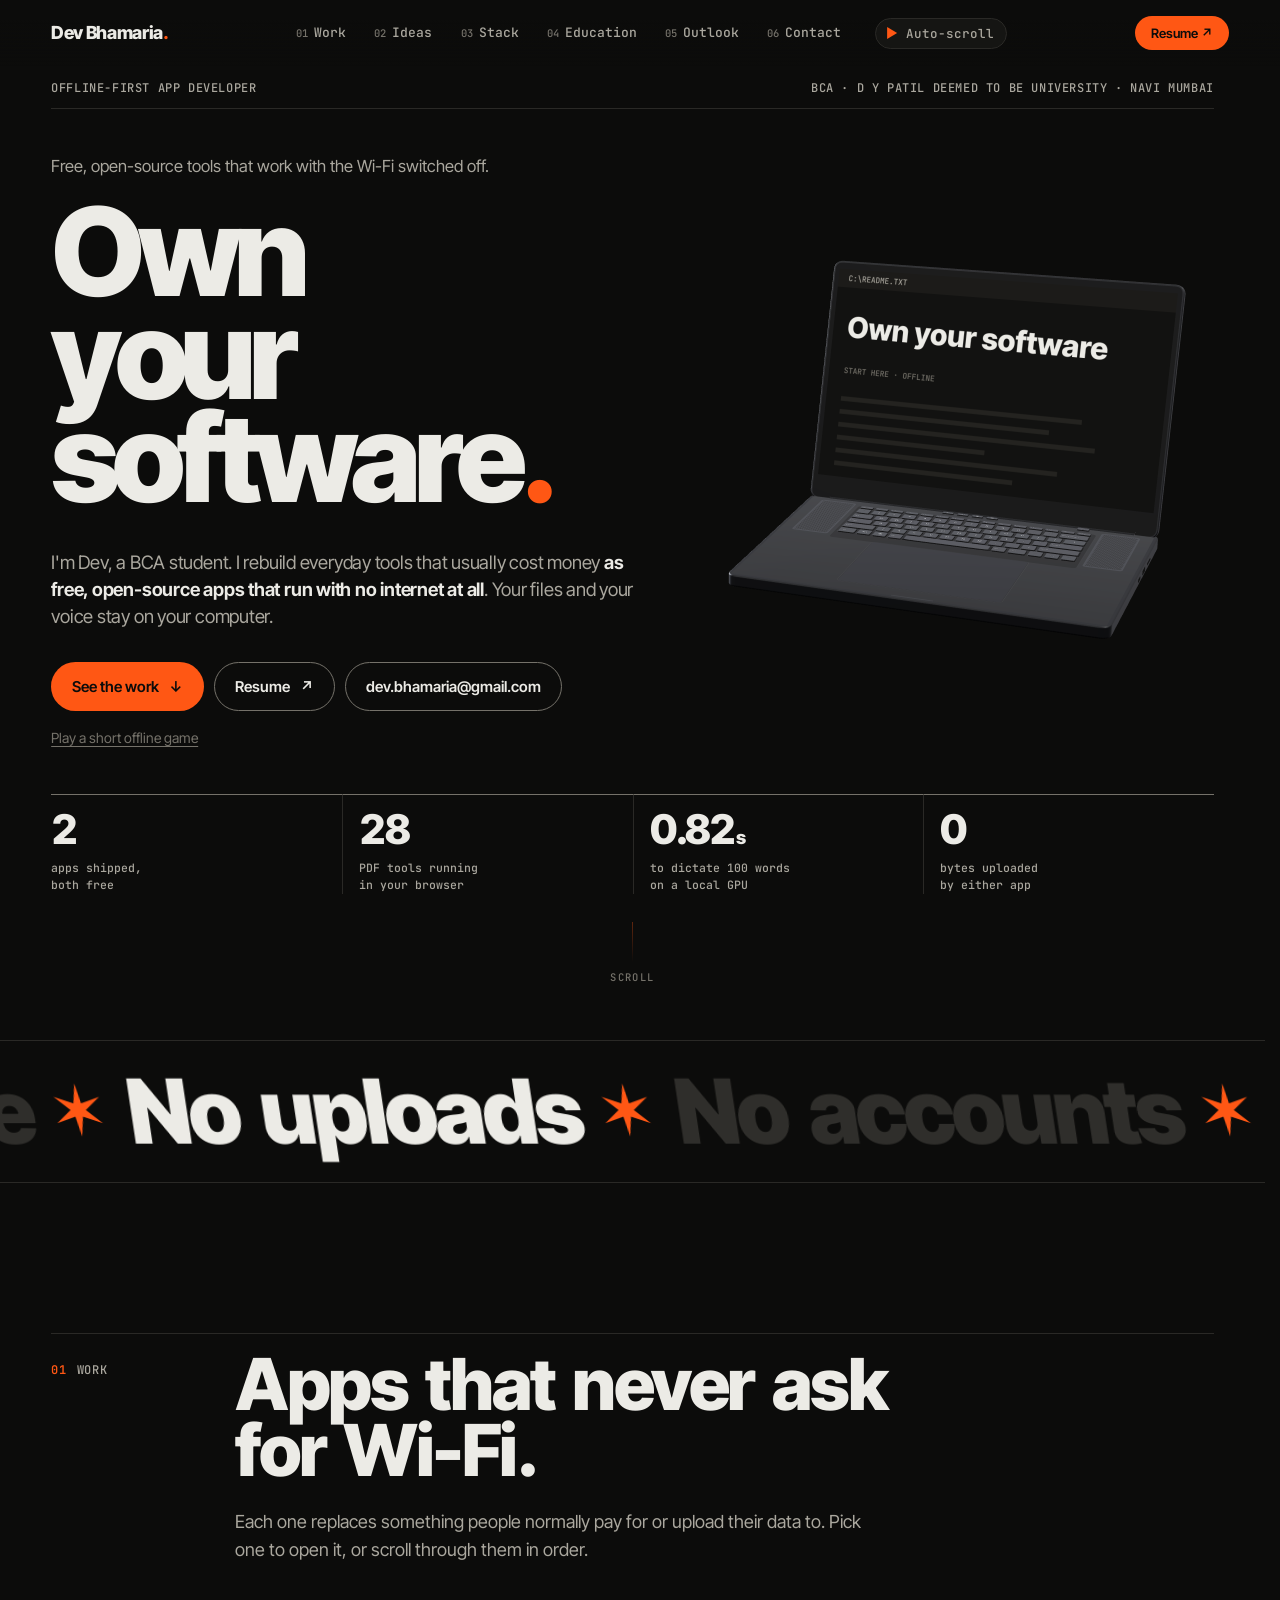
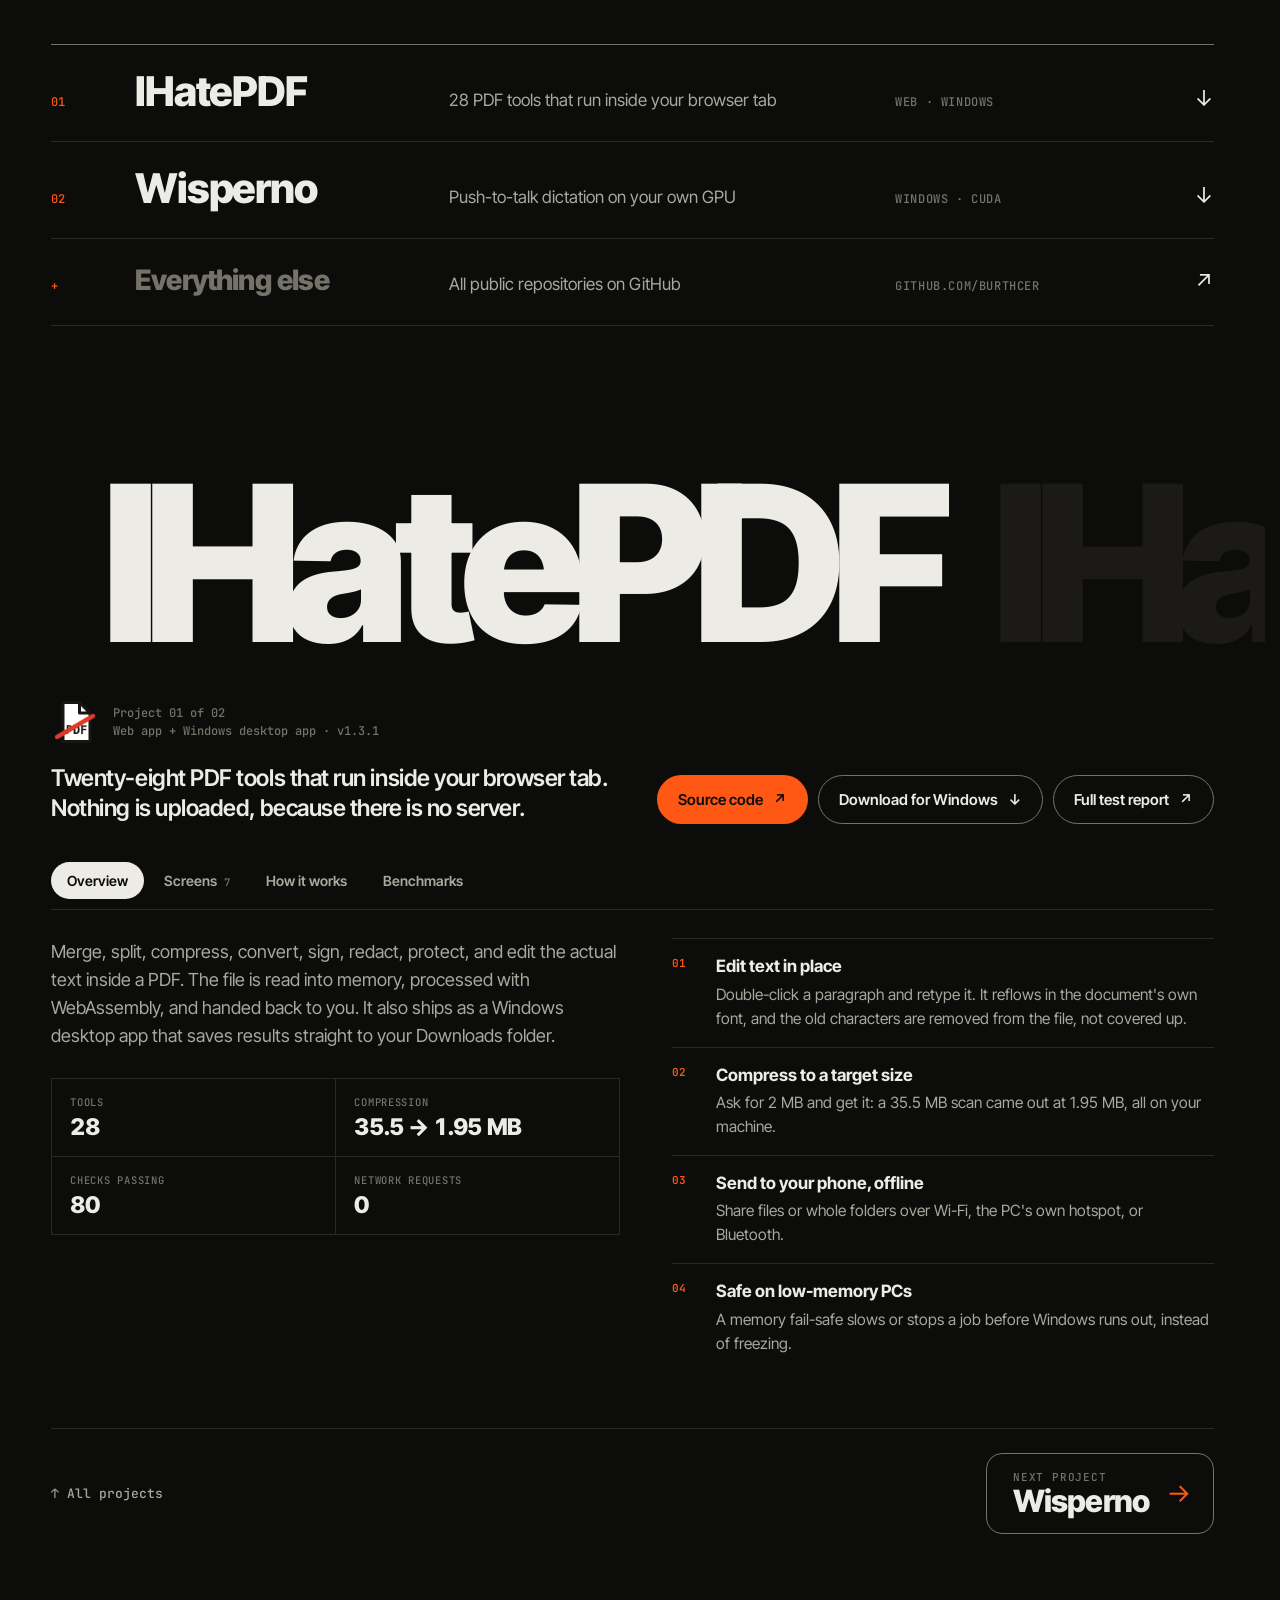
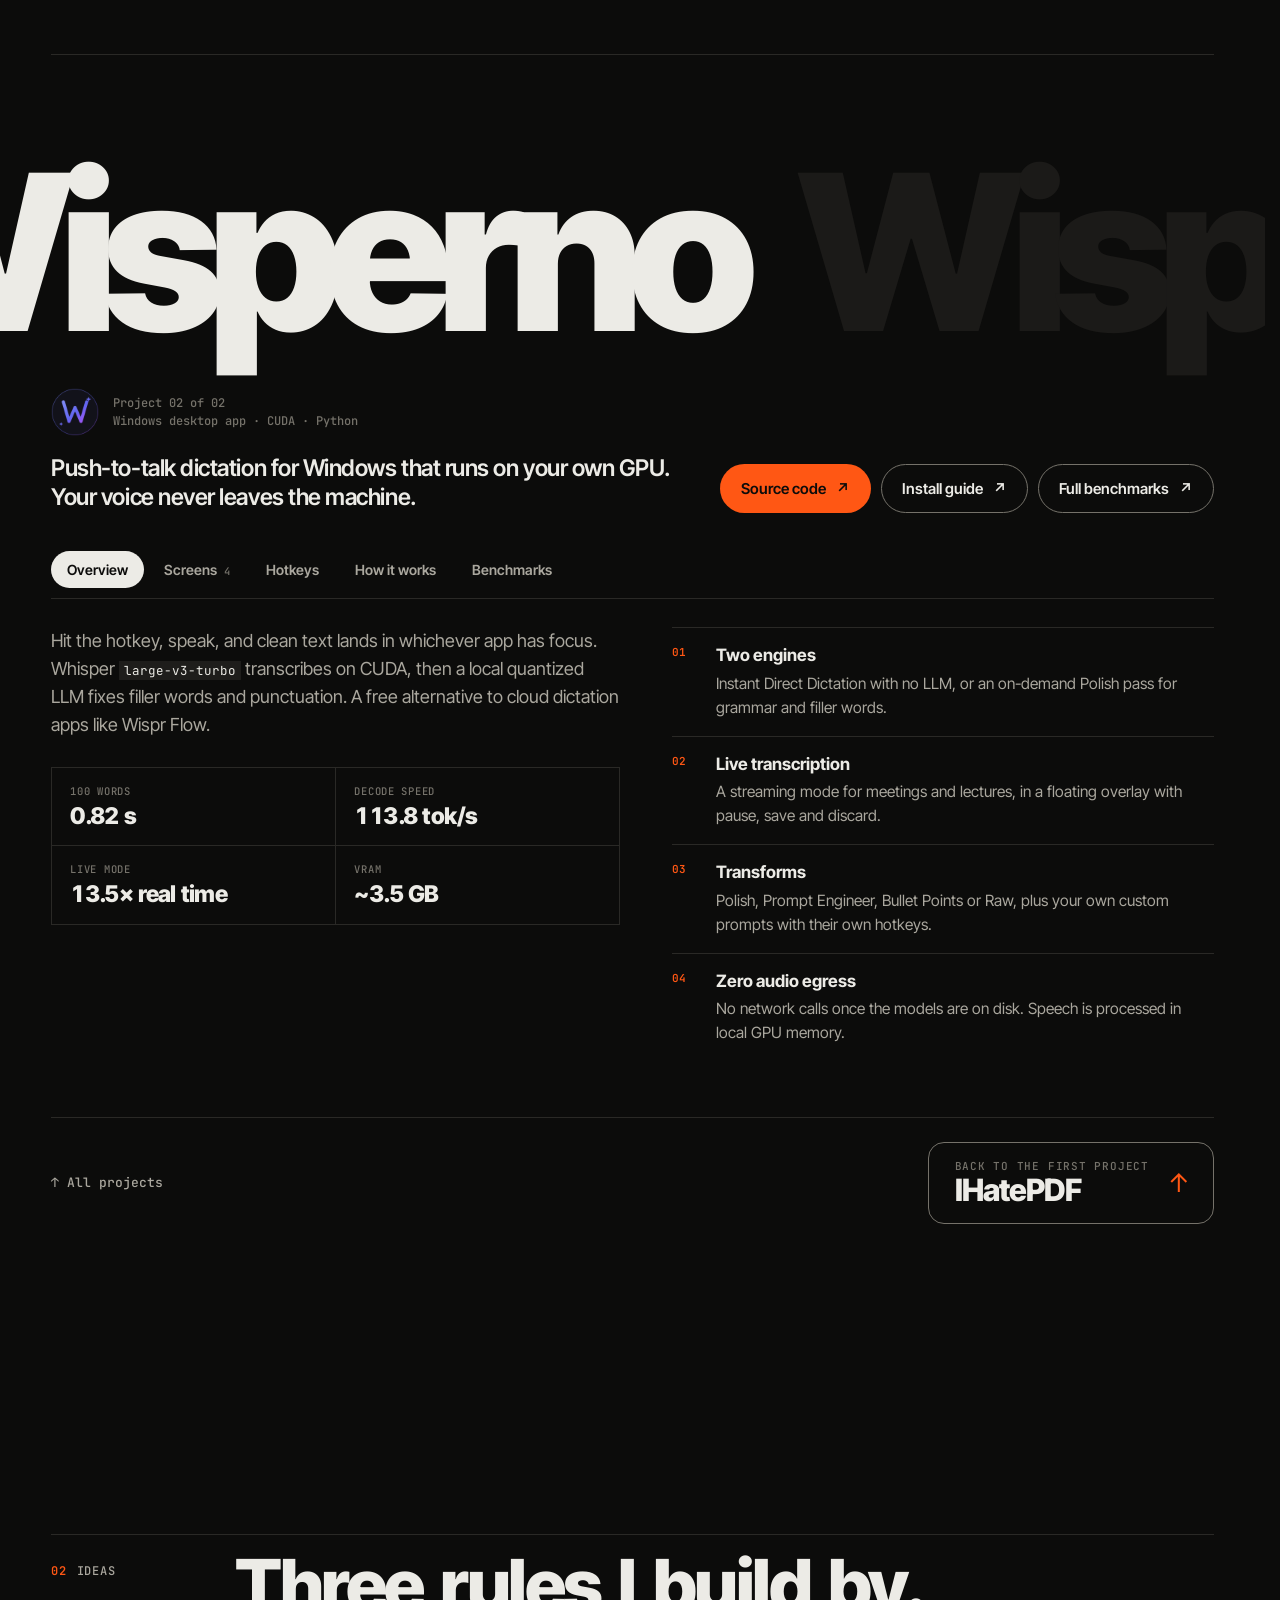
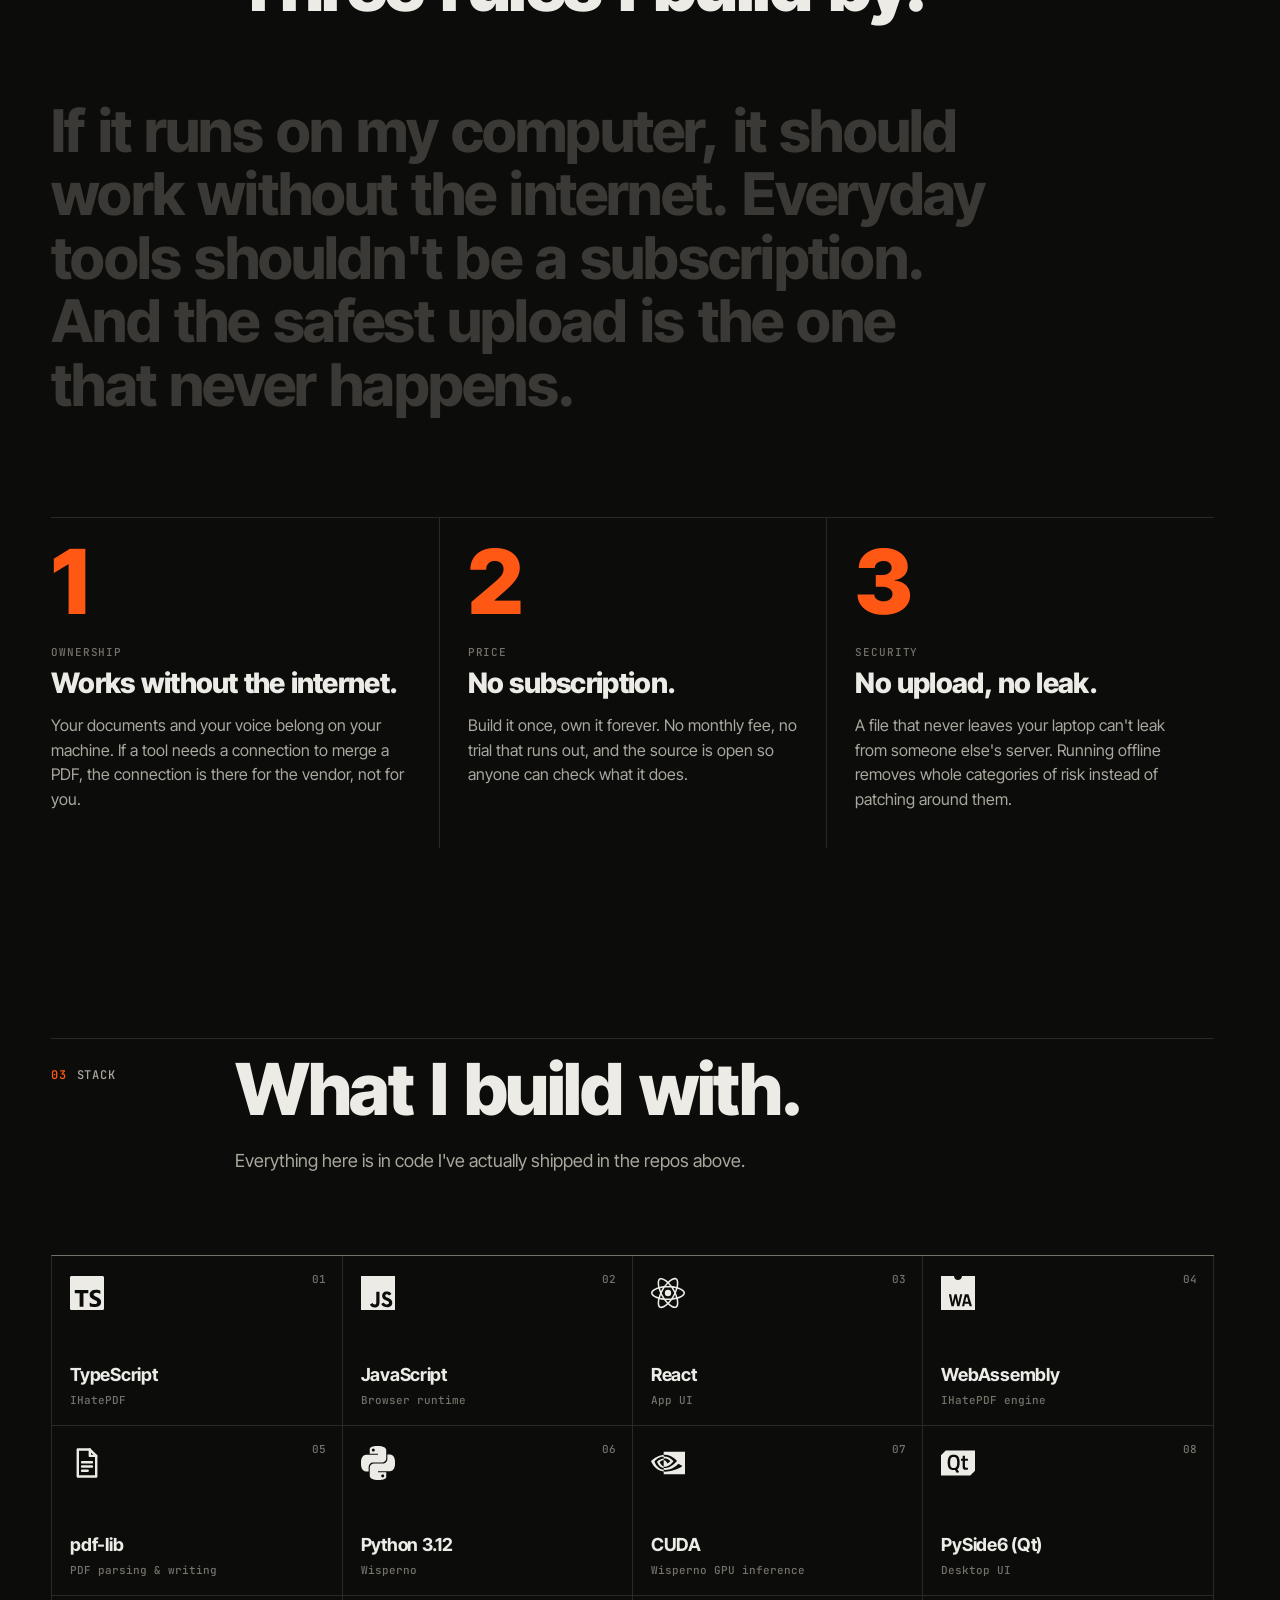
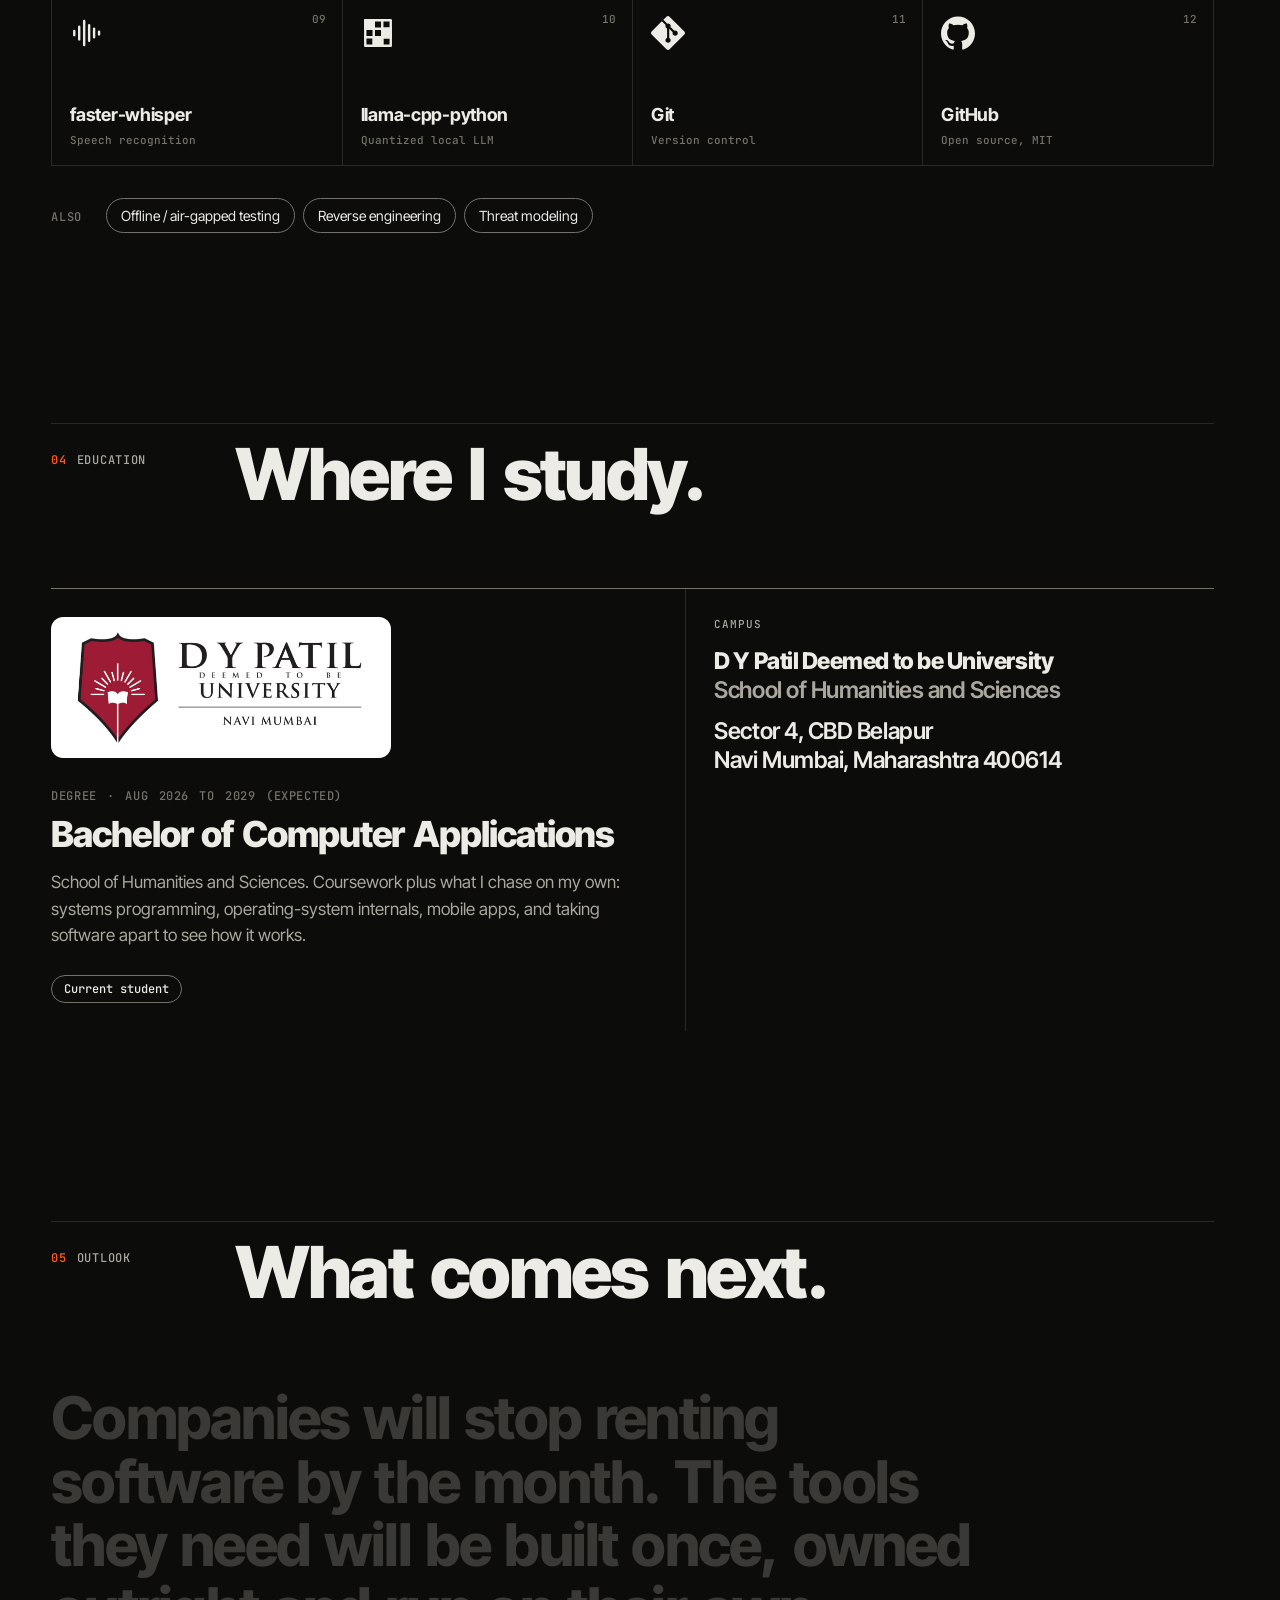
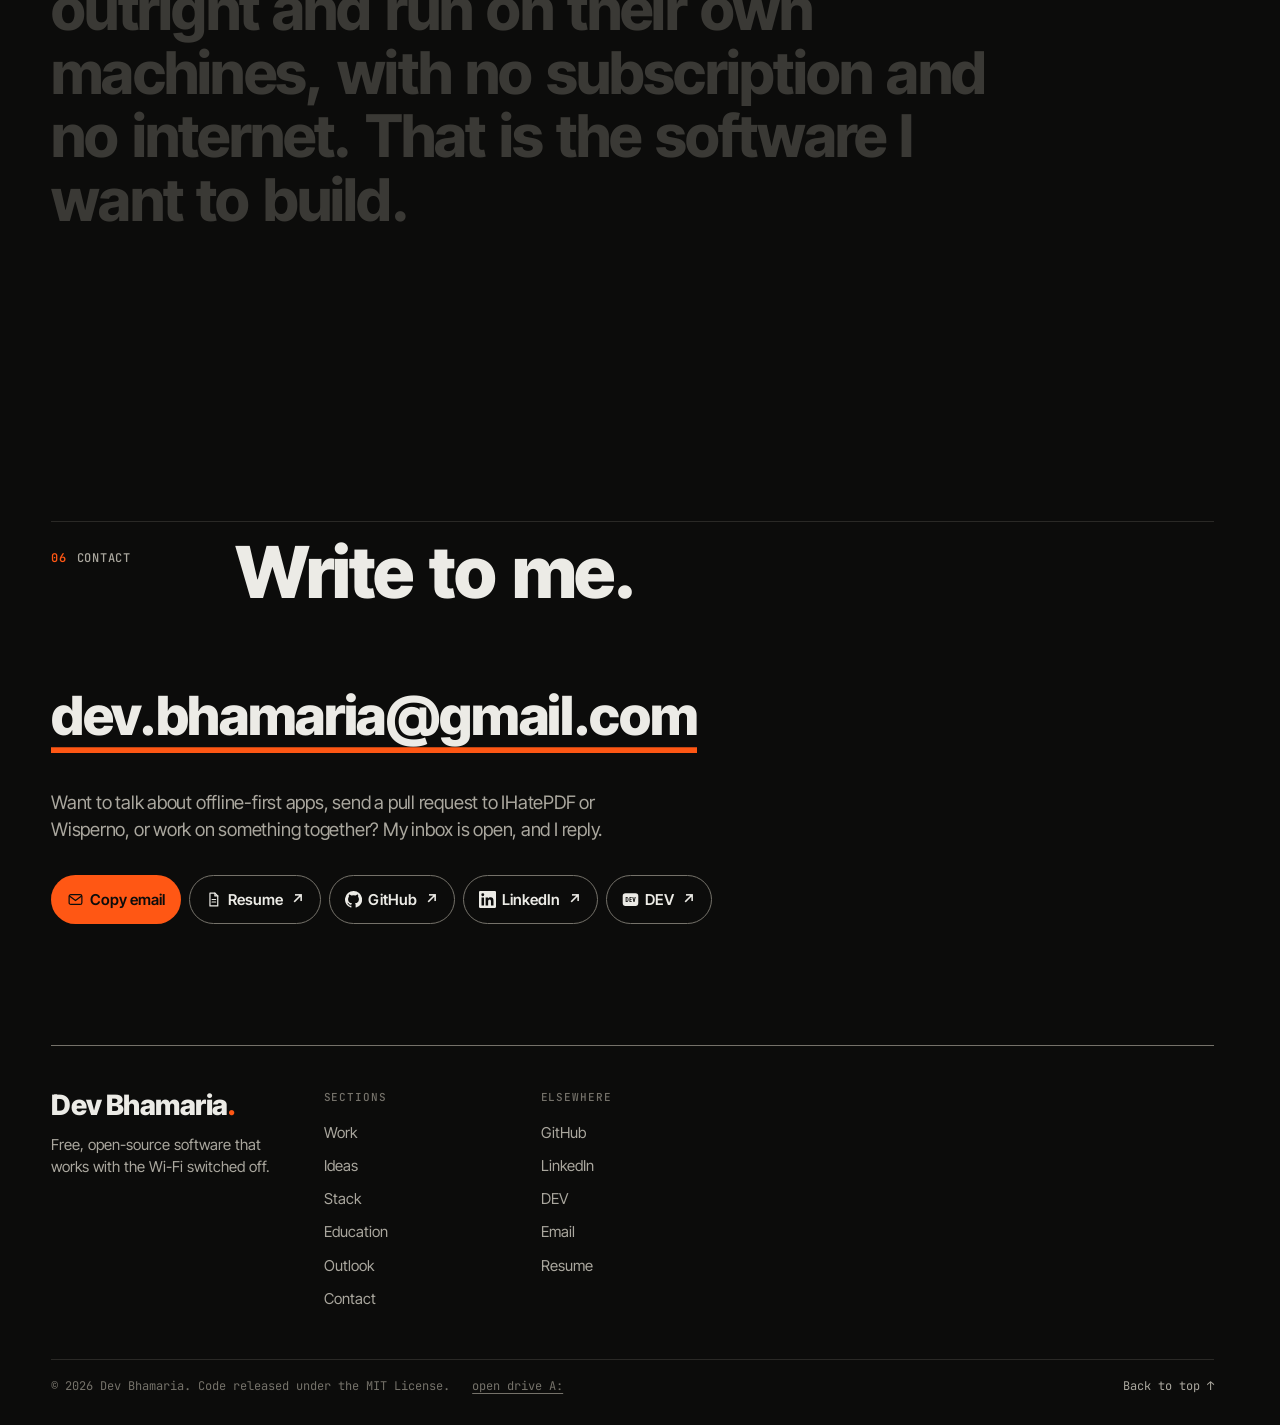
<file: index.html>
<!DOCTYPE html>
<html lang="en">
<head>
<meta charset="utf-8">
<meta name="viewport" content="width=device-width, initial-scale=1">
<title>Dev Bhamaria | Offline-first apps: IHatePDF and Wisperno</title>
<meta name="description" content="Dev Bhamaria is a BCA student who builds free, open-source apps that work with no internet: IHatePDF (28 PDF tools that never upload your file) and Wisperno (offline GPU dictation for Windows).">
<meta name="author" content="Dev Bhamaria">
<meta name="robots" content="index, follow, max-image-preview:large">
<link rel="canonical" href="https://devbhamaria.com/">
<meta name="theme-color" content="#0c0c0b">
<meta name="color-scheme" content="dark">
<meta property="og:type" content="profile">
<meta property="og:site_name" content="Dev Bhamaria">
<meta property="og:title" content="Dev Bhamaria | Offline-first apps: IHatePDF and Wisperno">
<meta property="og:description" content="Dev Bhamaria is a BCA student who builds free, open-source apps that work with no internet: IHatePDF (28 PDF tools that never upload your file) and Wisperno (offline GPU dictation for Windows).">
<meta property="og:url" content="https://devbhamaria.com/">
<meta property="og:image" content="https://devbhamaria.com/og-image.png?v=2">
<meta property="og:image:width" content="1200">
<meta property="og:image:height" content="630">
<meta property="og:image:alt" content="Dev Bhamaria: Own your software. A 3D laptop next to the headline.">
<meta property="og:locale" content="en_IN">
<meta name="twitter:card" content="summary_large_image">
<meta name="twitter:title" content="Dev Bhamaria | Offline-first apps: IHatePDF and Wisperno">
<meta name="twitter:description" content="Dev Bhamaria is a BCA student who builds free, open-source apps that work with no internet: IHatePDF (28 PDF tools that never upload your file) and Wisperno (offline GPU dictation for Windows).">
<meta name="twitter:image" content="https://devbhamaria.com/og-image.png?v=2">
<link rel="icon" href="favicon.svg" type="image/svg+xml">
<link rel="icon" href="favicon-32.png" type="image/png" sizes="32x32">
<link rel="apple-touch-icon" href="apple-touch-icon.png">
<link rel="manifest" href="site.webmanifest">
<script type="application/ld+json">
{
 "@context": "https://schema.org",
 "@graph": [
  {
   "@type": "Person",
   "@id": "https://devbhamaria.com/#dev",
   "name": "Dev Bhamaria",
   "alternateName": "Burthcer",
   "url": "https://devbhamaria.com/",
   "image": "https://devbhamaria.com/og-image.png?v=2",
   "email": "mailto:dev.bhamaria@gmail.com",
   "jobTitle": "Offline-first app developer",
   "description": "BCA student building free, open-source apps that run entirely on your own computer.",
   "address": {
    "@type": "PostalAddress",
    "addressLocality": "Navi Mumbai",
    "addressRegion": "Maharashtra",
    "addressCountry": "IN"
   },
   "alumniOf": {
    "@type": "CollegeOrUniversity",
    "name": "D Y Patil Deemed to be University",
    "url": "https://dypatil.edu/"
   },
   "knowsAbout": [
    "TypeScript",
    "Python",
    "WebAssembly",
    "CUDA",
    "React",
    "PySide6",
    "Electron",
    "Offline-first software",
    "Local AI inference",
    "PDF processing",
    "Speech recognition"
   ],
   "sameAs": [
    "https://github.com/Burthcer",
    "https://www.linkedin.com/in/dev-bhamaria-22b1503ab",
    "https://dev.to/burthcer"
   ]
  },
  {
   "@type": "WebSite",
   "@id": "https://devbhamaria.com/#site",
   "url": "https://devbhamaria.com/",
   "name": "Dev Bhamaria",
   "inLanguage": "en",
   "author": {
    "@id": "https://devbhamaria.com/#dev"
   }
  },
  {
   "@type": "SoftwareApplication",
   "name": "IHatePDF",
   "applicationCategory": "BusinessApplication",
   "operatingSystem": "Windows, Web browser",
   "softwareVersion": "1.3.1",
   "description": "28 PDF tools that run entirely in your browser or on Windows. Nothing is uploaded.",
   "url": "https://github.com/Burthcer/IHatePDF",
   "license": "https://opensource.org/licenses/MIT",
   "offers": {
    "@type": "Offer",
    "price": "0",
    "priceCurrency": "USD"
   },
   "author": {
    "@id": "https://devbhamaria.com/#dev"
   }
  },
  {
   "@type": "SoftwareApplication",
   "name": "Wisperno",
   "applicationCategory": "UtilitiesApplication",
   "operatingSystem": "Windows",
   "description": "Offline, GPU-accelerated push-to-talk dictation for Windows. No audio leaves the machine.",
   "url": "https://github.com/Burthcer/Wisperno",
   "license": "https://opensource.org/licenses/MIT",
   "offers": {
    "@type": "Offer",
    "price": "0",
    "priceCurrency": "USD"
   },
   "author": {
    "@id": "https://devbhamaria.com/#dev"
   }
  }
 ]
}
</script>
<link rel="stylesheet" href="assets/css/portfolio3d.css">
</head>
<body>
<a class="skip" href="#main">Skip to content</a>

<!-- boot sequence (removed by JS; hides itself after 5s if JS never runs) -->
<div class="boot" id="boot" aria-hidden="true">
  <pre class="boot-log"></pre>
  <div class="boot-row"><span>Dev Bhamaria &middot; Portfolio</span><span class="boot-pct">000</span></div>
  <div class="boot-bar"><i></i></div>
</div>

<div class="progress" aria-hidden="true"></div>
<canvas id="disk" aria-hidden="true"></canvas>
<!-- the laptop parks here after the hero; click to go back to the top -->
<button class="dock" id="dock" type="button" aria-label="Back to top" tabindex="-1">
  <span class="dock-slot" id="dockSlot"></span>
  <span class="dock-say" aria-hidden="true"><span class="drv">C:\</span><span id="capName">README.TXT</span><span class="cur"></span></span>
</button>

<!-- the browser on the device's screen at Contact: real HTML laid onto the 3D screen, so it is sharp, clickable and scrollable -->
<div class="phone-veil" id="phoneVeil" aria-hidden="true"></div>
<button class="phone-close" id="phoneClose" type="button" aria-label="Close phone"><svg viewBox="0 0 24 24" aria-hidden="true"><path d="M6 6l12 12M18 6 6 18"/></svg></button>
<div class="sui" id="sui" aria-label="Browser on the laptop screen" hidden>
  <div class="sui-tabs" role="tablist">
    <button type="button" role="tab" data-tab="mail" data-short="Gmail" aria-selected="false"><i class="fav fav-mail" aria-hidden="true"></i><span>New Message - Gmail</span></button>
    <button type="button" role="tab" data-tab="resume" data-short="Resume" aria-selected="false"><i class="fav fav-cv" aria-hidden="true">D</i><span>Resume | Dev Bhamaria</span></button>
    <button type="button" role="tab" data-tab="profile" data-short="GitHub" aria-selected="true"><i class="fav fav-gh" aria-hidden="true"></i><span>Burthcer &middot; GitHub</span></button>
    <button type="button" role="tab" data-tab="linkedin" data-short="LinkedIn" aria-selected="false"><i class="fav fav-li" aria-hidden="true">in</i><span>LinkedIn | Dev Bhamaria</span></button>
    <button type="button" role="tab" data-tab="devto" data-short="DEV" aria-selected="false"><i class="fav fav-dv" aria-hidden="true">DEV</i><span>DEV Community | Dev Bhamaria</span></button>
  </div>
  <div class="cm-status" aria-hidden="true"><span class="cm-time" data-clock>9:41</span><i class="cm-hole"></i><span class="cm-sys"><svg viewBox="0 0 24 16"><path d="M2 6.2a14 14 0 0 1 20 0M5 9.4a9.4 9.4 0 0 1 14 0M8.4 12.4a4.6 4.6 0 0 1 7.2 0"/></svg><svg viewBox="0 0 24 16"><path d="M3 13V11M8 13V8M13 13V5M18 13V2"/></svg><svg viewBox="0 0 28 16"><rect x="2" y="3" width="21" height="10" rx="2.5"/><path d="M25 6.5v3"/><rect class="fill" x="4" y="5" width="14" height="6" rx="1"/></svg></span></div>
  <div class="cm-bar">
    <div class="cm-url"><svg viewBox="0 0 16 16" aria-hidden="true"><rect x="3.5" y="7" width="9" height="6.5" rx="1.6"/><path d="M5.5 7V5.4a2.5 2.5 0 0 1 5 0V7"/></svg><span data-url>github.com/Burthcer</span></div>
    <button type="button" class="cm-count" data-cm="switcher" aria-label="Switch tabs"><span data-tabs-n>5</span></button>
    <button type="button" class="cm-more" data-cm="menu" aria-label="More options" aria-haspopup="true" aria-expanded="false"><svg viewBox="0 0 16 16" aria-hidden="true"><circle cx="8" cy="3" r="1.4"/><circle cx="8" cy="8" r="1.4"/><circle cx="8" cy="13" r="1.4"/></svg></button>
  </div>
  <div class="cm-pop" role="menu" hidden>
    <a role="menuitem" class="cm-item" data-open href="https://github.com/Burthcer" target="_blank" rel="noopener noreferrer">Open in your browser</a>
    <button role="menuitem" type="button" class="cm-item" data-cm="reload">Reload page</button>
    <button role="menuitem" type="button" class="cm-item" data-cm="close">Close phone</button>
  </div>
  <div class="cm-switcher" hidden>
    <div class="cm-sw-h"><b data-sw-title>5 tabs</b><button type="button" data-cm="sw-close">Done</button></div>
    <div class="cm-grid" data-grid></div>
  </div>
  <p class="cm-toast" hidden>Swipe the address bar to change tab</p>
  <div class="sui-bar">
    <button type="button" class="sui-ic" data-act="back" aria-label="Back" disabled><svg viewBox="0 0 16 16" aria-hidden="true"><path d="M9.5 3.5 5 8l4.5 4.5M5 8h8"/></svg></button>
    <button type="button" class="sui-ic" data-act="fwd" aria-label="Forward" disabled><svg viewBox="0 0 16 16" aria-hidden="true"><path d="M6.5 3.5 11 8l-4.5 4.5M11 8H3"/></svg></button>
    <button type="button" class="sui-ic" data-act="reload" aria-label="Reload"><svg viewBox="0 0 16 16" aria-hidden="true"><path d="M12.6 6A5 5 0 1 0 13 9.5M13 3v3h-3"/></svg></button>
    <span class="sui-url"><svg viewBox="0 0 16 16" aria-hidden="true"><rect x="4" y="7.2" width="8" height="5.8" rx="1.4"/><path d="M5.8 7.2V5.6a2.2 2.2 0 0 1 4.4 0v1.6"/></svg><span data-url>github.com/Burthcer</span></span>
    <a class="sui-open" data-open href="https://github.com/Burthcer" target="_blank" rel="noopener noreferrer">Open<svg viewBox="0 0 16 16" aria-hidden="true"><path d="M6 4h6v6M12 4l-7.5 7.5"/></svg></a>
  </div>
  <div class="sui-page gm" data-page="mail" hidden>
    <form class="gm-form" data-mail>
      <div class="gm-h">New Message</div>
      <div class="gm-row"><span>To</span><b class="gm-chip"><i aria-hidden="true">D</i>dev.bhamaria@gmail.com</b></div>
      <label class="gm-row"><span>Subject</span><input name="subject" value="Opportunity to work together" autocomplete="off"></label>
      <textarea name="body" rows="7" aria-label="Message">Hi Dev,

I came across your portfolio and liked your work on IHatePDF and Wisperno. We have an opening I think you would be a good fit for, and I would like to tell you more about it.

Are you free for a short call this week?

Best regards,
</textarea>
      <div class="gm-foot"><button type="submit">Send</button><small>Opens your own email app with this message. Nothing is sent from this page.</small></div>
    </form>
  </div>
  <div class="sui-page gh" data-page="profile">
<!-- gh:start -->
<div class="gh-top"><svg class="gh-mark" viewBox="0 0 16 16" aria-hidden="true"><path d="M8 0a8 8 0 0 0-2.53 15.59c.4.07.55-.17.55-.38v-1.33c-2.23.48-2.7-1.07-2.7-1.07-.36-.92-.89-1.17-.89-1.17-.73-.5.06-.49.06-.49.8.06 1.23.83 1.23.83.72 1.22 1.87.87 2.33.66.07-.52.28-.87.5-1.07-1.78-.2-3.65-.89-3.65-3.95 0-.87.31-1.59.82-2.15-.08-.2-.36-1.02.08-2.12 0 0 .67-.21 2.2.82a7.6 7.6 0 0 1 4 0c1.53-1.04 2.2-.82 2.2-.82.44 1.1.16 1.92.08 2.12.51.56.82 1.27.82 2.15 0 3.07-1.87 3.75-3.65 3.95.29.25.54.73.54 1.48v2.2c0 .21.15.46.55.38A8 8 0 0 0 8 0Z"/></svg></div>
    <div class="gh-prof"><img src="assets/projects/gh-avatar.png" alt="" width="64" height="64"><div><b>Dev Bhamaria</b><span>Burthcer &middot; 3 followers &middot; 2 following</span><span class="gh-bio">Open-source developer building free, offline-first software: IHatePDF, Wisperno. BCA student, Navi Mumbai.</span><span>Navi Mumbai, India</span></div><a class="gh-follow" href="https://github.com/Burthcer" target="_blank" rel="noopener noreferrer">Follow</a></div>
    <nav class="gh-tabs" aria-label="GitHub profile"><button type="button" data-gh="overview" aria-current="page">Overview</button><button type="button" data-gh="repos">Repositories <em>6</em></button></nav>
    <div class="gh-view" data-gh-view="overview"><article class="gh-readme"><div class="gh-readme-h">Burthcer / README.md</div>
<h1>Hi, I&#39;m Dev 👋</h1>
<p>I&#39;m a first-year BCA student in Navi Mumbai. I build free, open-source software that works offline: no uploads, no accounts, no subscriptions.</p>
<h2>🚀 Projects</h2>
<p><strong><a target="_blank" rel="noopener noreferrer" href="https://github.com/Burthcer/IHatePDF">IHatePDF</a></strong> (v1.3.1, still in progress)</p>
<p>28 PDF tools that run in the browser or as a Windows app. Files are processed locally with WebAssembly, so nothing is uploaded. In testing, a 35.5 MB scan compressed to 1.95 MB. The <a target="_blank" rel="noopener noreferrer" href="https://github.com/Burthcer/IHatePDF/blob/main/docs/TEST_REPORT.md">test report</a> lists 80 passing checks and 0 network requests.</p>
<p><strong><a target="_blank" rel="noopener noreferrer" href="https://github.com/Burthcer/Wisperno">Wisperno</a></strong></p>
<p>Offline push-to-talk dictation for Windows. Whisper large-v3-turbo runs on a local GPU, and a small local model cleans up the text. On my RTX 4070 Laptop GPU (8 GB) the default preset takes about 0.82 s per 100 words and uses about 3.5 GB of VRAM. Methods and all presets are in the <a target="_blank" rel="noopener noreferrer" href="https://github.com/Burthcer/Wisperno/blob/main/BENCHMARKS.md">benchmarks</a>.</p>
<p><strong>Smaller projects</strong></p>
<ul>
<li><a target="_blank" rel="noopener noreferrer" href="https://github.com/Burthcer/unidoc-vault">UniDoc Vault</a>: client-side document compression and encryption for university admission uploads.</li>
<li><a target="_blank" rel="noopener noreferrer" href="https://github.com/Burthcer/Python-Html-Cheat-Sheet">Python Cheat Sheet Central</a>: an offline-capable PWA dashboard of Python cheat sheets.</li>
</ul>
<h2>🛠️ Built with</h2>
<ul>
<li><strong>Languages:</strong> TypeScript, JavaScript, Python</li>
<li><strong>Web:</strong> React, Vite, Tailwind CSS, WebAssembly, pdf-lib, pdf.js</li>
<li><strong>Desktop:</strong> Electron, PySide6</li>
<li><strong>Local AI:</strong> faster-whisper, llama.cpp, CUDA</li>
</ul>
<h2>🌱 What I&#39;m working on</h2>
<ul>
<li>Keeping IHatePDF going: more tools, lower memory use, more tests.</li>
<li>Writing up how I test things. Latest: <a target="_blank" rel="noopener noreferrer" href="https://dev.to/burthcer/what-happened-when-i-ran-my-pdf-tools-on-a-pc-with-1-gb-of-memory-3in7">What happened when I ran my PDF tools on a PC with 1 GB of memory</a></li>
</ul>
<h2>📫 Let&#39;s connect</h2>
<p><a class="gh-badge" target="_blank" rel="noopener noreferrer" href="https://devbhamaria.com"><b>WEBSITE</b><span>DEVBHAMARIA.COM</span></a></p>
<p><a class="gh-badge" target="_blank" rel="noopener noreferrer" href="https://www.linkedin.com/in/dev-bhamaria-22b1503ab"><b>LINKEDIN</b><span>DEV BHAMARIA</span></a></p>
<p><a class="gh-badge" target="_blank" rel="noopener noreferrer" href="https://dev.to/burthcer"><b>DEV.TO</b><span>BURTHCER</span></a></p>
<p><a class="gh-badge" target="_blank" rel="noopener noreferrer" href="mailto:dev.bhamaria@gmail.com"><b>EMAIL</b><span>DEV.BHAMARIA@GMAIL.COM</span></a></p>
</article></div>
    <div class="gh-view" data-gh-view="repos" hidden><div class="gh-repos-h"><b>6</b> repositories</div><ul class="gh-repos">
<li class="gh-repo"><div class="gh-repo-h"><a target="_blank" rel="noopener noreferrer" href="https://github.com/Burthcer/Burthcer">Burthcer</a><span class="gh-vis">Public</span></div><p>Profile README</p><div class="gh-meta"><span>Updated Oct 12</span></div></li>
<li class="gh-repo"><div class="gh-repo-h"><a target="_blank" rel="noopener noreferrer" href="https://github.com/Burthcer/portfolio">portfolio</a><span class="gh-vis">Public</span></div><p>Dev Bhamaria's portfolio site</p><div class="gh-meta"><span><i class="gh-lang l-js"></i>JavaScript</span><span>Updated Oct 12</span></div></li>
<li class="gh-repo"><div class="gh-repo-h"><a target="_blank" rel="noopener noreferrer" href="https://github.com/Burthcer/IHatePDF">IHatePDF</a><span class="gh-vis">Public</span></div><p>100% client-side, zero-server PDF toolkit (28 tools): merge, split, protect, convert, redact. No uploads, no backend, no telemetry.</p><div class="gh-meta"><span><i class="gh-lang l-ts"></i>TypeScript</span><span>MIT License</span><span>Updated Sep 30</span></div></li>
<li class="gh-repo"><div class="gh-repo-h"><a target="_blank" rel="noopener noreferrer" href="https://github.com/Burthcer/Wisperno">Wisperno</a><span class="gh-vis">Public</span></div><p>100% offline, GPU-accelerated push-to-talk dictation for Windows: local Whisper + local LLM, zero cloud.</p><div class="gh-meta"><span><i class="gh-lang l-py"></i>Python</span><span>MIT License</span><span>Updated Sep 9</span></div></li>
<li class="gh-repo"><div class="gh-repo-h"><a target="_blank" rel="noopener noreferrer" href="https://github.com/Burthcer/Python-Html-Cheat-Sheet">Python-Html-Cheat-Sheet</a><span class="gh-vis">Public</span></div><p>Offline-capable, themeable PWA dashboard of Python cheat sheets covering basics through Django, Pygame, and Git.</p><div class="gh-meta"><span><i class="gh-lang l-html"></i>HTML</span><span>MIT License</span><span>Updated Sep 4</span></div></li>
<li class="gh-repo"><div class="gh-repo-h"><a target="_blank" rel="noopener noreferrer" href="https://github.com/Burthcer/unidoc-vault">unidoc-vault</a><span class="gh-vis">Public</span></div><p>Client-side document compression &amp; encryption vault for university admission uploads, built with Next.js, React, and TypeScript.</p><div class="gh-meta"><span><i class="gh-lang l-ts"></i>TypeScript</span><span>MIT License</span><span>Updated Sep 4</span></div></li>
</ul></div>
<!-- gh:end -->
  </div>
  <div class="sui-page cv" data-page="resume" hidden><iframe data-src="resume.html" title="Resume" loading="lazy"></iframe></div>
  <div class="sui-page li" data-page="linkedin" hidden>
<!-- li:start -->
    <div class="li-top"><i class="li-logo" aria-hidden="true">in</i></div>
    <div class="li-card">
      <div class="li-band"></div>
      <svg class="li-av" viewBox="0 0 64 64" aria-hidden="true"><circle cx="32" cy="32" r="32" fill="#2b3036"/><circle cx="32" cy="25" r="10" fill="#6b7c8f"/><path d="M12 56c2-12 11-17 20-17s18 5 20 17z" fill="#8aa0b6"/></svg>
      <div class="li-body">
        <div class="li-name"><h1>Dev Bhamaria</h1><span>He/Him</span></div>
        <p class="li-head">Open-source developer building free, offline-first software | IHatePDF, Wisperno</p>
        <p class="li-loc">Navi Mumbai, Maharashtra, India</p>
        <p class="li-school">DY Patil Deemed To Be University Of Humanities And Sciences</p>
        <div class="li-act"><a class="li-btn" href="https://www.linkedin.com/in/dev-bhamaria-22b1503ab" target="_blank" rel="noopener noreferrer">Connect</a><a class="li-btn ghost" href="https://www.linkedin.com/in/dev-bhamaria-22b1503ab" target="_blank" rel="noopener noreferrer">View full profile</a></div>
      </div>
    </div>
    <section class="li-card li-sec"><h2>About</h2>
      <p>I build free, open-source software that runs entirely on your own machine: no uploads, no accounts, no subscriptions.</p>
      <p>IHatePDF is a set of 28 PDF tools (merge, split, compress, sign, redact, edit text in place and more) that run in the browser, or as a Windows app. Nothing is sent to a server. In testing, a 35.5 MB scan compressed to 1.95 MB at a 2 MB target. Its test report lists 80 passing checks and 0 network requests.</p>
      <p>Wisperno is offline push-to-talk dictation for Windows. It runs Whisper large-v3-turbo on a local GPU and cleans up the text with a small local model. On my RTX 4070 Laptop GPU it takes about 0.82 s per 100 words.</p>
      <p>I'm a first-year BCA student at D Y Patil Deemed to be University, Navi Mumbai. I like measuring things and publishing the results, so each project links to its test report or benchmarks.</p>
      <p>Both projects are MIT-licensed. I'm open to collaborating on open-source projects and always learning.</p>
      <p class="li-links">Work: <a href="https://devbhamaria.com" target="_blank" rel="noopener noreferrer">devbhamaria.com</a> | Code: <a href="https://github.com/Burthcer" target="_blank" rel="noopener noreferrer">github.com/Burthcer</a> | Email: dev.bhamaria@gmail.com</p>
    </section>
    <section class="li-card li-sec"><h2>Featured</h2>
      <div class="li-feat">
        <a href="https://devbhamaria.com" target="_blank" rel="noopener noreferrer"><b>Dev Bhamaria: portfolio</b><span>My projects, resume and contact details. Offline-first apps: IHatePDF and Wisperno.</span><small>devbhamaria.com</small></a>
        <a href="https://github.com/Burthcer/Wisperno" target="_blank" rel="noopener noreferrer"><b>Wisperno: offline push-to-talk dictation</b><span>Whisper runs on a local GPU for dictation on Windows. About 0.82 s per 100 words on an RTX 4070 Laptop GPU. Open source (MIT).</span><small>GitHub</small></a>
        <a href="https://github.com/Burthcer/IHatePDF" target="_blank" rel="noopener noreferrer"><b>IHatePDF: 28 offline PDF tools</b><span>PDF tools that run in the browser or as a Windows app. Nothing is uploaded. Open source (MIT).</span><small>GitHub</small></a>
      </div>
    </section>
    <section class="li-card li-sec"><h2>Activity</h2><p class="li-sub">4 followers</p>
      <article class="li-post"><p>I wrote up how I tested IHatePDF on small machines. In version 1.3.0, Compress stopped on every scan at a 1 GB memory budget. In 1.3.1, a 500 MB scan compresses to 38.4 MB in about two minutes on the same budget.</p><p>The article also lists what still breaks. What surprised me was how much memory the app used. Next time I would design for low memory from the first day.</p><a class="li-link" href="https://dev.to/burthcer/what-happened-when-i-ran-my-pdf-tools-on-a-pc-with-1-gb-of-memory-3in7" target="_blank" rel="noopener noreferrer"><b>What happened when I ran my PDF tools on a PC with 1 GB of memory</b><small>dev.to</small></a></article>
      <article class="li-post"><p>Hi, I'm Dev, a first-year BCA student in Navi Mumbai. I build free, open-source software that works offline.</p><p>Two projects so far: IHatePDF (v1.3.1, still in progress), 28 PDF tools that run in your browser with nothing uploaded; and Wisperno, push-to-talk dictation that runs Whisper on a local GPU, about 0.82 s per 100 words on my RTX 4070 Laptop GPU.</p><p>Both are MIT-licensed. More at devbhamaria.com</p><a class="li-link" href="https://github.com/Burthcer/IHatePDF" target="_blank" rel="noopener noreferrer"><b>GitHub: Burthcer/IHatePDF, a 100% client-side, zero-server PDF toolkit</b><small>github.com</small></a></article>
    </section>
    <section class="li-card li-sec"><h2>Education</h2>
      <b class="li-t">DY Patil Deemed To Be University Of Humanities And Sciences</b>
      <p class="li-sub">Bachelor Of Computer Applications (BCA), Information Technology<br>Aug 2026 to Dec 2029</p>
      <p>First-year student. Building open-source, offline-first software alongside my coursework: IHatePDF and Wisperno.</p>
    </section>
    <section class="li-card li-sec"><h2>Projects</h2>
      <article class="li-proj"><b class="li-t">IHatePDF</b>
        <p>28 PDF tools that run in the browser tab or as a Windows desktop app. Files are processed locally with WebAssembly, so nothing is uploaded. Includes in-place text editing, compression to a target size (35.5 MB to 1.95 MB in testing), offline file sharing to a phone, and a memory fail-safe for low-RAM PCs. v1.3.1; 80 checks passing in the published test report.</p>
        <p class="li-sub">Built with: TypeScript, React, Vite, Tailwind, pdf-lib, pdf.js, WebAssembly, Electron.</p>
        <p class="li-sub">Open source (MIT licence). Code: <a href="https://github.com/Burthcer/IHatePDF" target="_blank" rel="noopener noreferrer">github.com/Burthcer/IHatePDF</a></p></article>
      <article class="li-proj"><b class="li-t">Wisperno</b>
        <p>Offline push-to-talk dictation for Windows. Whisper large-v3-turbo runs on a local CUDA GPU, with a quantized Qwen2.5-1.5B model for text cleanup. Measured on an RTX 4070 Laptop GPU (8 GB): about 0.82 s per 100 words, about 3.5 GB VRAM. Includes a live transcription mode.</p>
        <p class="li-sub">Built with: Python 3.12, PySide6, CUDA, faster-whisper, llama-cpp-python.</p>
        <p class="li-sub">Open source (MIT licence; third-party models keep their own licences). Code: <a href="https://github.com/Burthcer/Wisperno" target="_blank" rel="noopener noreferrer">github.com/Burthcer/Wisperno</a></p></article>
    </section>
    <section class="li-card li-sec"><h2>Languages</h2><p><b class="li-t">English</b></p><p><b class="li-t">Hindi</b></p></section>
<!-- li:end -->
  </div>
  <div class="sui-page dv" data-page="devto" hidden>
<!-- dv:start -->
<div class="dv-top"><i class="dv-logo" aria-hidden="true">DEV</i></div>
    <div class="dv-card"><div class="dv-band"></div><img class="dv-av" src="assets/projects/devto-avatar.webp" alt="" width="64" height="64">
      <div class="dv-head"><h1>Dev Bhamaria</h1><a class="dv-follow" href="https://dev.to/burthcer" target="_blank" rel="noopener noreferrer">Follow</a></div>
      <p class="dv-sum">Open-source developer building free, offline-first software: IHatePDF and Wisperno. First-year BCA student in Navi Mumbai.</p>
      <p class="dv-meta"><span>Navi Mumbai, India</span><span>Joined on Oct 11, 2026</span><a target="_blank" rel="noopener noreferrer" href="https://devbhamaria.com">devbhamaria.com</a></p>
    </div>
    <div class="dv-cols"><aside class="dv-side">
      <h2>Education</h2><p>D Y Patil Deemed to be University (BCA, Aug 2026 to 2029)</p>
      <h2>Currently hacking on</h2><p>IHatePDF, an offline PDF toolkit that runs in the browser</p>
      <h2>Available for</h2><p>Collaborating on open-source projects</p>
      <p class="dv-count"><b>1</b> post published</p>
    </aside><ul class="dv-posts">
<li class="dv-post"><a target="_blank" rel="noopener noreferrer" href="https://dev.to/burthcer/what-happened-when-i-ran-my-pdf-tools-on-a-pc-with-1-gb-of-memory-3in7"><b>What happened when I ran my PDF tools on a PC with 1 GB of memory</b></a><div class="dv-tags"><span>#opensource</span><span>#webdev</span><span>#testing</span><span>#pdf</span></div><small>Oct 11 &middot; 2 min read</small></li>
</ul></div>
<!-- dv:end -->
  </div>
</div>

<header class="nav">
  <a class="brand mag" href="#top">Dev Bhamaria<i>.</i></a>
  <button class="nav-menu" type="button" aria-expanded="false" aria-controls="navlinks" aria-label="Open sections menu"><svg viewBox="0 0 24 24" aria-hidden="true"><path class="l1" d="M5 9h14"/><path class="l3" d="M5 15h14"/></svg></button>
  <nav aria-label="Sections" id="navlinks">
    <a href="#work" data-nav><b>01</b>Work</a>
    <a href="#ideas" data-nav><b>02</b>Ideas</a>
    <a href="#stack" data-nav><b>03</b>Stack</a>
    <a href="#education" data-nav><b>04</b>Education</a>
    <a href="#outlook" data-nav><b>05</b>Outlook</a>
    <a href="#contact" data-nav><b>06</b>Contact</a>
    <button class="nav-tour" id="tour" type="button" aria-pressed="false" title="A guided walk through the site. Scroll, press a key or tap to take over.">
      <span class="as-ic" aria-hidden="true"><i></i><i></i></span><span class="as-l">Auto-scroll</span>
    </button>
  </nav>
  <a class="nav-resume mag" href="resume.html" data-resume>Resume <span aria-hidden="true">&nearr;</span></a>
</header>

<main id="main">

  <!-- 00 Intro -->
  <section class="hero" id="top" data-stop data-file="README.TXT" data-sub="Own your software" data-tags="START HERE · OFFLINE" aria-labelledby="hero-h">
    <div class="hero-top reveal"><span>Offline-first app developer</span><span>BCA &middot; D Y Patil Deemed to be University &middot; Navi Mumbai</span></div>
    <div class="hero-main">
      <p class="hero-sub reveal">Free, open-source tools that work with the Wi-Fi switched off.</p>
      <h1 id="hero-h" data-split="chars"><span class="l">Own</span> <span class="l">your</span> <span class="l">software<span class="stop">.</span></span></h1>
      <div class="hero-body">
        <p class="lede reveal">I'm Dev, a BCA student. I rebuild everyday tools that usually cost money <strong>as free, open-source apps that run with no internet at all</strong>. Your files and your voice stay on your computer.</p>
        <div class="ctas reveal">
          <a class="btn solid mag" href="#work">See the work <span aria-hidden="true">&darr;</span></a>
          <a class="btn mag" href="resume.html" data-resume>Resume <span aria-hidden="true">&nearr;</span></a>
          <button class="btn mag" type="button" data-copy="dev.bhamaria@gmail.com" aria-label="Copy email address dev.bhamaria@gmail.com"><span data-copy-label>dev.bhamaria@gmail.com</span></button>
        </div>
        <button class="play-hint reveal" type="button" data-play>Play a short offline game</button>
      </div>
      <div class="hero-stage" id="heroStage" aria-hidden="true"></div>
    </div>
    <div class="facts reveal" role="list">
      <div class="fact" role="listitem"><b><span data-count="2">2</span></b><span>apps shipped,<br>both free</span></div>
      <div class="fact" role="listitem"><b><span data-count="28">28</span></b><span>PDF tools running<br>in your browser</span></div>
      <div class="fact" role="listitem"><b><span data-count="0.82">0.82</span><small>s</small></b><span>to dictate 100 words<br>on a local GPU</span></div>
      <div class="fact" role="listitem"><b><span data-count="0">0</span></b><span>bytes uploaded<br>by either app</span></div>
    </div>
    <div class="cue" aria-hidden="true"><span></span>Scroll</div>
  </section>

  <div class="marquee" aria-hidden="true">
    <div class="marquee-track">
      <span>No uploads <i>&#10038;</i></span><span class="o">No accounts <i>&#10038;</i></span><span>No subscriptions <i>&#10038;</i></span><span class="o">Works offline <i>&#10038;</i></span>
      <span>No uploads <i>&#10038;</i></span><span class="o">No accounts <i>&#10038;</i></span><span>No subscriptions <i>&#10038;</i></span><span class="o">Works offline <i>&#10038;</i></span>
    </div>
  </div>

  <!-- 01 Work -->
  <section class="sec" id="work" aria-labelledby="work-h">
    <header class="sec-head">
      <div class="sec-num reveal"><b>01</b><span>Work</span></div>
      <h2 id="work-h" data-split>Apps that never ask for Wi-Fi.</h2>
      <p class="reveal">Each one replaces something people normally pay for or upload their data to. Pick one to open it, or scroll through them in order.</p>
    </header>

    <!-- project index: one row per project -->
    <ol class="pindex">
      <li class="reveal"><a href="#ihatepdf"><span class="n">01</span><span class="t">IHatePDF</span><span class="d">28 PDF tools that run inside your browser tab</span><span class="k">Web &middot; Windows</span><span class="a" aria-hidden="true">&darr;</span></a></li>
      <li class="reveal"><a href="#wisperno"><span class="n">02</span><span class="t">Wisperno</span><span class="d">Push-to-talk dictation on your own GPU</span><span class="k">Windows &middot; CUDA</span><span class="a" aria-hidden="true">&darr;</span></a></li>
      <li class="reveal more"><a href="https://github.com/Burthcer?tab=repositories" target="_blank" rel="noopener noreferrer"><span class="n">+</span><span class="t">Everything else</span><span class="d">All public repositories on GitHub</span><span class="k">github.com/Burthcer</span><span class="a" aria-hidden="true">&nearr;</span></a></li>
    </ol>

    <!-- ============ IHatePDF ============ -->
    <article class="proj" id="ihatepdf" data-stop data-file="IHATEPDF.EXE" data-repo="Burthcer/IHatePDF" data-desc="Twenty-eight PDF tools that run inside your browser tab. Nothing is uploaded, because there is no server." data-sub="28 PDF tools, no upload" data-tags="WASM · MIT · v1.3.1" aria-labelledby="ihp-h">
      <div class="proj-name" data-slide="4 -14"><h3 id="ihp-h">IHatePDF</h3><span class="o" aria-hidden="true">IHatePDF</span></div>
      <header class="proj-head reveal">
        <div class="proj-id"><img src="assets/projects/ihatepdf-icon.png" alt="" width="48" height="48"><span>Project 01 of 02<br>Web app + Windows desktop app &middot; v1.3.1</span></div>
        <p class="proj-pitch">Twenty-eight PDF tools that run inside your browser tab. Nothing is uploaded, because there is no server.</p>
        <div class="proj-actions">
          <a class="btn solid mag" href="https://github.com/Burthcer/IHatePDF" target="_blank" rel="noopener noreferrer">Source code <span aria-hidden="true">&nearr;</span></a>
          <a class="btn mag" href="https://github.com/Burthcer/IHatePDF/releases/latest" target="_blank" rel="noopener noreferrer">Download for Windows <span aria-hidden="true">&darr;</span></a>
          <a class="btn mag" href="https://github.com/Burthcer/IHatePDF/blob/main/docs/TEST_REPORT.md" target="_blank" rel="noopener noreferrer">Full test report <span aria-hidden="true">&nearr;</span></a>
        </div>
      </header>

      <div class="ptabs" role="tablist" aria-label="IHatePDF sections">
        <button role="tab" id="ihp-t1" aria-controls="ihp-p1" aria-selected="true">Overview</button>
        <button role="tab" id="ihp-t2" aria-controls="ihp-p2" aria-selected="false" tabindex="-1">Screens <small>7</small></button>
        <button role="tab" id="ihp-t3" aria-controls="ihp-p3" aria-selected="false" tabindex="-1">How it works</button>
        <button role="tab" id="ihp-t4" aria-controls="ihp-p4" aria-selected="false" tabindex="-1">Benchmarks</button>
      </div>

      <section class="ppanel" role="tabpanel" id="ihp-p1" aria-labelledby="ihp-t1">
        <div class="ov">
          <div>
            <p class="ov-text">Merge, split, compress, convert, sign, redact, protect, and edit the actual text inside a PDF. The file is read into memory, processed with WebAssembly, and handed back to you. It also ships as a Windows desktop app that saves results straight to your Downloads folder.</p>
            <dl class="keyfacts">
              <div><dt>Tools</dt><dd>28</dd></div>
              <div><dt>Compression</dt><dd>35.5&nbsp;&rarr;&nbsp;1.95&nbsp;MB</dd></div>
              <div><dt>Checks passing</dt><dd>80</dd></div>
              <div><dt>Network requests</dt><dd>0</dd></div>
            </dl>
          </div>
          <ol class="feats">
            <li><strong>Edit text in place</strong>Double-click a paragraph and retype it. It reflows in the document's own font, and the old characters are removed from the file, not covered up.</li>
            <li><strong>Compress to a target size</strong>Ask for 2&nbsp;MB and get it: a 35.5&nbsp;MB scan came out at 1.95&nbsp;MB, all on your machine.</li>
            <li><strong>Send to your phone, offline</strong>Share files or whole folders over Wi-Fi, the PC's own hotspot, or Bluetooth.</li>
            <li><strong>Safe on low-memory PCs</strong>A memory fail-safe slows or stops a job before Windows runs out, instead of freezing.</li>
          </ol>
        </div>
      </section>

      <section class="ppanel" role="tabpanel" id="ihp-p2" aria-labelledby="ihp-t2" hidden>
        <div class="viewer" data-viewer>
          <div class="window">
            <div class="chrome" aria-hidden="true"><i></i><i></i><i></i><span>ihatepdf &middot; runs offline &middot; nothing is uploaded</span></div>
            <div class="stage">
              <button class="frame" type="button" data-zoom aria-label="Open this screenshot full size">
                <img src="assets/projects/ihatepdf-hd-home.webp" alt="IHatePDF home screen listing the PDF tools" width="2880" height="1800">
              </button>
              <button class="vnav prev" type="button" aria-label="Previous screenshot"><svg viewBox="0 0 24 24" aria-hidden="true"><path d="M19 12H5m6-6-6 6 6 6"/></svg></button>
              <button class="vnav next" type="button" aria-label="Next screenshot"><svg viewBox="0 0 24 24" aria-hidden="true"><path d="M5 12h14m-6-6 6 6-6 6"/></svg></button>
            </div>
            <div class="vcap"><span data-cap>Home: every tool on one page</span><span class="vcount" data-count-label>1 / 7</span></div>
          </div>
          <div class="thumbs" role="tablist" aria-label="IHatePDF screenshots">
            <button role="tab" aria-selected="true" data-src="assets/projects/ihatepdf-hd-home.webp" data-alt="IHatePDF home screen listing the PDF tools" data-cap="Home: every tool on one page"><img src="assets/projects/ihatepdf-hd-home.webp" alt="" loading="lazy"><span>Home</span></button>
            <button role="tab" aria-selected="false" tabindex="-1" data-src="assets/projects/ihatepdf-hd-edit.webp" data-alt="The PDF editor with a document open, page thumbnails and editing tools" data-cap="Edit PDF: double-click any text to retype it"><img src="assets/projects/ihatepdf-hd-edit.webp" alt="" loading="lazy"><span>Edit text</span></button>
            <button role="tab" aria-selected="false" tabindex="-1" data-src="assets/projects/ihatepdf-hd-merge.webp" data-alt="Merging three PDFs, with drag-to-reorder" data-cap="Merge: three files, drag to reorder"><img src="assets/projects/ihatepdf-hd-merge.webp" alt="" loading="lazy"><span>Merge</span></button>
            <button role="tab" aria-selected="false" tabindex="-1" data-src="assets/projects/ihatepdf-hd-organize.webp" data-alt="Organizing pages with draggable thumbnails" data-cap="Organize: reorder, rotate, duplicate or delete pages"><img src="assets/projects/ihatepdf-hd-organize.webp" alt="" loading="lazy"><span>Organize</span></button>
            <button role="tab" aria-selected="false" tabindex="-1" data-src="assets/projects/ihatepdf-hd-compress.webp" data-alt="Compression levels: light, balanced, smallest and custom size" data-cap="Compress: pick a level or a target size"><img src="assets/projects/ihatepdf-hd-compress.webp" alt="" loading="lazy"><span>Compress</span></button>
            <button role="tab" aria-selected="false" tabindex="-1" data-src="assets/projects/ihatepdf-hd-protect.webp" data-alt="Protecting a PDF with AES-256 encryption and a password" data-cap="Protect: AES-256 encryption with a password"><img src="assets/projects/ihatepdf-hd-protect.webp" alt="" loading="lazy"><span>Protect</span></button>
            <button role="tab" aria-selected="false" tabindex="-1" data-src="assets/projects/ihatepdf-hd-share.webp" data-alt="Share to phone setup over Wi-Fi, hotspot or Bluetooth" data-cap="Share to phone: Wi-Fi, hotspot or Bluetooth, no internet"><img src="assets/projects/ihatepdf-hd-share.webp" alt="" loading="lazy"><span>Share</span></button>
          </div>
        </div>
      </section>

      <section class="ppanel" role="tabpanel" id="ihp-p3" aria-labelledby="ihp-t3" hidden>
        <ol class="flow" aria-label="IHatePDF data flow">
          <li><span class="i">01</span><span class="w">Input<small>your disk</small></span><span class="d">You pick or drop a file. The browser gives the page a <code>File</code> handle, and it never leaves the tab.</span></li>
          <li><span class="i">02</span><span class="w">Memory<small>tab RAM</small></span><span class="d">The PDF is read into an <code>ArrayBuffer</code>. Nothing is written to a server or to disk storage.</span></li>
          <li><span class="i">03</span><span class="w">Engine<small>pdf-lib, pdf.js, WASM</small></span><span class="d">Parsing, merging, compression and text edits run as JavaScript and WebAssembly inside the browser sandbox.</span></li>
          <li><span class="i">04</span><span class="w">Output<small>Blob</small></span><span class="d">The result saves itself after a short countdown, or goes to your phone over the local network.</span></li>
          <li class="net"><span class="i">&times;</span><span class="w">Network<small>remote servers</small></span><span class="d"><span class="stamp">NONE</span>Every request was recorded during testing: none went outside the app.</span></li>
        </ol>
        <p class="stackline"><b>Built with</b> TypeScript &middot; React &middot; Vite &middot; Tailwind &middot; pdf-lib &middot; pdf.js &middot; Electron</p>
      </section>

      <section class="ppanel" role="tabpanel" id="ihp-p4" aria-labelledby="ihp-t4" hidden>
        <div class="sub" data-sub><div class="subbar" role="tablist" aria-label="IHatePDF benchmark sections"><button type="button" role="tab" aria-selected="true">Summary</button><button type="button" role="tab" aria-selected="false" tabindex="-1">Large files</button><button type="button" role="tab" aria-selected="false" tabindex="-1">5,000 pages</button><button type="button" role="tab" aria-selected="false" tabindex="-1">Low-memory PCs</button><button type="button" role="tab" aria-selected="false" tabindex="-1">All 29 tools</button><button type="button" role="tab" aria-selected="false" tabindex="-1">Desktop app</button></div><div class="subpanel" role="tabpanel">        <div class="bgrid">
          <figure class="bench">
            <figcaption><b>Compressing a 300 dpi scan</b><span>Windows 11 &middot; Core Ultra 9 185H &middot; 8 GB memory budget</span></figcaption>
            <div class="bench-row bench-h" aria-hidden="true"><span>Scan</span><span>Time</span><span>Result</span></div>
            <ul>
              <li class="bench-row"><span>10 MB</span><span class="bar" data-v="2.9"><i></i><b>2.9&nbsp;s</b></span><span>831&nbsp;KB</span></li>
              <li class="bench-row"><span>50 MB</span><span class="bar" data-v="9.5"><i></i><b>9.5&nbsp;s</b></span><span>4.04&nbsp;MB</span></li>
              <li class="bench-row"><span>150 MB</span><span class="bar" data-v="26.6"><i></i><b>26.6&nbsp;s</b></span><span>11.7&nbsp;MB</span></li>
              <li class="bench-row on"><span>500 MB</span><span class="bar" data-v="91.4"><i></i><b>91.4&nbsp;s</b></span><span>38.4&nbsp;MB</span></li>
            </ul>
          </figure>
          <figure class="bench">
            <figcaption><b>One 35.5 MB scan, every level</b><span>6 photos &middot; output size</span></figcaption>
            <div class="bench-row bench-h" aria-hidden="true"><span>Level</span><span>Size</span><span>Saved</span></div>
            <ul>
              <li class="bench-row"><span>Light</span><span class="bar" data-v="8"><i></i><b>8.00&nbsp;MB</b></span><span>77%</span></li>
              <li class="bench-row on"><span>Custom 2 MB</span><span class="bar" data-v="1.95"><i></i><b>1.95&nbsp;MB</b></span><span>95%</span></li>
              <li class="bench-row"><span>Balanced</span><span class="bar" data-v="1.70"><i></i><b>1.70&nbsp;MB</b></span><span>95%</span></li>
              <li class="bench-row"><span>Smallest</span><span class="bar" data-v="0.341"><i></i><b>341&nbsp;KB</b></span><span>99%</span></li>
            </ul>
          </figure>
        </div>
        <dl class="keyfacts four">
          <div><dt>Startup</dt><dd>&lt;&nbsp;0.5&nbsp;s</dd></div>
          <div><dt>Memory at rest</dt><dd>398&nbsp;MB</dd></div>
          <div><dt>Checks passing</dt><dd>80</dd></div>
          <div><dt>Requests out</dt><dd>0</dd></div>
        </dl>
        <p class="src">From the v1.3.1 test report: 17 + 34 automated checks and all 29 tools driven end to end in a browser, on Windows.</p>
</div><div class="subpanel" role="tabpanel" hidden><figure class="bt pairs"><figcaption><b>Peak memory on image PDFs, 1.2.0 vs 1.3.0</b><span>Desktop app, 16 GB Linux PC. Time after the bar.</span></figcaption><div class="legend"><span class="lg old">v1.2.0</span><span class="lg new">v1.3.0</span></div><ul><li><span class="pl">Rotate 2 GB PDF</span><span class="pb"><span class="pbar old crash" data-w="100.0"><i></i><b>crashed at 13 GB</b></span><span class="pbar new" data-w="12.3"><i></i><b>1.6 GB &middot; 60 s</b></span></span></li><li><span class="pl">Watermark 2 GB PDF</span><span class="pb"><span class="pbar old crash" data-w="100.0"><i></i><b>crashed at 13 GB</b></span><span class="pbar new" data-w="6.9"><i></i><b>0.9 GB &middot; 50 s</b></span></span></li><li><span class="pl">Compress 2 GB to 72 MB</span><span class="pb"><span class="pbar old" data-w="68.5"><i></i><b>8.9 GB &middot; 146 s</b></span><span class="pbar new" data-w="8.5"><i></i><b>1.1 GB &middot; 190 s</b></span></span></li><li><span class="pl">Merge 2 GB + 100 pages</span><span class="pb"><span class="pbar old" data-w="83.8"><i></i><b>10.9 GB &middot; 50 s</b></span><span class="pbar new" data-w="6.9"><i></i><b>0.9 GB &middot; 45 s</b></span></span></li><li><span class="pl">Protect 2 GB PDF</span><span class="pb"><span class="pbar old" data-w="83.8"><i></i><b>10.9 GB &middot; 59 s</b></span><span class="pbar new" data-w="6.9"><i></i><b>0.9 GB &middot; 51 s</b></span></span></li><li><span class="pl">Open 2 GB in the editor</span><span class="pb"><span class="pbar old" data-w="52.3"><i></i><b>6.8 GB</b></span><span class="pbar new" data-w="9.2"><i></i><b>1.2 GB</b></span></span></li><li><span class="pl">Watermark 1 GB PDF</span><span class="pb"><span class="pbar old" data-w="70.0"><i></i><b>9.1 GB &middot; 35 s</b></span><span class="pbar new" data-w="6.9"><i></i><b>0.9 GB &middot; 19 s</b></span></span></li><li><span class="pl">Compress 1 GB PDF</span><span class="pb"><span class="pbar old" data-w="43.1"><i></i><b>5.6 GB &middot; 125 s</b></span><span class="pbar new" data-w="9.2"><i></i><b>1.2 GB &middot; 171 s</b></span></span></li><li><span class="pl">Watermark 500 MB PDF</span><span class="pb"><span class="pbar old" data-w="40.0"><i></i><b>5.2 GB &middot; 17 s</b></span><span class="pbar new" data-w="6.9"><i></i><b>0.9 GB &middot; 9 s</b></span></span></li><li><span class="pl">Rotate 500 MB PDF</span><span class="pb"><span class="pbar old" data-w="36.2"><i></i><b>4.7 GB &middot; 17 s</b></span><span class="pbar new" data-w="12.3"><i></i><b>1.6 GB &middot; 11 s</b></span></span></li><li><span class="pl">Repair 500 MB, cut at 90%</span><span class="pb"><span class="pbar old" data-w="56.2"><i></i><b>7.3 GB &middot; 32 s</b></span><span class="pbar new" data-w="23.8"><i></i><b>3.1 GB &middot; 48 s</b></span></span></li></ul></figure><p class="src">Reading from disk instead of memory makes a few jobs slower (compress, redact, big Excel files), but everything stays under 2 GB except repairing a large damaged file.</p></div><div class="subpanel" role="tabpanel" hidden><figure class="bt "><figcaption><b>5,000-page text PDFs</b><span>peak RAM &middot; time</span></figcaption><div class="tw"><table><thead><tr><th>Job</th><th>v1.2.0</th><th>v1.3.0</th></tr></thead><tbody><tr><td>Redact every page</td><td>8.3 GB &middot; 454 s</td><td><b class="win">1.2 GB</b> &middot; 779 s</td></tr><tr><td>Rotate</td><td>1.2 GB &middot; 114 s</td><td><b class="win">0.8 GB &middot; 5 s</b></td></tr><tr><td>Organize (reverse)</td><td>1.9 GB &middot; 30 s</td><td><b class="win">0.8 GB &middot; 5 s</b></td></tr><tr><td>Merge 5,000 + 5,000 pages</td><td>0.8 GB &middot; 15 s</td><td><b class="win">0.8 GB &middot; 6 s</b></td></tr><tr><td>Edit a paragraph</td><td>1.1 GB &middot; 12 s</td><td><b class="win">0.9 GB &middot; 7 s</b></td></tr><tr><td>PDF to Markdown</td><td>3.9 GB &middot; 46 s</td><td><b class="win">1.3 GB &middot; 34 s</b></td></tr><tr><td>PDF to Word</td><td>1.2 GB &middot; 16 s</td><td>1.3 GB &middot; 22 s</td></tr><tr><td>PDF to Excel</td><td>1.3 GB &middot; 39 s</td><td>1.3 GB &middot; 51 s</td></tr><tr><td>PDF to JPG, 1,000 pages at 150 dpi</td><td>2.4 GB &middot; 61 s</td><td><b class="win">1.2 GB &middot; 49 s</b></td></tr><tr><td>Split, crop, watermark, page numbers, compress, protect, PDF/A, sign</td><td>0.7 to 1.1 GB, 4 to 7 s</td><td>0.7 to 0.9 GB, 4 to 11 s</td></tr></tbody></table></div></figure><figure class="bt "><figcaption><b>Conversions to PDF</b><span>peak RAM &middot; time</span></figcaption><div class="tw"><table><thead><tr><th>Job</th><th>v1.2.0</th><th>v1.3.0</th></tr></thead><tbody><tr><td>Excel to PDF, 100,000 rows (3,704 pages)</td><td>4.3 GB &middot; 56 s</td><td><b class="win">1.9 GB</b> &middot; 97 s</td></tr><tr><td>Images to PDF, 300 photos (367 MB)</td><td>3.1 GB &middot; 15 s</td><td><b class="win">1.4 GB</b> &middot; 21 s</td></tr><tr><td>Word (150 chapters), PowerPoint (150 slides), HTML (3,000 paragraphs)</td><td>0.8 to 1.5 GB</td><td>0.8 to 1.6 GB, 1 to 5 s slower</td></tr></tbody></table></div></figure></div><div class="subpanel" role="tabpanel" hidden><figure class="bt stacks"><figcaption><b>Every tool on every memory budget</b><span>200 runs on Windows 11, installed app. Scans: 24 runs per budget. Student files: 28.</span></figcaption><div class="legend"><span class="lg f">finished</span><span class="lg s">slowed, then finished</span><span class="lg x">stopped safely</span></div><ul><li><span class="pl">624 MB budget (tight 4 GB PC), scans</span><span class="sbar"><i class="f" data-w="41.7"></i><i class="s" data-w="58.3"></i></span><span class="sv">10 / 14 / 0</span></li><li><span class="pl">624 MB budget, student files</span><span class="sbar"><i class="f" data-w="67.9"></i><i class="s" data-w="32.1"></i></span><span class="sv">19 / 9 / 0</span></li><li><span class="pl">1 GB budget (4 GB PC), scans</span><span class="sbar"><i class="f" data-w="62.5"></i><i class="s" data-w="37.5"></i></span><span class="sv">15 / 9 / 0</span></li><li><span class="pl">1 GB budget, student files</span><span class="sbar"><i class="f" data-w="85.7"></i><i class="s" data-w="14.3"></i></span><span class="sv">24 / 4 / 0</span></li><li><span class="pl">3 GB budget (6 GB PC), scans</span><span class="sbar"><i class="f" data-w="100.0"></i></span><span class="sv">24 / 0 / 0</span></li><li><span class="pl">4 GB budget (8 GB PC), scans</span><span class="sbar"><i class="f" data-w="100.0"></i></span><span class="sv">24 / 0 / 0</span></li><li><span class="pl">8 GB budget (16 GB PC), scans</span><span class="sbar"><i class="f" data-w="100.0"></i></span><span class="sv">24 / 0 / 0</span></li></ul></figure><figure class="bt "><figcaption><b>Compress, 1.3.0 vs 1.3.1 on the same PC</b><span>Windows 11 &middot; Core Ultra 9 185H</span></figcaption><div class="tw"><table><thead><tr><th>300 dpi scan</th><th>1 GB, v1.3.0</th><th>1 GB, v1.3.1</th><th>3 GB budget</th><th>4 GB budget</th><th>No limit</th></tr></thead><tbody><tr><td>10 MB to 831 KB</td><td><span class="pill bad">stopped</span></td><td><b class="win">2.9 s</b></td><td>2.9 s</td><td>2.9 s</td><td></td></tr><tr><td>50 MB to 4.04 MB</td><td><span class="pill bad">stopped</span></td><td><b class="win">10.6 s</b></td><td>10.1 s</td><td>9.5 s</td><td></td></tr><tr><td>150 MB to 11.7 MB</td><td><span class="pill bad">stopped</span></td><td><b class="win">31.3 s</b></td><td>26.0 s</td><td>26.6 s</td><td></td></tr><tr><td>500 MB to 38.4 MB</td><td><span class="pill bad">stopped</span></td><td><b class="win">120.6 s</b></td><td>107.9 s</td><td>91.4 s</td><td>87.1 s</td></tr></tbody></table></div></figure><figure class="bt "><figcaption><b>Windows busy with other programs</b><span>free memory shrinks as the job grows</span></figcaption><div class="tw"><table><thead><tr><th>Windows leaves free</th><th>Compress 150 MB</th><th>PDF to Word 150 MB</th><th>Watermark 500 MB</th></tr></thead><tbody><tr><td>8,192 MB</td><td>finished, 33.7 s, 44/44 images</td><td>finished, 7.7 s</td><td>finished, 2.2 s</td></tr><tr><td>reserve + 762 MB</td><td>slowed, 38.4 s, 44/44 images</td><td>slowed, 29.7 s</td><td>finished, 1.9 s</td></tr><tr><td>reserve + 162 MB</td><td><span class="pill warn">stopped safely</span> after 10.1 s</td><td>slowed, 39.0 s</td><td>slowed, 4.1 s</td></tr></tbody></table></div></figure><figure class="bt "><figcaption><b>Last resorts</b></figcaption><div class="tw"><table><thead><tr><th>Case</th><th>Result</th></tr></thead><tbody><tr><td>300-megapixel PNG to PDF at a 1 GB budget</td><td>Refused in 0.4 s; app usable afterwards</td></tr><tr><td>Windows down to 300 MB free during Compress 150 MB</td><td>Stopped in 2.4 s; app usable afterwards</td></tr><tr><td>A window stuck grabbing memory, 1 GB budget</td><td>Restarted in 1.5 s, notice shown</td></tr><tr><td>A job needing more than the budget (compress 1 GB at 0.7 GB)</td><td>Stopped after 2.9 s, memory back to normal, no restart</td></tr></tbody></table></div></figure></div><div class="subpanel" role="tabpanel" hidden><figure class="bt "><figcaption><b>All 29 tools, driven through the browser like a person would</b><span>29 / 29 passing, outputs reopened and checked</span></figcaption><div class="tw"><table><thead><tr><th>Tool</th><th>Input</th><th>Checked result</th></tr></thead><tbody><tr><td>Merge</td><td>complex.pdf + test-multi.pdf</td><td>7 pages</td></tr><tr><td>Split</td><td>test-multi.pdf</td><td>selected range extracted</td></tr><tr><td>Organize</td><td>reverse order</td><td>4 pages, new order</td></tr><tr><td>Rotate</td><td>all pages right</td><td>rotations 90, 90, 90, 90</td></tr><tr><td>Crop</td><td>test-multi.pdf</td><td>crop box applied (555 &times; 735)</td></tr><tr><td>Compare</td><td>original vs edited copy</td><td>2 changes, +9 words, &minus;18 words</td></tr><tr><td>Edit PDF</td><td>double-click a heading, retype</td><td>new text in file, old text gone</td></tr><tr><td>Sign / Fill forms</td><td>typed signature / &ldquo;Zo&euml; Test&rdquo;</td><td>signature on page / form filled</td></tr><tr><td>Watermark, Page numbers, Redact</td><td>complex.pdf</td><td>3 pages each, redaction verified</td></tr><tr><td>Word, Excel, PowerPoint, HTML to PDF</td><td>.docx / .xlsx (120 rows) / .pptx / .html</td><td>2 / 6 / 3 / 4 pages</td></tr><tr><td>PDF to Word, Excel, PowerPoint, Markdown</td><td>complex.pdf</td><td>valid files; heading, table and list kept</td></tr><tr><td>Compress</td><td>35.5 MB scanned PDF</td><td>1.70 MB</td></tr><tr><td>Repair</td><td>complex.pdf cut off at 97%</td><td>all 3 pages recovered</td></tr><tr><td>PDF/A, Protect, Unlock</td><td>complex.pdf, password &ldquo;secret123&rdquo;</td><td>PDF/A metadata; encrypted, then decrypted</td></tr><tr><td>Auto-save</td><td>Page numbers, no clicks</td><td>saved itself after 5.3 s</td></tr></tbody></table></div></figure><figure class="bt "><figcaption><b>Edge cases and privacy</b></figcaption><div class="tw"><table><thead><tr><th>Check</th><th>Result</th></tr></thead><tbody><tr><td>RC4-40, RC4-128, AES-128, AES-256 password PDFs</td><td>wrong password refused, right one opens</td></tr><tr><td>Empty, garbage and renamed files</td><td>refused cleanly</td></tr><tr><td>Hindi watermark; Hindi and Chinese retyped in Edit PDF</td><td>correct characters, text extractable</td></tr><tr><td>Share to phone over Wi-Fi</td><td>QR, folders, ZIPs, wrong link refused: all pass</td></tr><tr><td>Network requests while using every tool</td><td><b class="win">none outside the app</b></td></tr></tbody></table></div></figure></div><div class="subpanel" role="tabpanel" hidden><figure class="bt "><figcaption><b>Windows checks, installed app</b></figcaption><div class="tw"><table><thead><tr><th>Check</th><th>Result</th></tr></thead><tbody><tr><td>Startup</td><td>about 8 s on first launch after install, then <b class="win">under 0.5 s</b></td></tr><tr><td>App memory on the home screen</td><td>398 MB</td></tr><tr><td>App memory, 500 MB scan open in Rotate</td><td>1,424 MB, first 12 previews after 1.1 s</td></tr><tr><td>Watermark on a 500 MB scan at a 1 GB budget</td><td>stopped in 1.3.0; <b class="win">2.6 s</b> in 1.3.1</td></tr><tr><td>Network requests (every request recorded)</td><td><b class="win">none outside the app</b></td></tr></tbody></table></div></figure><figure class="bt "><figcaption><b>Desktop app (Electron)</b></figcaption><div class="tw"><table><thead><tr><th>Check</th><th>Result</th></tr></thead><tbody><tr><td>Window ready after launch</td><td><b class="win">0.47 s</b></td></tr><tr><td>Compress an 88.6 MB mixed-image file</td><td>3.06 MB, auto-saved to Downloads</td></tr><tr><td>Closing the window ends the process</td><td><b class="win">41 ms</b></td></tr><tr><td>Hindi and Japanese output file names</td><td>saved exactly</td></tr><tr><td>Installer size</td><td>130 MB</td></tr></tbody></table></div></figure></div></div>
      </section>

      <footer class="proj-foot">
        <a class="pf-all" href="#work"><span aria-hidden="true">&uarr;</span> All projects</a>
        <a class="pf-next mag" href="#wisperno"><small>Next project</small><b>Wisperno</b><span aria-hidden="true">&rarr;</span></a>
      </footer>
    </article>

    <!-- ============ Wisperno ============ -->
    <article class="proj" id="wisperno" data-stop data-file="WISPERNO.EXE" data-repo="Burthcer/Wisperno" data-desc="Push-to-talk dictation for Windows that runs on your own GPU. Your voice never leaves the machine." data-sub="Dictation on your GPU" data-tags="CUDA · 0.82 S / 100 WORDS" aria-labelledby="wsp-h">
      <div class="proj-name" data-slide="-16 2"><h3 id="wsp-h">Wisperno</h3><span class="o" aria-hidden="true">Wisperno</span></div>
      <header class="proj-head reveal">
        <div class="proj-id"><img src="assets/projects/wisperno-icon.png" alt="" width="48" height="48"><span>Project 02 of 02<br>Windows desktop app &middot; CUDA &middot; Python</span></div>
        <p class="proj-pitch">Push-to-talk dictation for Windows that runs on your own GPU. Your voice never leaves the machine.</p>
        <div class="proj-actions">
          <a class="btn solid mag" href="https://github.com/Burthcer/Wisperno" target="_blank" rel="noopener noreferrer">Source code <span aria-hidden="true">&nearr;</span></a>
          <a class="btn mag" href="https://github.com/Burthcer/Wisperno/blob/main/INSTALL.md" target="_blank" rel="noopener noreferrer">Install guide <span aria-hidden="true">&nearr;</span></a>
          <a class="btn mag" href="https://github.com/Burthcer/Wisperno/blob/main/BENCHMARKS.md" target="_blank" rel="noopener noreferrer">Full benchmarks <span aria-hidden="true">&nearr;</span></a>
        </div>
      </header>

      <div class="ptabs" role="tablist" aria-label="Wisperno sections">
        <button role="tab" id="wsp-t1" aria-controls="wsp-p1" aria-selected="true">Overview</button>
        <button role="tab" id="wsp-t5" aria-controls="wsp-p5" aria-selected="false" tabindex="-1">Screens <small>4</small></button>
        <button role="tab" id="wsp-t2" aria-controls="wsp-p2" aria-selected="false" tabindex="-1">Hotkeys</button>
        <button role="tab" id="wsp-t3" aria-controls="wsp-p3" aria-selected="false" tabindex="-1">How it works</button>
        <button role="tab" id="wsp-t4" aria-controls="wsp-p4" aria-selected="false" tabindex="-1">Benchmarks</button>
      </div>

      <section class="ppanel" role="tabpanel" id="wsp-p1" aria-labelledby="wsp-t1">
        <div class="ov">
          <div>
            <p class="ov-text">Hit the hotkey, speak, and clean text lands in whichever app has focus. Whisper <code>large-v3-turbo</code> transcribes on CUDA, then a local quantized LLM fixes filler words and punctuation. A free alternative to cloud dictation apps like Wispr Flow.</p>
            <dl class="keyfacts">
              <div><dt>100 words</dt><dd>0.82&nbsp;s</dd></div>
              <div><dt>Decode speed</dt><dd>113.8&nbsp;tok/s</dd></div>
              <div><dt>Live mode</dt><dd>13.5&times; real&nbsp;time</dd></div>
              <div><dt>VRAM</dt><dd>~3.5&nbsp;GB</dd></div>
            </dl>
          </div>
          <ol class="feats">
            <li><strong>Two engines</strong>Instant Direct Dictation with no LLM, or an on-demand Polish pass for grammar and filler words.</li>
            <li><strong>Live transcription</strong>A streaming mode for meetings and lectures, in a floating overlay with pause, save and discard.</li>
            <li><strong>Transforms</strong>Polish, Prompt Engineer, Bullet Points or Raw, plus your own custom prompts with their own hotkeys.</li>
            <li><strong>Zero audio egress</strong>No network calls once the models are on disk. Speech is processed in local GPU memory.</li>
          </ol>
        </div>
      </section>

      <section class="ppanel" role="tabpanel" id="wsp-p5" aria-labelledby="wsp-t5" hidden>
        <div class="viewer" data-viewer>
          <div class="window">
            <div class="stage app">
              <button class="frame" type="button" data-zoom aria-label="Open this screenshot full size">
                <img src="assets/projects/wisperno-transforms.webp" alt="Wisperno Transforms tab with five transform cards and their Alt hotkeys" width="1534" height="1067">
              </button>
              <button class="vnav prev" type="button" aria-label="Previous screenshot"><svg viewBox="0 0 24 24" aria-hidden="true"><path d="M19 12H5m6-6-6 6 6 6"/></svg></button>
              <button class="vnav next" type="button" aria-label="Next screenshot"><svg viewBox="0 0 24 24" aria-hidden="true"><path d="M5 12h14m-6-6 6 6-6 6"/></svg></button>
            </div>
            <div class="vcap"><span data-cap>Transforms: Polish, Prompt Engineer, Grammar Correct and your own prompts, each on its own hotkey</span><span class="vcount" data-count-label>1 / 4</span></div>
          </div>
          <div class="thumbs" role="tablist" aria-label="Wisperno screenshots">
            <button role="tab" aria-selected="true" data-src="assets/projects/wisperno-transforms.webp" data-alt="Wisperno Transforms tab with five transform cards and their Alt hotkeys" data-cap="Transforms: Polish, Prompt Engineer, Grammar Correct and your own prompts, each on its own hotkey"><img src="assets/projects/wisperno-transforms.webp" alt="" loading="lazy"><span>Transforms</span></button>
            <button role="tab" aria-selected="false" tabindex="-1" data-src="assets/projects/wisperno-systemusage.webp" data-alt="Wisperno System Usage tab showing 3.3 GB VRAM use and the active Whisper and Qwen engines" data-cap="System Usage: live VRAM and RAM, with Whisper and Qwen both running on the GPU"><img src="assets/projects/wisperno-systemusage.webp" alt="" loading="lazy"><span>System usage</span></button>
            <button role="tab" aria-selected="false" tabindex="-1" data-src="assets/projects/wisperno-settings.webp" data-alt="Wisperno Settings tab with dictation triggers and silence detection" data-cap="Settings: tap-to-toggle or hold-to-talk, auto-stop on silence, local AI cleanup"><img src="assets/projects/wisperno-settings.webp" alt="" loading="lazy"><span>Settings</span></button>
            <button role="tab" aria-selected="false" tabindex="-1" data-src="assets/projects/wisperno-snippets.webp" data-alt="Wisperno Snippets and Voice Macros tab" data-cap="Snippets: say a trigger phrase and the saved text is typed instantly"><img src="assets/projects/wisperno-snippets.webp" alt="" loading="lazy"><span>Snippets</span></button>
          </div>
        </div>
      </section>

      <section class="ppanel" role="tabpanel" id="wsp-p2" aria-labelledby="wsp-t2" hidden>
        <ul class="keys">
          <li><span><kbd>Ctrl</kbd><kbd>Alt</kbd></span>Tap to start or stop dictation</li>
          <li><span><kbd>Ctrl</kbd><kbd>Shift</kbd><kbd>L</kbd></span>Start or stop a live transcription session</li>
          <li><span><kbd>Alt</kbd><kbd>C</kbd></span>Polish: tidy grammar and filler words</li>
          <li><span><kbd>Alt</kbd><kbd>X</kbd></span>Prompt Engineer transform</li>
          <li><span><kbd>Ctrl</kbd><kbd>Shift</kbd><kbd>B</kbd></span>Cycle the active transform</li>
          <li><span><kbd>Ctrl</kbd><kbd>Shift</kbd><kbd>H</kbd></span>Show or hide the dashboard</li>
        </ul>
        <p class="src">Any transform's hotkey also polishes the selected text if nothing is spoken.</p>
      </section>

      <section class="ppanel" role="tabpanel" id="wsp-p3" aria-labelledby="wsp-t3" hidden>
        <ol class="flow" aria-label="Wisperno data flow">
          <li><span class="i">01</span><span class="w">Capture<small>sounddevice</small></span><span class="d">While dictation is on, raw audio from the mic goes into a buffer in RAM.</span></li>
          <li><span class="i">02</span><span class="w">Speech to text<small>faster-whisper</small></span><span class="d"><code>large-v3-turbo</code> on CUDA. Live mode re-decodes the whole unconfirmed buffer every 0.6&nbsp;s, so nothing gets dropped.</span></li>
          <li><span class="i">03</span><span class="w">Cleanup<small>llama-cpp-python</small></span><span class="d">A quantized <code>Qwen2.5-1.5B</code> strips filler words and fixes punctuation. No API key.</span></li>
          <li><span class="i">04</span><span class="w">Type<small>OS hooks</small></span><span class="d">The clean text is pasted into whichever app has focus. A small pill shows the current state.</span></li>
          <li class="net"><span class="i">&times;</span><span class="w">Network<small>cloud APIs</small></span><span class="d"><span class="stamp">NONE</span>No audio streaming, no cloud transcription, no remote analytics.</span></li>
        </ol>
        <p class="stackline"><b>Built with</b> Python 3.12 &middot; PySide6 (Qt) &middot; CUDA &middot; faster-whisper &middot; llama-cpp-python</p>
      </section>

      <section class="ppanel" role="tabpanel" id="wsp-p4" aria-labelledby="wsp-t4" hidden>
        <div class="sub" data-sub><div class="subbar" role="tablist" aria-label="Wisperno benchmark sections"><button type="button" role="tab" aria-selected="true">Summary</button><button type="button" role="tab" aria-selected="false" tabindex="-1">All presets</button><button type="button" role="tab" aria-selected="false" tabindex="-1">Engine upgrade</button><button type="button" role="tab" aria-selected="false" tabindex="-1">Live mode</button><button type="button" role="tab" aria-selected="false" tabindex="-1">Startup</button><button type="button" role="tab" aria-selected="false" tabindex="-1">Compared</button></div><div class="subpanel" role="tabpanel">        <figure class="bench wide">
          <figcaption><b>Four engine presets, measured on the dev machine</b><span>RTX-class NVIDIA GPU &middot; CUDA &middot; Whisper loaded throughout</span></figcaption>
          <div class="bench-row bench-h five" aria-hidden="true"><span>Preset</span><span>Decode speed</span><span>100 words</span><span>VRAM</span><span>Fidelity</span></div>
          <ul>
            <li class="bench-row five on"><span>Turbo Flagship <em>default</em></span><span class="bar" data-v="113.8"><i></i><b>113.8 tok/s</b></span><span>0.82&nbsp;s</span><span>3,491&nbsp;MB</span><span>97.6%</span></li>
            <li class="bench-row five"><span>Eco <small>IQ4_XS</small></span><span class="bar" data-v="103.3"><i></i><b>103.3 tok/s</b></span><span>0.89&nbsp;s</span><span>3,621&nbsp;MB</span><span>97.6%</span></li>
            <li class="bench-row five"><span>Standard <small>Q4_K_M</small></span><span class="bar" data-v="91.7"><i></i><b>91.7 tok/s</b></span><span>1.04&nbsp;s</span><span>3,691&nbsp;MB</span><span>98.8%</span></li>
            <li class="bench-row five"><span>Flagship <small>Q8_0</small></span><span class="bar" data-v="63.1"><i></i><b>63.1 tok/s</b></span><span>1.48&nbsp;s</span><span>5,119&nbsp;MB</span><span>98.8%</span></li>
          </ul>
        </figure>
        <dl class="keyfacts four">
          <div><dt>Live mode RTF</dt><dd>0.074</dd></div>
          <div><dt>Re-decode every</dt><dd>0.6&nbsp;s</dd></div>
          <div><dt>Engine upgrade</dt><dd>+20 to 30%</dd></div>
          <div><dt>Audio out</dt><dd>0&nbsp;bytes</dd></div>
        </dl>
        <p class="src">From BENCHMARKS.md, llama-cpp-python 0.3.26. Upgrading the engine from 0.2.90 made every preset 20 to 30% faster with the same VRAM.</p>
</div><div class="subpanel" role="tabpanel" hidden><figure class="bt "><figcaption><b>Every preset, full numbers</b><span>RTX 4070 Laptop GPU (8 GB) &middot; Whisper loaded throughout &middot; llama-cpp-python 0.3.26</span></figcaption><div class="tw"><table><thead><tr><th>Preset</th><th>VRAM</th><th>Process RAM</th><th>Decode</th><th>100 words</th><th>Fidelity</th></tr></thead><tbody><tr><td>Turbo Flagship <span class="pill">default</span></td><td><b class="win">3,491 MB</b></td><td>2,311 MB</td><td><b class="win">113.8 tok/s</b></td><td><b class="win">0.82 s</b></td><td>97.6%</td></tr><tr><td>Eco (IQ4_XS)</td><td>3,621 MB</td><td>2,319 MB</td><td>103.3 tok/s</td><td>0.89 s</td><td>97.6%</td></tr><tr><td>Standard (Q4_K_M, 3B)</td><td>3,691 MB</td><td>2,559 MB</td><td>91.7 tok/s</td><td>1.04 s</td><td><b class="win">98.8%</b></td></tr><tr><td>Flagship (Q8_0, 3B, full-precision KV)</td><td>5,119 MB</td><td>3,871 MB</td><td>63.1 tok/s</td><td>1.48 s</td><td><b class="win">98.8%</b></td></tr></tbody></table></div></figure><p class="src">Fidelity is measured on raw model output, before the app's own guardrail. In real use every transform goes through that guardrail, and all four presets pass the 5-prompt adversarial suite (prompts that try to make the model answer back instead of cleaning dictation) 100%. Every preset stays under the 5 GB system RAM budget with over 1.6 GB to spare.</p></div><div class="subpanel" role="tabpanel" hidden><figure class="bt pairs"><figcaption><b>Turbo Flagship decode speed after the engine upgrade</b><span>llama-cpp-python 0.2.90 to 0.3.4 to 0.3.26, version-bisected to find the newest release that doesn't crash on this GPU</span></figcaption><div class="legend"><span class="lg old">before</span><span class="lg new">after</span></div><ul><li><span class="pl">Turbo Flagship</span><span class="pb"><span class="pbar old" data-w="78.5"><i></i><b>89.3 tok/s</b></span><span class="pbar new" data-w="100"><i></i><b>113.8 tok/s</b></span></span></li></ul></figure><figure class="bt "><figcaption><b>What changed</b></figcaption><div class="tw"><table><thead><tr><th>Measure</th><th>Result</th></tr></thead><tbody><tr><td>Decode speed, every preset</td><td><b class="win">20 to 30% faster</b></td></tr><tr><td>Output fidelity</td><td>identical</td></tr><tr><td>VRAM</td><td>unchanged (within 2 MB of the earlier clean baseline)</td></tr><tr><td>Cold start, time to first token after a mode switch</td><td><b class="win">about 2&times; faster</b></td></tr></tbody></table></div></figure></div><div class="subpanel" role="tabpanel" hidden><figure class="bt "><figcaption><b>Live transcription latency</b><span>faster-whisper large-v3-turbo on CUDA &middot; re-decodes every 0.6 s</span></figcaption><div class="tw"><table><thead><tr><th>Measure</th><th>Result</th><th>Target</th></tr></thead><tbody><tr><td>Transcribe one 2.75 s window (word timestamps on)</td><td><b class="win">~203 ms avg</b> (199.8 to 209.9 ms over 5 runs)</td><td>under 200 ms</td></tr><tr><td>Same call on ~4.0 s of real synthesized speech</td><td>231 to 234 ms</td><td></td></tr><tr><td>Full hop (voice gate, transcribe, confirm) over 39 hops of 38 s speech</td><td><b class="win">222 to 252 ms avg</b>, max 570 to 928 ms</td><td>keep up with the 600 ms hop</td></tr><tr><td>Real-time factor on the 2.75 s window</td><td><b class="win">~0.074</b> (about 13.5&times; real time)</td><td>under 1.0</td></tr></tbody></table></div></figure><p class="src">The 600 ms hop is kept with over 2&times; margin even at the worst hop measured. An earlier sliding-window design was found by testing to silently drop words, so live mode now re-decodes the whole unconfirmed buffer every time.</p></div><div class="subpanel" role="tabpanel" hidden><figure class="bt "><figcaption><b>Startup and real speech</b></figcaption><div class="tw"><table><thead><tr><th>Measure</th><th>Result</th></tr></thead><tbody><tr><td>Whisper large-v3-turbo load (CUDA, int8_float16)</td><td><b class="win">2.8 to 5.2 s</b> across repeated runs; a fixed bug used to make it ~173 s</td></tr><tr><td>Local LLM load from its GGUF file</td><td><b class="win">~1.1 to 1.2 s</b>, all four presets</td></tr><tr><td>Real 9.75 s spoken sample, transcribed</td><td><b class="win">0.945 s</b> (RTF 0.097, about 10.3&times; real time), word for word</td></tr><tr><td>Peak during a live LLM transform</td><td>process CPU 92.4%, GPU compute 79%</td></tr></tbody></table></div></figure></div><div class="subpanel" role="tabpanel" hidden><figure class="bt "><figcaption><b>How it compares</b><span>from the Wisperno README</span></figcaption><div class="tw"><table><thead><tr><th></th><th>Wispr Flow</th><th>Local Whisper large-v3</th><th>Wisperno</th></tr></thead><tbody><tr><td>Where audio is processed</td><td>Cloud (OpenAI + subprocessors)</td><td>On-device</td><td><b class="win">On-device</b></td></tr><tr><td>Works with no internet</td><td>Never</td><td>Yes</td><td><b class="win">Yes, after the first model download</b></td></tr><tr><td>VRAM floor</td><td>None (needs internet)</td><td>~10 GB</td><td><b class="win">4 GB</b> (falls back to CPU at 2 GB)</td></tr><tr><td>Cost per use</td><td>Subscription</td><td>None</td><td><b class="win">None</b></td></tr><tr><td>Text cleanup</td><td>Cloud LLM</td><td>None built in</td><td><b class="win">Local LLM, 4 presets</b></td></tr></tbody></table></div></figure></div></div>
      </section>

      <footer class="proj-foot">
        <a class="pf-all" href="#work"><span aria-hidden="true">&uarr;</span> All projects</a>
        <a class="pf-next mag" href="#ihatepdf"><small>Back to the first project</small><b>IHatePDF</b><span aria-hidden="true">&uarr;</span></a>
      </footer>
    </article>
  </section>

  <!-- 02 Ideas -->
  <section class="sec" id="ideas" data-stop data-file="MANIFESTO.TXT" data-sub="Three rules I build by" data-tags="OWN · FREE · LOCAL" aria-labelledby="ideas-h">
    <header class="sec-head">
      <div class="sec-num reveal"><b>02</b><span>Ideas</span></div>
      <h2 id="ideas-h" data-split>Three rules I build by.</h2>
    </header>
    <p class="statement">If it runs on my computer, it should work without the internet. Everyday tools shouldn't be a subscription. And the safest upload is the one that never happens.</p>
    <ol class="rules">
      <li class="rule reveal"><span class="big" aria-hidden="true">1</span><span class="tag">Ownership</span><h3>Works without the internet.</h3><p>Your documents and your voice belong on your machine. If a tool needs a connection to merge a PDF, the connection is there for the vendor, not for you.</p></li>
      <li class="rule reveal"><span class="big" aria-hidden="true">2</span><span class="tag">Price</span><h3>No subscription.</h3><p>Build it once, own it forever. No monthly fee, no trial that runs out, and the source is open so anyone can check what it does.</p></li>
      <li class="rule reveal"><span class="big" aria-hidden="true">3</span><span class="tag">Security</span><h3>No upload, no leak.</h3><p>A file that never leaves your laptop can't leak from someone else's server. Running offline removes whole categories of risk instead of patching around them.</p></li>
    </ol>
  </section>

  <!-- 03 Stack -->
  <section class="sec" id="stack" data-stop data-file="STACK.CFG" data-land="profile" data-sub="TS · Python · WASM · CUDA" data-tags="12 TOOLS" aria-labelledby="stack-h">
    <header class="sec-head">
      <div class="sec-num reveal"><b>03</b><span>Stack</span></div>
      <h2 id="stack-h" data-split>What I build with.</h2>
      <p class="reveal">Everything here is in code I've actually shipped in the repos above.</p>
    </header>
    <ul class="stack">
        <li class="tile"><span class="no">01</span><svg viewBox="0 0 24 24" aria-hidden="true"><path d="M1.125 0C.502 0 0 .502 0 1.125v21.75C0 23.498.502 24 1.125 24h21.75c.623 0 1.125-.502 1.125-1.125V1.125C24 .502 23.498 0 22.875 0zm17.363 9.75c.612 0 1.154.037 1.627.111a6.38 6.38 0 0 1 1.306.34v2.458a3.95 3.95 0 0 0-.643-.361 5.093 5.093 0 0 0-.717-.26 5.453 5.453 0 0 0-1.426-.2c-.3 0-.573.028-.819.086a2.1 2.1 0 0 0-.623.242c-.17.104-.3.229-.393.374a.888.888 0 0 0-.14.49c0 .196.053.373.156.529.104.156.252.304.443.444s.423.276.696.41c.273.135.582.274.926.416.47.197.892.407 1.266.628.374.222.695.473.963.753.268.279.472.598.614.957.142.359.214.776.214 1.253 0 .657-.125 1.21-.373 1.656a3.033 3.033 0 0 1-1.012 1.085 4.38 4.38 0 0 1-1.487.596c-.566.12-1.163.18-1.79.18a9.916 9.916 0 0 1-1.84-.164 5.544 5.544 0 0 1-1.512-.493v-2.63a5.033 5.033 0 0 0 3.237 1.2c.333 0 .624-.03.872-.09.249-.06.456-.144.623-.25.166-.108.29-.234.373-.38a1.023 1.023 0 0 0-.074-1.089 2.12 2.12 0 0 0-.537-.5 5.597 5.597 0 0 0-.807-.444 27.72 27.72 0 0 0-1.007-.436c-.918-.383-1.602-.852-2.053-1.405-.45-.553-.676-1.222-.676-2.005 0-.614.123-1.141.369-1.582.246-.441.58-.804 1.004-1.089a4.494 4.494 0 0 1 1.47-.629 7.536 7.536 0 0 1 1.77-.201zm-15.113.188h9.563v2.166H9.506v9.646H6.789v-9.646H3.375z"/></svg><div><b>TypeScript</b><span>IHatePDF</span></div></li>
        <li class="tile"><span class="no">02</span><svg viewBox="0 0 24 24" aria-hidden="true"><path d="M0 0h24v24H0V0zm22.034 18.276c-.175-1.095-.888-2.015-3.003-2.873-.736-.345-1.554-.585-1.797-1.14-.091-.33-.105-.51-.046-.705.15-.646.915-.84 1.515-.66.39.12.75.42.976.9 1.034-.676 1.034-.676 1.755-1.125-.27-.42-.404-.601-.586-.78-.63-.705-1.469-1.065-2.834-1.034l-.705.089c-.676.165-1.32.525-1.71 1.005-1.14 1.291-.811 3.541.569 4.471 1.365 1.02 3.361 1.244 3.616 2.205.24 1.17-.87 1.545-1.966 1.41-.811-.18-1.26-.586-1.755-1.336l-1.83 1.051c.21.48.45.689.81 1.109 1.74 1.756 6.09 1.666 6.871-1.004.029-.09.24-.705.074-1.65l.046.067zm-8.983-7.245h-2.248c0 1.938-.009 3.864-.009 5.805 0 1.232.063 2.363-.138 2.711-.33.689-1.18.601-1.566.48-.396-.196-.597-.466-.83-.855-.063-.105-.11-.196-.127-.196l-1.825 1.125c.305.63.75 1.172 1.324 1.517.855.51 2.004.675 3.207.405.783-.226 1.458-.691 1.811-1.411.51-.93.402-2.07.397-3.346.012-2.054 0-4.109 0-6.179l.004-.056z"/></svg><div><b>JavaScript</b><span>Browser runtime</span></div></li>
        <li class="tile"><span class="no">03</span><svg viewBox="0 0 24 24" aria-hidden="true"><path d="M14.23 12.004a2.236 2.236 0 0 1-2.235 2.236 2.236 2.236 0 0 1-2.236-2.236 2.236 2.236 0 0 1 2.235-2.236 2.236 2.236 0 0 1 2.236 2.236zm2.648-10.69c-1.346 0-3.107.96-4.888 2.622-1.78-1.653-3.542-2.602-4.887-2.602-.41 0-.783.093-1.106.278-1.375.793-1.683 3.264-.973 6.365C1.98 8.917 0 10.42 0 12.004c0 1.59 1.99 3.097 5.043 4.03-.704 3.113-.39 5.588.988 6.38.32.187.69.275 1.102.275 1.345 0 3.107-.96 4.888-2.624 1.78 1.654 3.542 2.603 4.887 2.603.41 0 .783-.09 1.106-.275 1.374-.792 1.683-3.263.973-6.365C22.02 15.096 24 13.59 24 12.004c0-1.59-1.99-3.097-5.043-4.032.704-3.11.39-5.587-.988-6.38-.318-.184-.688-.277-1.092-.278zm-.005 1.09v.006c.225 0 .406.044.558.127.666.382.955 1.835.73 3.704-.054.46-.142.945-.25 1.44-.96-.236-2.006-.417-3.107-.534-.66-.905-1.345-1.727-2.035-2.447 1.592-1.48 3.087-2.292 4.105-2.295zm-9.77.02c1.012 0 2.514.808 4.11 2.28-.686.72-1.37 1.537-2.02 2.442-1.107.117-2.154.298-3.113.538-.112-.49-.195-.964-.254-1.42-.23-1.868.054-3.32.714-3.707.19-.09.4-.127.563-.132zm4.882 3.05c.455.468.91.992 1.36 1.564-.44-.02-.89-.034-1.345-.034-.46 0-.915.01-1.36.034.44-.572.895-1.096 1.345-1.565zM12 8.1c.74 0 1.477.034 2.202.093.406.582.802 1.203 1.183 1.86.372.64.71 1.29 1.018 1.946-.308.655-.646 1.31-1.013 1.95-.38.66-.773 1.288-1.18 1.87-.728.063-1.466.098-2.21.098-.74 0-1.477-.035-2.202-.093-.406-.582-.802-1.204-1.183-1.86-.372-.64-.71-1.29-1.018-1.946.303-.657.646-1.313 1.013-1.954.38-.66.773-1.286 1.18-1.868.728-.064 1.466-.098 2.21-.098zm-3.635.254c-.24.377-.48.763-.704 1.16-.225.39-.435.782-.635 1.174-.265-.656-.49-1.31-.676-1.947.64-.15 1.315-.283 2.015-.386zm7.26 0c.695.103 1.365.23 2.006.387-.18.632-.405 1.282-.66 1.933-.2-.39-.41-.783-.64-1.174-.225-.392-.465-.774-.705-1.146zm3.063.675c.484.15.944.317 1.375.498 1.732.74 2.852 1.708 2.852 2.476-.005.768-1.125 1.74-2.857 2.475-.42.18-.88.342-1.355.493-.28-.958-.646-1.956-1.1-2.98.45-1.017.81-2.01 1.085-2.964zm-13.395.004c.278.96.645 1.957 1.1 2.98-.45 1.017-.812 2.01-1.086 2.964-.484-.15-.944-.318-1.37-.5-1.732-.737-2.852-1.706-2.852-2.474 0-.768 1.12-1.742 2.852-2.476.42-.18.88-.342 1.356-.494zm11.678 4.28c.265.657.49 1.312.676 1.948-.64.157-1.316.29-2.016.39.24-.375.48-.762.705-1.158.225-.39.435-.788.636-1.18zm-9.945.02c.2.392.41.783.64 1.175.23.39.465.772.705 1.143-.695-.102-1.365-.23-2.006-.386.18-.63.406-1.282.66-1.933zM17.92 16.32c.112.493.2.968.254 1.423.23 1.868-.054 3.32-.714 3.708-.147.09-.338.128-.563.128-1.012 0-2.514-.807-4.11-2.28.686-.72 1.37-1.536 2.02-2.44 1.107-.118 2.154-.3 3.113-.54zm-11.83.01c.96.234 2.006.415 3.107.532.66.905 1.345 1.727 2.035 2.446-1.595 1.483-3.092 2.295-4.11 2.295-.22-.005-.406-.05-.553-.132-.666-.38-.955-1.834-.73-3.703.054-.46.142-.944.25-1.438zm4.56.64c.44.02.89.034 1.345.034.46 0 .915-.01 1.36-.034-.44.572-.895 1.095-1.345 1.565-.455-.47-.91-.993-1.36-1.565z"/></svg><div><b>React</b><span>App UI</span></div></li>
        <li class="tile"><span class="no">04</span><svg viewBox="0 0 24 24" aria-hidden="true"><path d="M14.745,0c0,0.042,0,0.085,0,0.129c0,1.52-1.232,2.752-2.752,2.752c-1.52,0-2.752-1.232-2.752-2.752 c0-0.045,0-0.087,0-0.129H0v24h24V0H14.745z M11.454,21.431l-1.169-5.783h-0.02l-1.264,5.783H7.39l-1.824-8.497h1.590l1.088,5.783 h0.020l1.311-5.783h1.487l1.177,5.854h0.020l1.242-5.854h1.561l-2.027,8.497H11.454z M20.209,21.431l-0.542-1.891h-2.861l-0.417,1.891 h-1.590l2.056-8.497h2.509l2.5,8.497H20.209z M17.812,15.028l-0.694,3.118h2.159l-0.796-3.118H17.812z"/></svg><div><b>WebAssembly</b><span>IHatePDF engine</span></div></li>
        <li class="tile"><span class="no">05</span><svg class="st" viewBox="0 0 24 24" aria-hidden="true"><path d="M5.5 2.5h8.5l4.5 4.5v14.5h-13z"/><path d="M14 2.5V7h4.5"/><path d="M8.5 11.5h7M8.5 14.5h7M8.5 17.5h4"/></svg><div><b>pdf-lib</b><span>PDF parsing &amp; writing</span></div></li>
        <li class="tile"><span class="no">06</span><svg viewBox="0 0 24 24" aria-hidden="true"><path d="M14.25.18l.9.2.73.26.59.3.45.32.34.34.25.34.16.33.1.3.04.26.02.2-.01.13V8.5l-.05.63-.13.55-.21.46-.26.38-.3.31-.33.25-.35.19-.35.14-.33.1-.3.07-.26.04-.21.02H8.77l-.69.05-.59.14-.5.22-.41.27-.33.32-.27.35-.2.36-.15.37-.1.35-.07.32-.04.27-.02.21v3.06H3.17l-.21-.03-.28-.07-.32-.12-.35-.18-.36-.26-.36-.36-.35-.46-.32-.59-.28-.73-.21-.88-.14-1.05-.05-1.23.06-1.22.16-1.04.24-.87.32-.71.36-.57.4-.44.42-.33.42-.24.4-.16.36-.1.32-.05.24-.01h.16l.06.01h8.16v-.83H6.18l-.01-2.75-.02-.37.05-.34.11-.31.17-.28.25-.26.31-.23.38-.2.44-.18.51-.15.58-.12.64-.1.71-.06.77-.04.84-.02 1.27.05zm-6.3 1.98l-.23.33-.08.41.08.41.23.34.33.22.41.09.41-.09.33-.22.23-.34.08-.41-.08-.41-.23-.33-.33-.22-.41-.09-.41.09zm13.09 3.95l.28.06.32.12.35.18.36.27.36.35.35.47.32.59.28.73.21.88.14 1.04.05 1.23-.06 1.23-.16 1.04-.24.86-.32.71-.36.57-.4.45-.42.33-.42.24-.4.16-.36.09-.32.05-.24.02-.16-.01h-8.22v.82h5.84l.01 2.76.02.36-.05.34-.11.31-.17.29-.25.25-.31.24-.38.2-.44.17-.51.15-.58.13-.64.09-.71.07-.77.04-.84.01-1.27-.04-1.07-.14-.9-.2-.73-.25-.59-.3-.45-.33-.34-.34-.25-.34-.16-.33-.1-.3-.04-.25-.02-.2.01-.13v-5.34l.05-.64.13-.54.21-.46.26-.38.3-.32.33-.24.35-.2.35-.14.33-.1.3-.06.26-.04.21-.02.13-.01h5.84l.69-.05.59-.14.5-.21.41-.28.33-.32.27-.35.2-.36.15-.36.1-.35.07-.32.04-.28.02-.21V6.07h2.09l.14.01zm-6.47 14.25l-.23.33-.08.41.08.41.23.33.33.23.41.08.41-.08.33-.23.23-.33.08-.41-.08-.41-.23-.33-.33-.23-.41-.08-.41.08z"/></svg><div><b>Python 3.12</b><span>Wisperno</span></div></li>
        <li class="tile"><span class="no">07</span><svg viewBox="0 0 24 24" aria-hidden="true"><path d="M8.948 8.798v-1.43a6.7 6.7 0 0 1 .424-.018c3.922-.124 6.493 3.374 6.493 3.374s-2.774 3.851-5.75 3.851c-.398 0-.787-.062-1.158-.185v-4.346c1.528.185 1.837.857 2.747 2.385l2.040-1.714s-1.492-1.952-4-1.952a6.016 6.016 0 0 0-.796.035m0-4.735v2.138l.424-.027c5.450-.185 9.010 4.470 9.010 4.470s-4.080 4.964-8.330 4.964c-.370 0-.733-.035-1.095-.097v1.325c.3.035.61.062.91.062 3.957 0 6.820-2.023 9.593-4.408.459.371 2.340 1.263 2.730 1.652-2.633 2.208-8.772 3.984-12.253 3.984-.335 0-.653-.018-.971-.053v1.864H24V4.063zm0 10.326v1.131c-3.657-.654-4.673-4.460-4.673-4.460s1.758-1.944 4.673-2.262v1.237H8.940c-1.528-.186-2.730 1.245-2.730 1.245s.680 2.412 2.739 3.110M2.456 10.900s2.164-3.197 6.500-3.533V6.201C4.153 6.590 0 10.653 0 10.653s2.350 6.802 8.948 7.420v-1.237c-4.840-.6-6.492-5.936-6.492-5.936z"/></svg><div><b>CUDA</b><span>Wisperno GPU inference</span></div></li>
        <li class="tile"><span class="no">08</span><svg viewBox="0 0 24 24" aria-hidden="true"><path d="M21.693 3.162H3.33L0 6.49v14.348h20.671L24 17.51V3.162zM12.785 18.4l-1.562.728-1.35-2.217c-.196.057-.499.09-.924.09-1.579 0-2.683-.425-3.305-1.276-.622-.85-.932-2.2-.932-4.033 0-1.84.319-3.206.949-4.098.63-.892 1.726-1.341 3.288-1.341 1.562 0 2.658.441 3.28 1.333.63.883.94 2.25.94 4.098 0 1.219-.13 2.2-.384 2.945-.261.752-.679 1.325-1.268 1.718zm4.736-1.587c-.858 0-1.447-.196-1.766-.59-.32-.392-.483-1.136-.483-2.232v-3.534H14.11V9.051h1.162V6.843h1.644V9.05h2.094v1.415h-2.094v3.346c0 .622.05 1.03.14 1.227.09.204.326.303.695.303l1.243-.05.073 1.326c-.67.13-1.186.196-1.546.196zm-8.58-9.08c-.95 0-1.604.311-1.963.94-.352.63-.532 1.629-.532 3.011 0 1.374.172 2.364.515 2.953.344.589 1.006.892 1.98.892.973 0 1.628-.295 1.971-.876.335-.58.507-1.57.507-2.953 0-1.39-.172-2.396-.523-3.026-.352-.63-1.006-.94-1.955-.94Z"/></svg><div><b>PySide6 (Qt)</b><span>Desktop UI</span></div></li>
        <li class="tile"><span class="no">09</span><svg class="st" viewBox="0 0 24 24" aria-hidden="true"><path d="M3 10.5v3M6.5 7.5v9M10 3.5v17M13.5 6.5v11M17 9v6M20.5 11v2"/></svg><div><b>faster-whisper</b><span>Speech recognition</span></div></li>
        <li class="tile"><span class="no">10</span><svg class="st" viewBox="0 0 24 24" aria-hidden="true"><rect x="3" y="3" width="18" height="18"/><path d="M9 3v18M15 3v18M3 9h18M3 15h18"/><rect x="3" y="3" width="6" height="6" fill="currentColor"/><rect x="15" y="9" width="6" height="6" fill="currentColor"/><rect x="9" y="15" width="6" height="6" fill="currentColor"/></svg><div><b>llama-cpp-python</b><span>Quantized local LLM</span></div></li>
        <li class="tile"><span class="no">11</span><svg viewBox="0 0 24 24" aria-hidden="true"><path d="M23.546 10.93L13.067.452c-.604-.603-1.582-.603-2.188 0L8.708 2.627l2.76 2.76c.645-.215 1.379-.07 1.889.441.516.515.658 1.258.438 1.9l2.658 2.66c.645-.223 1.387-.078 1.9.435.721.72.721 1.884 0 2.604-.719.719-1.881.719-2.6 0-.539-.541-.674-1.337-.404-1.996L12.86 8.955v6.525c.176.086.342.203.488.348.713.721.713 1.883 0 2.6-.719.721-1.889.721-2.609 0-.719-.719-.719-1.879 0-2.598.182-.18.387-.316.605-.406V8.835c-.217-.091-.424-.222-.6-.401-.545-.545-.676-1.342-.396-2.009L7.636 3.7.45 10.881c-.6.605-.6 1.584 0 2.189l10.48 10.477c.604.604 1.582.604 2.186 0l10.43-10.43c.605-.603.605-1.582 0-2.187"/></svg><div><b>Git</b><span>Version control</span></div></li>
        <li class="tile"><span class="no">12</span><svg viewBox="0 0 24 24" aria-hidden="true"><path d="M12 .297c-6.63 0-12 5.373-12 12 0 5.303 3.438 9.8 8.205 11.385.6.113.82-.258.82-.577 0-.285-.01-1.04-.015-2.04-3.338.724-4.042-1.61-4.042-1.61C4.422 18.07 3.633 17.7 3.633 17.7c-1.087-.744.084-.729.084-.729 1.205.084 1.838 1.236 1.838 1.236 1.07 1.835 2.809 1.305 3.495.998.108-.776.417-1.305.76-1.605-2.665-.3-5.466-1.332-5.466-5.93 0-1.31.465-2.38 1.235-3.22-.135-.303-.54-1.523.105-3.176 0 0 1.005-.322 3.3 1.23.96-.267 1.98-.399 3-.405 1.020.006 2.040.138 3 .405 2.280-1.552 3.285-1.230 3.285-1.230.645 1.653.240 2.873.120 3.176.765.840 1.230 1.910 1.230 3.220 0 4.610-2.805 5.625-5.475 5.920.420.360.810 1.096.810 2.220 0 1.606-.015 2.896-.015 3.286 0 .315.210.690.825.570C20.565 22.092 24 17.592 24 12.297c0-6.627-5.373-12-12-12"/></svg><div><b>GitHub</b><span>Open source, MIT</span></div></li>
    </ul>
    <div class="practices reveal"><span class="lbl">Also</span><ul><li>Offline / air-gapped testing</li><li>Reverse engineering</li><li>Threat modeling</li></ul></div>
  </section>

  <!-- 04 Education -->
  <section class="sec" id="education" data-stop data-file="BCA.DOC" data-sub="D Y Patil University" data-tags="NAVI MUMBAI · 2026 TO 2029" aria-labelledby="edu-h">
    <header class="sec-head">
      <div class="sec-num reveal"><b>04</b><span>Education</span></div>
      <h2 id="edu-h" data-split>Where I study.</h2>
    </header>
    <div class="edu">
      <div class="reveal">
        <img class="uni-logo" src="assets/icons/dypatil-logo.png" alt="D Y Patil Deemed to be University, Navi Mumbai" width="618" height="231" loading="lazy">
        <p class="degree"><small>Degree &middot; Aug 2026 to 2029 (expected)</small>Bachelor of Computer Applications</p>
        <p>School of Humanities and Sciences. Coursework plus what I chase on my own: systems programming, operating-system internals, mobile apps, and taking software apart to see how it works.</p>
        <span class="status">Current student</span>
      </div>
      <div class="reveal">
        <p class="addr-lbl">Campus</p>
        <address class="addr"><span class="org">D Y Patil Deemed to be University</span><span>School of Humanities and Sciences</span><span>Sector 4, CBD Belapur</span><span>Navi Mumbai, Maharashtra 400614</span></address>
      </div>
    </div>
  </section>

  <!-- 05 Contact -->
  <section class="sec outlook" id="outlook" data-stop data-file="FUTURE.TXT" data-sub="No more renting software" data-tags="OWNED · OFFLINE" aria-labelledby="outlook-h">
    <header class="sec-head">
      <div class="sec-num reveal"><b>05</b><span>Outlook</span></div>
      <h2 id="outlook-h" data-split>What comes next.</h2>
    </header>
    <p class="statement">Companies will stop renting software by the month. The tools they need will be built once, owned outright and run on their own machines, with no subscription and no internet. That is the software I want to build.</p>
  </section>

  <section class="sec contact" id="contact" data-stop data-file="CONTACT.TXT" data-land="contact" data-sub="dev.bhamaria@gmail.com" data-tags="I REPLY" aria-labelledby="contact-h">
    <header class="sec-head">
      <div class="sec-num reveal"><b>06</b><span>Contact</span></div>
      <h2 id="contact-h" data-split>Write to me.</h2>
    </header>
    <div class="contact-body">
      <a class="mail-big reveal" href="mailto:dev.bhamaria@gmail.com" data-shows="mail">dev.bhamaria@gmail.com</a>
      <p class="lede reveal">Want to talk about offline-first apps, send a pull request to IHatePDF or Wisperno, or work on something together? My inbox is open, and I reply.</p>
      <div class="ctas reveal">
        <button class="btn solid mag" type="button" data-copy="dev.bhamaria@gmail.com" data-shows="mail" aria-label="Copy email address dev.bhamaria@gmail.com"><svg class="ic st" viewBox="0 0 24 24" aria-hidden="true"><rect x="3" y="5" width="18" height="14" rx="2.5"/><path d="m4 7.500 8 6 8-6"/></svg><span data-copy-label>Copy email</span></button>
        <a class="btn mag" href="resume.html" data-resume data-shows="resume"><svg class="ic st" viewBox="0 0 24 24" aria-hidden="true"><path d="M7 3h7l4 4v14H7z"/><path d="M14 3v4h4M10 12h5M10 15.500h5"/></svg>Resume <span aria-hidden="true">&nearr;</span></a>
        <a class="btn mag" href="https://github.com/Burthcer" target="_blank" rel="noopener noreferrer" data-shows="profile"><svg class="ic" viewBox="0 0 16 16" aria-hidden="true"><path d="M8 0a8 8 0 0 0-2.53 15.59c.4.07.55-.17.55-.38v-1.33c-2.23.48-2.7-1.07-2.7-1.07-.36-.92-.89-1.17-.89-1.17-.73-.5.06-.49.06-.49.8.06 1.23.83 1.23.83.72 1.22 1.87.87 2.33.66.07-.52.28-.87.5-1.07-1.78-.2-3.65-.89-3.65-3.95 0-.87.31-1.59.82-2.15-.08-.2-.36-1.02.08-2.12 0 0 .67-.21 2.2.82a7.6 7.6 0 0 1 4 0c1.53-1.04 2.2-.82 2.2-.82.44 1.1.16 1.92.08 2.12.51.56.82 1.27.82 2.15 0 3.07-1.87 3.75-3.65 3.95.29.25.54.73.54 1.48v2.2c0 .21.15.46.55.38A8 8 0 0 0 8 0Z"/></svg>GitHub <span aria-hidden="true">&nearr;</span></a>
        <a class="btn mag" data-link="linkedin" href="https://www.linkedin.com/in/dev-bhamaria-22b1503ab" target="_blank" rel="noopener noreferrer" data-shows="linkedin"><svg class="ic" viewBox="0 0 24 24" aria-hidden="true"><path d="M20.447 20.452h-3.554v-5.569c0-1.328-.027-3.037-1.852-3.037-1.853 0-2.136 1.445-2.136 2.939v5.667H9.351V9h3.414v1.561h.046c.477-.9 1.637-1.85 3.37-1.85 3.601 0 4.267 2.37 4.267 5.455v6.286zM5.337 7.433a2.062 2.062 0 0 1-2.063-2.065 2.064 2.064 0 1 1 2.063 2.065zm1.782 13.019H3.555V9h3.564v11.452zM22.225 0H1.771C.792 0 0 .774 0 1.729v20.542C0 23.227.792 24 1.771 24h20.451C23.2 24 24 23.227 24 22.271V1.729C24 .774 23.2 0 22.222 0h.003z"/></svg>LinkedIn <span aria-hidden="true">&nearr;</span></a>
        <a class="btn mag" data-link="devto" href="https://dev.to/burthcer" target="_blank" rel="noopener noreferrer" data-shows="devto"><svg class="ic" viewBox="0 0 24 24" aria-hidden="true"><path fill-rule="evenodd" d="M5 3h14a4 4 0 0 1 4 4v10a4 4 0 0 1-4 4H5a4 4 0 0 1-4-4V7a4 4 0 0 1 4-4zM5.2 8.6v6.8h1.7c1.5 0 2.3-1.3 2.3-3.4S8.400 8.600 6.900 8.600H5.200zm1.200 1.100h.5c.8 0 1.200.9 1.200 2.300S7.700 14.300 6.900 14.300h-.5V9.700zM10.600 8.600v6.800h3.200v-1.100h-2V12.500h1.700v-1.100h-1.700V9.700h2V8.600h-3.200zM14.600 8.600l1.700 6.800h1.300l1.700-6.800h-1.300l-1 4.600-1.100-4.600h-1.300z"/></svg>DEV <span aria-hidden="true">&nearr;</span></a>
      </div>
      <p class="phone-hint">Or tap the phone in the corner: it opens my browser, with my Gmail, resume, GitHub, LinkedIn and DEV.</p>
      <div class="contact-stage" id="contactStage" aria-hidden="true"></div>
    </div>
    <footer class="foot">
      <div class="foot-grid">
        <div class="foot-brand"><a class="foot-name" href="#top">Dev Bhamaria<span>.</span></a><p>Free, open-source software that works with the Wi-Fi switched off.</p></div>
        <nav class="foot-col" aria-label="Page sections"><h2>Sections</h2><a href="#work">Work</a><a href="#ideas">Ideas</a><a href="#stack">Stack</a><a href="#education">Education</a><a href="#outlook">Outlook</a><a href="#contact">Contact</a></nav>
        <div class="foot-col"><h2>Elsewhere</h2><a href="https://github.com/Burthcer" target="_blank" rel="noopener noreferrer">GitHub</a><a data-link="linkedin" href="https://www.linkedin.com/in/dev-bhamaria-22b1503ab" target="_blank" rel="noopener noreferrer">LinkedIn</a><a data-link="devto" href="https://dev.to/burthcer" target="_blank" rel="noopener noreferrer">DEV</a><a href="mailto:dev.bhamaria@gmail.com">Email</a><a href="resume.html">Resume</a></div>
      </div>
      <div class="foot-bar"><span>&copy; 2026 Dev Bhamaria. Code released under the MIT License.</span><button class="linkish" type="button" data-drive>open drive A:</button><a class="foot-top" href="#top">Back to top <span aria-hidden="true">&uarr;</span></a></div>
    </footer>
  </section>
</main>

<dialog class="lightbox" id="lightbox" aria-label="Screenshot">
  <img alt="">
  <p class="lb-cap"></p>
  <button class="lb-nav lb-prev" type="button" aria-label="Previous screenshot"><svg viewBox="0 0 24 24" aria-hidden="true"><path d="M19 12H5m6-6-6 6 6 6"/></svg></button>
  <button class="lb-nav lb-next" type="button" aria-label="Next screenshot"><svg viewBox="0 0 24 24" aria-hidden="true"><path d="M5 12h14m-6-6 6 6-6 6"/></svg></button>
  <button class="lb-close" type="button" aria-label="Close"><svg viewBox="0 0 24 24" aria-hidden="true"><path d="M6 6l12 12M18 6 6 18"/></svg></button>
</dialog>
<span class="sr" aria-live="polite" id="live"></span>

<script src="assets/js/links.js"></script>
<script src="assets/js/three.min.js"></script>
<script src="assets/js/portfolio3d.js"></script>
<script src="assets/js/drive.js"></script>
<script src="assets/js/game.js"></script>
</body>
</html>
</file>
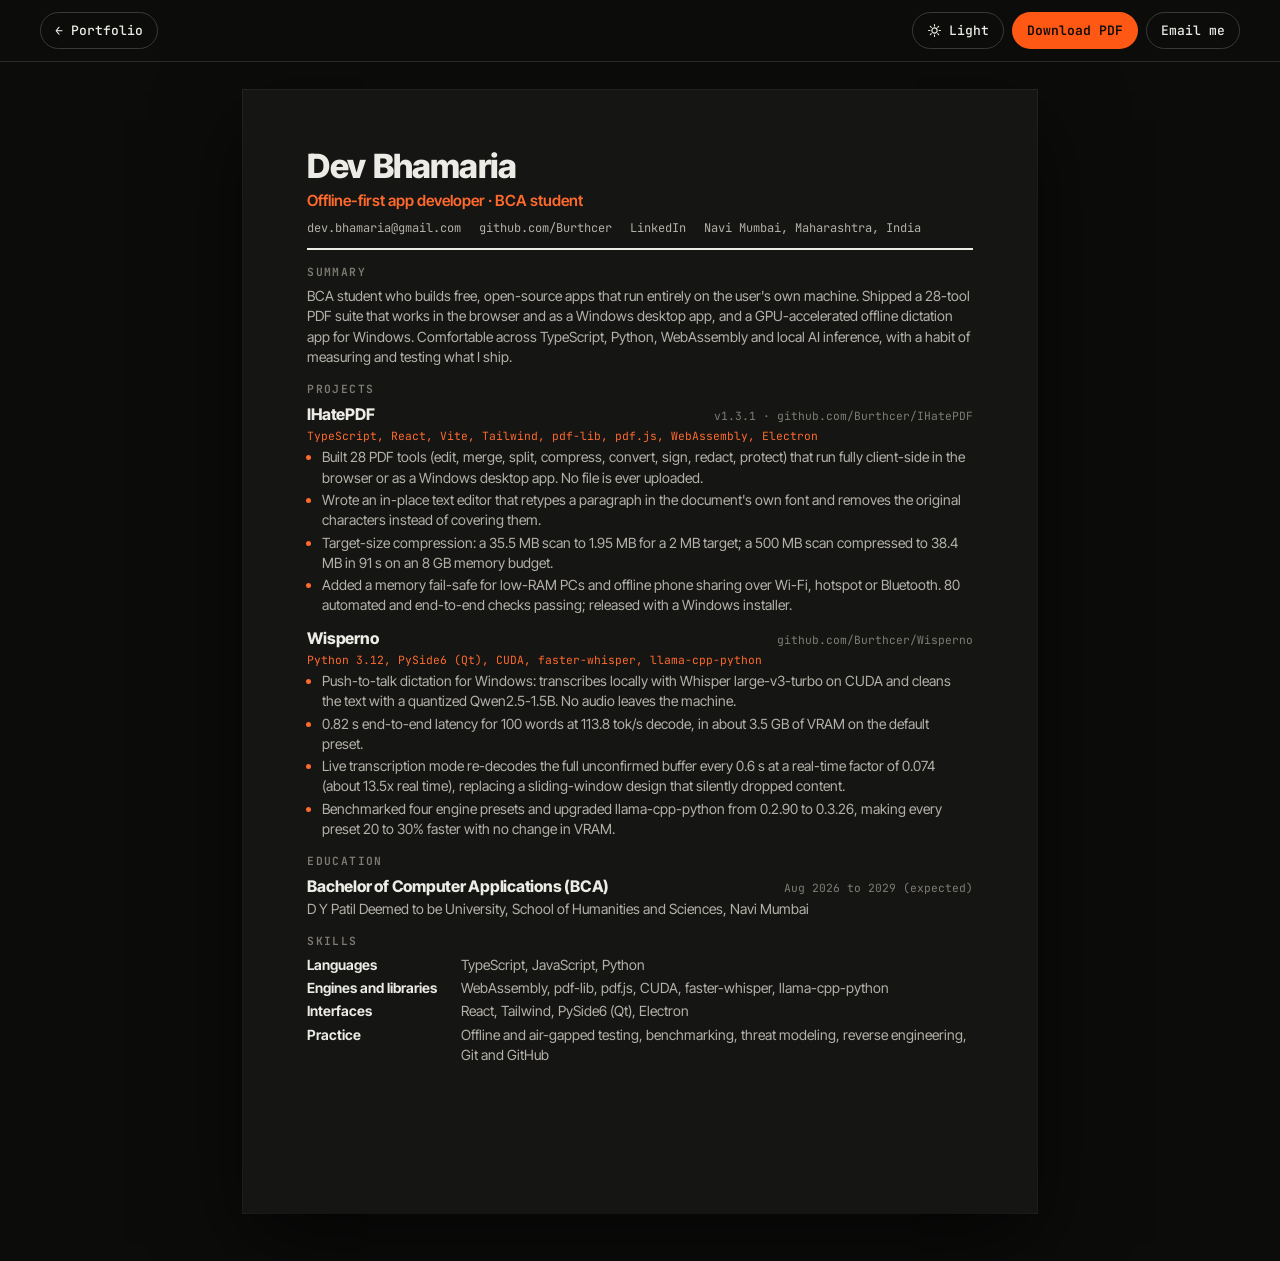
<file: resume.html>
<!DOCTYPE html>
<html lang="en" data-theme="dark">
<head>
<meta charset="utf-8">
<meta name="viewport" content="width=device-width, initial-scale=1">
<title>Dev Bhamaria | Resume</title>
<meta name="description" content="One-page resume of Dev Bhamaria: BCA student and offline-first app developer (IHatePDF, Wisperno). Download as PDF.">
<meta name="author" content="Dev Bhamaria">
<meta name="robots" content="index, follow, max-image-preview:large">
<link rel="canonical" href="https://devbhamaria.com/resume.html">
<meta name="theme-color" content="#0c0c0b">
<meta name="color-scheme" content="dark">
<meta property="og:type" content="website">
<meta property="og:site_name" content="Dev Bhamaria">
<meta property="og:title" content="Dev Bhamaria | Resume">
<meta property="og:description" content="One-page resume of Dev Bhamaria: BCA student and offline-first app developer (IHatePDF, Wisperno). Download as PDF.">
<meta property="og:url" content="https://devbhamaria.com/resume.html">
<meta property="og:image" content="https://devbhamaria.com/og-image.png?v=2">
<meta property="og:image:width" content="1200">
<meta property="og:image:height" content="630">
<meta property="og:image:alt" content="Dev Bhamaria: Own your software. A 3D laptop next to the headline.">
<meta property="og:locale" content="en_IN">
<meta name="twitter:card" content="summary_large_image">
<meta name="twitter:title" content="Dev Bhamaria | Resume">
<meta name="twitter:description" content="One-page resume of Dev Bhamaria: BCA student and offline-first app developer (IHatePDF, Wisperno). Download as PDF.">
<meta name="twitter:image" content="https://devbhamaria.com/og-image.png?v=2">
<link rel="icon" href="favicon.svg" type="image/svg+xml">
<link rel="icon" href="favicon-32.png" type="image/png" sizes="32x32">
<link rel="apple-touch-icon" href="apple-touch-icon.png">
<link rel="manifest" href="site.webmanifest">
<link rel="stylesheet" href="assets/css/resume.css">
</head>
<body>
<div class="bar">
  <a href="index.html" data-back>&larr; Portfolio</a>
  <div>
    <button type="button" class="theme" data-theme-toggle aria-label="Switch to light mode"><svg viewBox="0 0 24 24" aria-hidden="true"><circle class="sun" cx="12" cy="12" r="4.2"/><path class="sun" d="M12 2.5v2.2M12 19.3v2.2M2.5 12h2.2M19.3 12h2.2M5.3 5.3l1.6 1.6M17.1 17.1l1.6 1.6M5.3 18.7l1.6-1.6M17.1 6.9l1.6-1.6"/><path class="moon" d="M20 14.5A8 8 0 1 1 9.5 4a6.3 6.3 0 0 0 10.5 10.5Z"/></svg><span>Light</span></button>
    <a class="dl" href="Dev-Bhamaria-Resume.pdf" download><span class="lg">Download </span>PDF</a>
    <a href="mailto:dev.bhamaria@gmail.com">Email<span class="lg"> me</span></a>
  </div>
</div>
<p class="sam" hidden>On Samsung Internet, the browser's own dark mode can keep this sheet dark. The PDF is always light.</p>

<main class="page">
  <header>
    <h1>Dev Bhamaria</h1>
    <p class="role">Offline-first app developer &middot; BCA student</p>
    <p class="contact">
      <a href="mailto:dev.bhamaria@gmail.com">dev.bhamaria@gmail.com</a>
      <a href="https://github.com/Burthcer">github.com/Burthcer</a>
      <a data-link="linkedin" href="https://www.linkedin.com/in/dev-bhamaria-22b1503ab" target="_blank" rel="noopener noreferrer">LinkedIn</a>
      <span>Navi Mumbai, Maharashtra, India</span>
    </p>
  </header>

  <section>
    <h2>Summary</h2>
    <p>BCA student who builds free, open-source apps that run entirely on the user's own machine. Shipped a 28-tool PDF suite that works in the browser and as a Windows desktop app, and a GPU-accelerated offline dictation app for Windows. Comfortable across TypeScript, Python, WebAssembly and local AI inference, with a habit of measuring and testing what I ship.</p>
  </section>

  <section>
    <h2>Projects</h2>
    <article>
      <div class="row"><h3>IHatePDF</h3><span class="meta">v1.3.1 &middot; github.com/Burthcer/IHatePDF</span></div>
      <p class="stack">TypeScript, React, Vite, Tailwind, pdf-lib, pdf.js, WebAssembly, Electron</p>
      <ul>
        <li>Built 28 PDF tools (edit, merge, split, compress, convert, sign, redact, protect) that run fully client-side in the browser or as a Windows desktop app. No file is ever uploaded.</li>
        <li>Wrote an in-place text editor that retypes a paragraph in the document's own font and removes the original characters instead of covering them.</li>
        <li>Target-size compression: a 35.5 MB scan to 1.95 MB for a 2 MB target; a 500 MB scan compressed to 38.4 MB in 91 s on an 8 GB memory budget.</li>
        <li>Added a memory fail-safe for low-RAM PCs and offline phone sharing over Wi-Fi, hotspot or Bluetooth. 80 automated and end-to-end checks passing; released with a Windows installer.</li>
      </ul>
    </article>
    <article>
      <div class="row"><h3>Wisperno</h3><span class="meta">github.com/Burthcer/Wisperno</span></div>
      <p class="stack">Python 3.12, PySide6 (Qt), CUDA, faster-whisper, llama-cpp-python</p>
      <ul>
        <li>Push-to-talk dictation for Windows: transcribes locally with Whisper large-v3-turbo on CUDA and cleans the text with a quantized Qwen2.5-1.5B. No audio leaves the machine.</li>
        <li>0.82 s end-to-end latency for 100 words at 113.8 tok/s decode, in about 3.5 GB of VRAM on the default preset.</li>
        <li>Live transcription mode re-decodes the full unconfirmed buffer every 0.6 s at a real-time factor of 0.074 (about 13.5x real time), replacing a sliding-window design that silently dropped content.</li>
        <li>Benchmarked four engine presets and upgraded llama-cpp-python from 0.2.90 to 0.3.26, making every preset 20 to 30% faster with no change in VRAM.</li>
      </ul>
    </article>
  </section>

  <section>
    <h2>Education</h2>
    <div class="row"><h3>Bachelor of Computer Applications (BCA)</h3><span class="meta">Aug 2026 to 2029 (expected)</span></div>
    <p>D Y Patil Deemed to be University, School of Humanities and Sciences, Navi Mumbai</p>
  </section>

  <section>
    <h2>Skills</h2>
    <dl class="skills">
      <div><dt>Languages</dt><dd>TypeScript, JavaScript, Python</dd></div>
      <div><dt>Engines and libraries</dt><dd>WebAssembly, pdf-lib, pdf.js, CUDA, faster-whisper, llama-cpp-python</dd></div>
      <div><dt>Interfaces</dt><dd>React, Tailwind, PySide6 (Qt), Electron</dd></div>
      <div><dt>Practice</dt><dd>Offline and air-gapped testing, benchmarking, threat modeling, reverse engineering, Git and GitHub</dd></div>
    </dl>
  </section>
</main>
<script src="assets/js/links.js"></script>
<script src="assets/js/resume.js"></script>
</body>
</html>
</file>
<file: assets/css/portfolio3d.css>
@font-face { font-family: 'Inter Tight'; font-weight: 100 900; font-display: swap; src: url(../fonts/inter-tight/InterTight.ttf) format('truetype'); }
@font-face { font-family: 'JetBrains Mono'; font-weight: 100 800; font-display: swap; src: url(../fonts/jetbrains-mono/JetBrainsMono.ttf) format('truetype'); }

:root {
  --bg: #0c0c0b; --bg2: #151513; --bg3: #1e1d1b;
  --ink: #ecebe6; --ink2: #aaa79e; --ink3: #75726a; --hair: #2a2926;
  --acc: #ff5714;
  /* the accent as a small image tile, repeated at its own size: phone browsers with a forced dark mode (Samsung Internet) repaint flat fills,
     gradients and stretched images as dark red, but leave an unscaled tile alone (tested on a real phone) */
  --acc-tile: url("data:image/svg+xml,%3Csvg xmlns='http://www.w3.org/2000/svg' width='10' height='10'%3E%3Crect width='10' height='10' fill='%23ff5714'/%3E%3C/svg%3E");
  --acc-fill: var(--acc-tile) repeat border-box;
  --acc-fade: url("data:image/svg+xml,%3Csvg xmlns='http://www.w3.org/2000/svg' width='1' height='40'%3E%3ClinearGradient id='g' x1='0' y1='0' x2='0' y2='1'%3E%3Cstop offset='0' stop-color='%23ff5714'/%3E%3Cstop offset='1' stop-color='%23ff5714' stop-opacity='0'/%3E%3C/linearGradient%3E%3Crect width='1' height='40' fill='url(%23g)'/%3E%3C/svg%3E") no-repeat;
  --sans: 'Inter Tight', 'Helvetica Neue', Arial, sans-serif;
  --mono: 'JetBrains Mono', ui-monospace, Consolas, monospace;
  --ease: cubic-bezier(.16, 1, .3, 1);
  --pad: clamp(20px, 4vw, 64px);
  --max: 1400px;
  color-scheme: dark;
}
*, *::before, *::after { box-sizing: border-box; }
html { background: var(--bg); overflow-x: clip; scroll-behavior: smooth; -webkit-text-size-adjust: 100%; }
body { margin: 0; background: var(--bg); color: var(--ink); font: 400 17px/1.55 var(--sans); -webkit-font-smoothing: antialiased; overflow-x: clip; }
img { display: block; max-width: 100%; height: auto; }
a { color: inherit; }
button { font: inherit; color: inherit; }
::selection { background: var(--acc); color: var(--bg); }
:focus-visible { outline: 2px solid var(--acc); outline-offset: 3px; }
.skip { position: absolute; left: -999px; top: 8px; z-index: 300; background: var(--acc-fill); color: var(--bg); padding: 8px 12px; font: 600 13px var(--mono); }
.skip:focus { left: 8px; }
.sr { position: absolute; width: 1px; height: 1px; overflow: hidden; clip: rect(0 0 0 0); white-space: nowrap; }
em { font-style: normal; }

/* ---------- boot ---------- */
.boot {
  position: fixed; inset: 0; z-index: 200; background: var(--bg); padding: var(--pad);
  display: flex; flex-direction: column; justify-content: flex-end;
  font: 500 12px/1.8 var(--mono); color: var(--ink2); text-transform: uppercase; letter-spacing: .06em;
  clip-path: inset(0 0 0 0); animation: bootfail 0s 5s forwards;
}
.boot-log { margin: 0 0 28px; font: inherit; white-space: pre; color: var(--ink3); min-height: 9em; }
.boot-row { display: flex; justify-content: space-between; align-items: flex-end; gap: 20px; }
.boot-pct { font: 850 clamp(72px, 14vw, 220px)/.78 var(--sans); color: var(--ink); letter-spacing: -.06em; font-variant-numeric: tabular-nums; }
.boot-bar { height: 2px; background: var(--hair); margin-top: 24px; }
.boot-bar i { display: block; height: 100%; background: var(--acc-fill); transform-origin: 0 50%; transform: scaleX(0); }
.boot.done { clip-path: inset(0 0 100% 0); transition: clip-path 1s var(--ease); }
@keyframes bootfail { to { visibility: hidden; } }
.booting, .booting body { overflow: hidden; overscroll-behavior: none; }   /* nothing scrolls under the loading screen */
.boot { touch-action: none; }

/* ---------- fixed chrome ---------- */
.progress { position: fixed; top: 0; left: 0; right: 0; height: 2px; z-index: 60; background: var(--acc-fill); transform-origin: 0 50%; transform: scaleX(0); }
#disk { position: fixed; inset: 0; width: 100%; height: 100%; z-index: 30; pointer-events: none; display: block; }

.nav {
  position: fixed; top: 0; left: 0; right: 0; z-index: 50;
  display: flex; align-items: center; justify-content: space-between; gap: 24px;
  padding: 16px var(--pad); background: linear-gradient(var(--bg) 30%, rgba(12, 12, 11, 0));
  transition: transform .6s var(--ease);
}
.nav.hide { transform: translateY(-110%); }
.nav.solid { background: rgba(12, 12, 11, .97); border-bottom: 1px solid var(--hair); }
.brand { font-weight: 800; font-size: 18px; letter-spacing: -.02em; text-decoration: none; display: inline-block; transition: transform .4s var(--ease); }
.brand i { font-style: normal; color: var(--acc); }
.nav nav { display: flex; gap: clamp(14px, 2.2vw, 32px); }
.nav nav a { font: 500 13px var(--mono); color: var(--ink2); text-decoration: none; display: inline-flex; gap: 6px; align-items: baseline; position: relative; padding: 6px 0; transition: color .2s; }
.nav nav a b { font-weight: 500; font-size: 10.5px; color: var(--ink3); transition: color .2s; }
.nav nav a::after { content: ""; position: absolute; left: 0; right: 0; bottom: 0; height: 1px; background: var(--acc-fill); transform: scaleX(0); transform-origin: right; transition: transform .5s var(--ease); }
.nav nav a:hover, .nav nav a.on { color: var(--ink); }
.nav nav a.on b { color: var(--acc); }
.nav nav a:hover::after, .nav nav a.on::after { transform: scaleX(1); transform-origin: left; }
.avail { font: 500 12px var(--mono); color: var(--ink2); display: inline-flex; align-items: center; gap: 8px; text-transform: uppercase; letter-spacing: .05em; }

/* dock: a small drive bay the disk parks in; the filename slides out briefly on each new section */
.dock {
  position: fixed; right: 16px; bottom: 16px; z-index: 29; width: 112px; height: 112px; padding: 0; cursor: pointer;
  background: none; border: 0; border-radius: 12px;
  opacity: 0; pointer-events: none; transition: border-color .3s;
}
.dock.on { opacity: 1; pointer-events: auto; }
.dock:hover { border-color: transparent; }
.dock-slot { position: absolute; inset: 8px; }
.dock-say {
  position: absolute; right: 8px; bottom: calc(100% + 4px); display: flex; align-items: baseline; gap: 3px;
  padding: 7px 10px; background: var(--ink); color: var(--bg); border-radius: 6px; white-space: nowrap;
  font: 700 12.5px var(--mono); opacity: 0; transform: translate(0, 8px); transition: opacity .35s, transform .5s var(--ease); pointer-events: none;
}
.dock-say .drv { opacity: .55; font-weight: 500; }
.dock-say .cur { width: .5em; height: .9em; background: var(--acc-fill); align-self: center; animation: blink 1s steps(1) infinite; }
.dock.on.say .dock-say, .dock.on:hover .dock-say { opacity: 1; transform: none; }
@keyframes blink { 50% { opacity: 0; } }


/* ---------- shared ---------- */
.btn {
  display: inline-flex; align-items: center; gap: 10px; min-height: 48px; padding: 12px 20px;
  border: 1px solid var(--ink3); border-radius: 999px; background: transparent; color: var(--ink);
  font-size: 15px; font-weight: 600; text-decoration: none; cursor: pointer; position: relative; overflow: hidden; isolation: isolate;
  transition: border-color .3s, color .3s, transform .5s var(--ease);
}
.btn::before { content: ""; position: absolute; inset: 0; z-index: -1; background: var(--ink); border-radius: inherit; transform: translateY(101%); transition: transform .5s var(--ease); }
.btn:hover { color: var(--bg); border-color: var(--ink); }
.btn:hover::before { transform: none; }
.btn.solid { background: var(--acc-fill); border-color: transparent; color: var(--bg); }
.btn.solid::before { background: var(--ink); }
.btn.ok { background: var(--ink); color: var(--bg); }
.ctas, .links { display: flex; flex-wrap: wrap; gap: 10px; margin-top: 32px; }
.lede { margin: 0; font-size: clamp(18px, 1.45vw, 22px); line-height: 1.45; letter-spacing: -.012em; color: var(--ink2); max-width: 32em; }
.lede strong { color: var(--ink); font-weight: 650; }

/* split-text: words / chars rise out of a mask. The mask is padded so tight letter-spacing
   never shaves glyph edges, and it is removed entirely once the reveal has finished. */
.sw { display: inline-block; overflow: hidden; vertical-align: top; padding: .02em .16em .16em .06em; margin: -.02em -.16em -.16em -.06em; }
.sw.done { overflow: visible; }
.sw > span { display: inline-block; transform: translateY(115%) rotate(4deg); transform-origin: 0 100%; transition: transform 1.2s var(--ease); transition-delay: calc(var(--i, 0) * 40ms); }
.in .sw > span { transform: none; }
.js .reveal { opacity: 0; transform: translateY(36px); transition: opacity 1s var(--ease), transform 1.2s var(--ease); transition-delay: calc(var(--d, 0) * 90ms); }
.js .reveal.in { opacity: 1; transform: none; }

/* ---------- hero ---------- */
.hero { min-height: 100svh; max-width: var(--max); margin: 0 auto; padding: 80px var(--pad) 36px; display: flex; flex-direction: column; justify-content: space-between; position: relative; }
.hero-top { display: flex; justify-content: space-between; gap: 16px; padding-bottom: 12px; border-bottom: 1px solid var(--hair); font: 500 12px var(--mono); color: var(--ink2); text-transform: uppercase; letter-spacing: .05em; }
.hero-main { margin-top: 5vh; max-width: 56%; }
.hero-sub { margin: 0 0 20px; font-size: clamp(16px, 1.3vw, 20px); color: var(--ink2); }
.hero h1 { margin: 0; font-weight: 850; font-size: clamp(60px, 9.6vw, 176px); line-height: .84; letter-spacing: -.06em; }
.hero h1 .l { display: block; }
.hero h1 .stop { color: var(--acc); }
.hero h1 .sw > span { transition-duration: 1.3s; transition-delay: calc(var(--i) * 45ms + 100ms); transform: translateY(115%) rotate(8deg); }
.hero h1.in .sw > span { transform: none; }
.hero-body { margin-top: 40px; }
.hero-stage, .contact-stage { display: none; }
.hero .reveal { --d: 3; }
.hero .ctas.reveal { --d: 5; }
.facts { display: grid; grid-template-columns: repeat(4, minmax(0, 1fr)); margin-top: 48px; --d: 7 !important; }
.fact { border-top: 1px solid var(--ink3); padding: 14px 16px 0 0; }
.fact + .fact { padding-left: 16px; border-left: 1px solid var(--hair); }
.fact b { display: block; font-size: clamp(32px, 3.2vw, 54px); font-weight: 820; letter-spacing: -.045em; line-height: 1; font-variant-numeric: tabular-nums; }
.fact b small { font-size: .45em; margin-left: 2px; }
.fact > span { display: block; font: 500 11.5px/1.45 var(--mono); color: var(--ink2); margin-top: 10px; }
.cue { position: absolute; left: 50%; bottom: -54px; translate: -50% 0; display: flex; flex-direction: column; align-items: center; gap: 8px; font: 500 10.5px var(--mono); color: var(--ink3); text-transform: uppercase; letter-spacing: .14em; }
.cue span { width: 1px; height: 40px; background: var(--acc-fade); animation: drip 2.2s var(--ease) infinite; }
@keyframes drip { 0% { transform: scaleY(0); transform-origin: top; } 50% { transform: scaleY(1); transform-origin: top; } 51% { transform-origin: bottom; } 100% { transform: scaleY(0); transform-origin: bottom; } }

/* ---------- marquee ---------- */
.marquee { margin-top: 110px; border-block: 1px solid var(--hair); padding: 26px 0; overflow: hidden; white-space: nowrap; }
.marquee-track { display: inline-flex; will-change: transform; }
.marquee span { font: 850 clamp(44px, 7vw, 120px)/1 var(--sans); letter-spacing: -.035em; word-spacing: .1em; padding-right: .35em; }
.marquee span i { font-style: normal; color: var(--acc); font-size: .6em; vertical-align: .25em; }
.marquee .o { color: #2f2e2b; }   /* solid muted fill: outlines exposed overlapping glyph contours */

/* ---------- sections ---------- */
.sec { max-width: var(--max); margin: 0 auto; padding: 150px var(--pad) 40px; scroll-margin-top: 20px; }
.sec-head { display: grid; grid-template-columns: 160px minmax(0, 1fr); gap: 0 24px; padding-top: 18px; border-top: 1px solid var(--hair); margin-bottom: 80px; }
.sec-num { display: flex; gap: 10px; padding-top: 10px; font: 500 12px var(--mono); color: var(--ink2); text-transform: uppercase; letter-spacing: .06em; }
.sec-num b { color: var(--acc); font-weight: 600; }
.sec-head h2 { margin: 0; font-size: clamp(40px, 5.6vw, 104px); line-height: .92; letter-spacing: -.035em; word-spacing: .1em; font-weight: 830; max-width: 15ch; }
.sec-head p { grid-column: 2; margin: 24px 0 0; max-width: 36em; font-size: 18px; color: var(--ink2); }

/* ---------- project index (scales to any number of projects) ---------- */
.pindex { list-style: none; margin: 0 0 120px; padding: 0; border-top: 1px solid var(--ink3); }
.pindex a {
  position: relative; display: grid; grid-template-columns: 64px minmax(0, 1.1fr) minmax(0, 1.6fr) minmax(0, 1fr) 32px; gap: 20px; align-items: baseline;
  padding: 26px 0; border-bottom: 1px solid var(--hair); text-decoration: none; isolation: isolate; transition: color .35s, padding .5s var(--ease);
}
.pindex a::before { content: ""; position: absolute; inset: 0 calc(var(--pad) * -.5); z-index: -1; background: var(--acc-fill); transform: scaleY(0); transform-origin: bottom; transition: transform .5s var(--ease); }
.pindex .n { font: 500 12px var(--mono); color: var(--acc); }
.pindex .t { font-size: clamp(28px, 3.2vw, 52px); font-weight: 820; letter-spacing: -.03em; word-spacing: .08em; line-height: 1; }
.pindex .d { color: var(--ink2); }
.pindex .k { font: 500 12px var(--mono); color: var(--ink3); text-transform: uppercase; letter-spacing: .05em; }
.pindex .a { font-size: 22px; justify-self: end; transition: transform .5s var(--ease); }
.pindex .more .t { color: var(--ink3); font-size: clamp(22px, 2.2vw, 36px); }
.pindex a:hover { color: var(--bg); padding-left: 12px; }
.pindex a:hover::before { transform: none; }
.pindex a:hover .n, .pindex a:hover .d, .pindex a:hover .k, .pindex a:hover .t { color: var(--bg); }
.pindex a:hover .a { transform: translateY(4px); }
.pindex li:nth-child(2) { --d: 1; } .pindex li:nth-child(3) { --d: 2; } .pindex li:nth-child(4) { --d: 3; }

/* ---------- projects ---------- */
.proj { padding: 30px 0 120px; scroll-margin-top: 60px; }
.proj + .proj { border-top: 1px solid var(--hair); padding-top: 110px; }
.proj-name { display: flex; gap: .25em; white-space: nowrap; will-change: transform; margin: 0 0 48px; font: 850 clamp(84px, 17vw, 300px)/.8 var(--sans); letter-spacing: -.07em; }
.proj-name h3 { margin: 0; font: inherit; }
.proj-name .o { color: #1b1a18; }
.proj-head { display: grid; grid-template-columns: minmax(0, 1fr) auto; gap: 18px 40px; align-items: end; padding-bottom: 28px; }
.proj-id { display: flex; align-items: center; gap: 14px; font: 500 12px/1.5 var(--mono); color: var(--ink3); grid-column: 1 / -1; }
.proj-id img { border-radius: 12px; }
.proj-pitch { margin: 0; max-width: 30em; font-size: clamp(20px, 1.8vw, 28px); line-height: 1.3; letter-spacing: -.02em; font-weight: 600; }
.proj-actions { display: flex; flex-wrap: wrap; gap: 10px; justify-content: flex-end; }

/* mini-sections: one tab bar per project, sticks under the nav while you read */
.ptabs { position: sticky; top: 0; z-index: 20; display: flex; gap: 4px; overflow-x: auto; scrollbar-width: none; padding: 10px 0; margin-bottom: 28px; background: var(--bg); border-bottom: 1px solid var(--hair); transition: top .6s var(--ease); }
.ptabs::-webkit-scrollbar { display: none; }
html.navshown .ptabs { top: 66px; }
.ptabs button { flex: none; position: relative; padding: 10px 16px; border: 0; border-radius: 999px; background: none; color: var(--ink2); font: 600 14px var(--sans); cursor: pointer; transition: color .25s, background .25s; }
.ptabs button small { font: 500 10.5px var(--mono); color: var(--ink3); margin-left: 4px; }
.ptabs button:hover { color: var(--ink); background: var(--bg2); }
.ptabs button[aria-selected="true"] { background: var(--ink); color: var(--bg); }
.ptabs button[aria-selected="true"] small { color: var(--bg); opacity: .6; }
.ppanel { animation: fadeup .5s var(--ease); min-height: 320px; }
.ppanel[hidden] { display: none; }
@keyframes fadeup { from { opacity: 0; transform: translateY(12px); } }

.ov { display: grid; grid-template-columns: minmax(0, 1.05fr) minmax(0, 1fr); gap: clamp(28px, 4vw, 64px); }
.ov-text { margin: 0; font-size: 18px; color: var(--ink2); max-width: 36em; }
.keyfacts { display: grid; grid-template-columns: repeat(2, minmax(0, 1fr)); gap: 1px; margin: 28px 0 0; background: var(--hair); border: 1px solid var(--hair); }
.keyfacts.four { grid-template-columns: repeat(4, minmax(0, 1fr)); margin-top: 24px; }
.keyfacts div { background: var(--bg); padding: 16px 18px; }
.keyfacts dt { font: 500 10.5px var(--mono); color: var(--ink3); text-transform: uppercase; letter-spacing: .07em; }
.keyfacts dd { margin: 6px 0 0; font-size: clamp(20px, 1.8vw, 28px); font-weight: 820; letter-spacing: -.025em; word-spacing: .06em; line-height: 1.1; white-space: nowrap; font-variant-numeric: tabular-nums; }
.feats { list-style: none; counter-reset: ft; margin: 0; padding: 0; display: grid; gap: 0; align-content: start; }
.feats li { counter-increment: ft; border-top: 1px solid var(--hair); padding: 14px 0 16px 44px; position: relative; font-size: 15.5px; color: var(--ink2); }
.feats li::before { content: counter(ft, decimal-leading-zero); position: absolute; left: 0; top: 17px; font: 600 11px var(--mono); color: var(--acc); }
.feats strong { display: block; margin-bottom: 3px; font-size: 17px; color: var(--ink); }
.flow code, .ov-text code { font: 12.5px var(--mono); color: var(--ink); background: var(--bg3); padding: 1px 5px; }

/* screenshot viewer: the stage never changes size, so thumbnails and arrows stay put */
.viewer { display: grid; gap: 12px; }
.window { margin: 0; border: 1px solid var(--hair); border-radius: 12px; overflow: hidden; background: #0a0a09; box-shadow: 0 40px 80px -40px rgba(0, 0, 0, .8); }
.chrome { display: flex; align-items: center; gap: 7px; height: 36px; padding: 0 14px; border-bottom: 1px solid var(--hair); background: var(--bg2); }
.chrome i { width: 10px; height: 10px; border-radius: 50%; background: var(--bg3); }
.chrome i:first-child { background: var(--acc-fill); }
.chrome span { margin: 0 auto; padding-right: 40px; font: 500 11px var(--mono); color: var(--ink3); white-space: nowrap; overflow: hidden; text-overflow: ellipsis; }
.stage { position: relative; aspect-ratio: 16 / 10; background: #121210; }
.stage.app { aspect-ratio: 1534 / 1067; background: #f7f5f0; }
.frame { position: absolute; inset: 0; display: block; width: 100%; height: 100%; padding: 0; border: 0; background: none; cursor: zoom-in; overflow: hidden; }
.frame img { width: 100%; height: 100%; object-fit: contain; transition: opacity .25s ease; }
.frame img.fade { opacity: 0; }
.vnav { position: absolute; top: 50%; translate: 0 -50%; width: 46px; height: 46px; border-radius: 50%; border: 1px solid var(--ink3); background: rgba(12, 12, 11, .85); font-size: 18px; cursor: pointer; opacity: 0; transition: opacity .3s, border-color .3s, background .3s; }
.vnav.prev { left: 14px; } .vnav.next { right: 14px; }
.stage:hover .vnav, .vnav:focus-visible { opacity: 1; }
.vnav:hover { border-color: var(--acc); background: var(--bg); }
.vcap { display: flex; justify-content: space-between; gap: 16px; padding: 10px 14px; border-top: 1px solid var(--hair); font: 500 11.5px var(--mono); color: var(--ink2); }
.vcount { color: var(--ink3); white-space: nowrap; }
.thumbs { display: grid; grid-template-columns: repeat(auto-fill, minmax(104px, 1fr)); gap: 8px; }
.thumbs button { padding: 0; border: 1px solid var(--hair); border-radius: 8px; background: var(--bg2); cursor: pointer; overflow: hidden; text-align: left; transition: border-color .3s; }
.thumbs img { width: 100%; aspect-ratio: 16 / 10; object-fit: cover; object-position: top left; opacity: .5; transition: opacity .3s; }
.thumbs span { display: block; padding: 6px 8px 7px; font: 500 11px var(--mono); color: var(--ink2); }
.thumbs button:hover img, .thumbs [aria-selected="true"] img { opacity: 1; }
.thumbs [aria-selected="true"] { border-color: var(--acc); }
.thumbs [aria-selected="true"] span { color: var(--ink); }

.lightbox { padding: 0; border: 0; background: transparent; max-width: 100vw; max-height: 100vh; overflow: visible; color: var(--ink); }
.lightbox::backdrop { background: rgba(6, 6, 5, .92); }
.lightbox[open] { animation: lb .45s var(--ease); }
@keyframes lb { from { opacity: 0; transform: scale(.96); } }
.lightbox img { max-width: 94vw; max-height: 84vh; width: auto; border-radius: 10px; border: 1px solid var(--hair); }
.lb-cap { margin: 12px 0 0; font: 500 12px var(--mono); color: var(--ink2); text-align: center; }
.lb-close, .lb-nav { position: fixed; width: 50px; height: 50px; border-radius: 50%; border: 1px solid var(--ink3); background: var(--bg2); font-size: 20px; line-height: 1; cursor: pointer; transition: border-color .3s; }
.lb-close { top: 16px; right: 16px; font-size: 26px; }
.lb-prev { left: 16px; top: 50%; translate: 0 -50%; } .lb-next { right: 16px; top: 50%; translate: 0 -50%; }
.lb-close:hover, .lb-nav:hover { border-color: var(--acc); }

.flow { list-style: none; margin: 0; padding: 0; border: 1px solid var(--hair); }
.flow li { display: grid; grid-template-columns: 52px 180px minmax(0, 1fr); border-top: 1px solid var(--hair); }
.flow li:first-child { border-top: 0; }
.flow .i { padding: 16px 0 16px 14px; font: 500 12px var(--mono); color: var(--acc); border-right: 1px solid var(--hair); }
.flow .w { padding: 16px 14px; font-weight: 700; font-size: 15px; border-right: 1px solid var(--hair); }
.flow .w small { display: block; margin-top: 3px; font: 400 11px var(--mono); color: var(--ink3); }
.flow .d { padding: 16px; font-size: 15px; color: var(--ink2); }
.flow li.net { background: repeating-linear-gradient(-45deg, transparent 0 8px, rgba(255, 255, 255, .04) 8px 9px); }
.flow li.net .w { text-decoration: line-through 2px var(--acc); }
.stamp { display: inline-block; margin-right: 8px; padding: 1px 6px; border: 1.5px solid var(--acc); font: 700 11px var(--mono); color: var(--acc); letter-spacing: .06em; }
.stackline { margin: 18px 0 0; font: 500 12.5px/1.7 var(--mono); color: var(--ink2); }
.stackline b { color: var(--ink3); font-weight: 500; text-transform: uppercase; letter-spacing: .07em; margin-right: 10px; }
.src { margin: 16px 0 0; font: 400 12px/1.6 var(--mono); color: var(--ink3); max-width: 70em; }

/* benchmarks: real numbers, drawn as native bars */
.bgrid { display: grid; grid-template-columns: repeat(2, minmax(0, 1fr)); gap: 28px; }
.bench { margin: 0; }
.bench figcaption { display: grid; gap: 4px; padding-bottom: 14px; border-bottom: 1px solid var(--ink3); font: 500 11px var(--mono); color: var(--ink3); }
.bench figcaption b { color: var(--ink); font: 700 17px var(--sans); letter-spacing: -.01em; }
.bench ul { list-style: none; margin: 0; padding: 0; }
.bench-row { display: grid; grid-template-columns: minmax(0, .8fr) minmax(0, 2fr) minmax(0, .7fr); gap: 14px; align-items: center; padding: 11px 0; border-bottom: 1px solid var(--hair); font-size: 15px; }
.bench-row.five { grid-template-columns: minmax(0, 1.3fr) minmax(0, 2fr) minmax(0, .6fr) minmax(0, .7fr) minmax(0, .6fr); }
.bench-row > span:nth-child(n+3) { font: 500 13px var(--mono); color: var(--ink2); text-align: right; white-space: nowrap; }
.bench-row small { font: 400 11px var(--mono); color: var(--ink3); margin-left: 4px; }
.bench-row em { font: 600 10px var(--mono); color: var(--bg); background: var(--acc-fill); padding: 2px 6px; border-radius: 99px; margin-left: 6px; text-transform: uppercase; vertical-align: 2px; font-style: normal; }
.bench-h { padding: 12px 0 8px; font: 500 10.5px var(--mono); color: var(--ink3); text-transform: uppercase; letter-spacing: .06em; }
.bench-h > span:nth-child(n+3) { font-size: 10.5px; color: var(--ink3); }
.bar { position: relative; height: 26px; display: flex; align-items: center; }
.bar i { position: absolute; left: 0; top: 0; bottom: 0; width: calc(var(--v, 0) * 100%); min-width: 4px; background: var(--bg3); border-radius: 3px; transform: scaleX(0); transform-origin: left; transition: transform 1.2s var(--ease); }
.bench-row.on .bar i { background: var(--acc-fill); }
.bar b { position: relative; padding-left: 10px; font: 600 12.5px var(--mono); white-space: nowrap; }
.bench-row.on .bar b { color: var(--bg); }
.bench.in .bar i { transform: none; }
.bench li:nth-child(2) .bar i { transition-delay: .08s; } .bench li:nth-child(3) .bar i { transition-delay: .16s; } .bench li:nth-child(4) .bar i { transition-delay: .24s; }

.keys { list-style: none; margin: 0; padding: 0; display: grid; grid-template-columns: repeat(2, minmax(0, 1fr)); gap: 0 32px; }
.keys li { display: grid; grid-template-columns: 190px minmax(0, 1fr); gap: 16px; align-items: center; padding: 14px 0; border-top: 1px solid var(--hair); color: var(--ink2); font-size: 15.5px; }
.keys span { display: flex; gap: 5px; }
kbd { display: inline-block; min-width: 30px; padding: 5px 9px; border: 1px solid var(--ink3); border-bottom-width: 3px; border-radius: 7px; background: var(--bg2); font: 600 12px var(--mono); color: var(--ink); text-align: center; }

/* next / all projects */
.proj-foot { display: flex; justify-content: space-between; align-items: center; gap: 20px; margin-top: 56px; padding-top: 24px; border-top: 1px solid var(--hair); }
.pf-all { font: 500 13px var(--mono); color: var(--ink2); text-decoration: none; padding: 10px 0; transition: color .25s; }
.pf-all:hover { color: var(--acc); }
.pf-next { display: grid; grid-template-columns: auto auto; gap: 0 18px; align-items: center; padding: 16px 22px 16px 26px; border: 1px solid var(--ink3); border-radius: 16px; text-decoration: none; transition: border-color .3s, background .3s, transform .5s var(--ease); }
.pf-next small { grid-column: 1; font: 500 11px var(--mono); color: var(--ink3); text-transform: uppercase; letter-spacing: .07em; }
.pf-next b { grid-column: 1; font-size: clamp(24px, 2.4vw, 36px); font-weight: 820; letter-spacing: -.03em; line-height: 1.1; }
.pf-next > span { grid-column: 2; grid-row: 1 / span 2; font-size: 26px; color: var(--acc); transition: transform .5s var(--ease); }
.pf-next:hover { border-color: var(--acc); background: var(--bg2); }
.pf-next:hover > span { transform: translateX(6px); }

/* nav resume, auto-scroll, easter-egg entry points */
.nav-resume { padding: 9px 16px; border-radius: 999px; background: var(--acc-fill); color: var(--bg); font: 600 13px var(--sans); text-decoration: none; transition: background .3s, transform .5s var(--ease); }
.nav-resume:hover { background: var(--ink); }
.linkish { padding: 0; border: 0; background: none; color: var(--acc); font: inherit; text-decoration: underline; cursor: pointer; }
.disk-hot { cursor: pointer; }

/* ---------- ideas ---------- */
.statement { margin: 0 0 100px; max-width: 24ch; font-size: clamp(34px, 4.6vw, 76px); font-weight: 750; line-height: 1.08; letter-spacing: -.03em; word-spacing: .08em; }
.statement .sw { overflow: visible; }
.statement .sw > span { transform: none; color: #3a3935; transition: color .35s ease; }
.statement .sw > span.lit { color: var(--ink); }
.rules { list-style: none; margin: 0; padding: 0; display: grid; grid-template-columns: repeat(3, minmax(0, 1fr)); border-top: 1px solid var(--hair); }
.rule { padding: 28px 28px 36px 0; position: relative; }
.rule + .rule { padding-left: 28px; border-left: 1px solid var(--hair); }
.rule:nth-child(2) { --d: 1; } .rule:nth-child(3) { --d: 2; }
.rule .big { display: block; font-size: clamp(72px, 7vw, 120px); font-weight: 850; line-height: .8; letter-spacing: -.06em; color: var(--acc); }
.rule .tag { display: block; margin: 28px 0 10px; font: 500 11px var(--mono); text-transform: uppercase; letter-spacing: .08em; color: var(--ink3); }
.rule h3 { margin: 0; font-size: clamp(24px, 2.2vw, 34px); line-height: 1.05; letter-spacing: -.025em; word-spacing: .06em; font-weight: 800; }
.rule p { margin: 14px 0 0; color: var(--ink2); font-size: 16px; }

/* ---------- stack ---------- */
.stack { list-style: none; margin: 0; padding: 0; display: grid; grid-template-columns: repeat(4, minmax(0, 1fr)); border-top: 1px solid var(--ink3); border-left: 1px solid var(--hair); }
.tile { position: relative; min-height: 170px; padding: 20px 18px 18px; display: flex; flex-direction: column; justify-content: space-between; gap: 18px; border-right: 1px solid var(--hair); border-bottom: 1px solid var(--hair); overflow: hidden; isolation: isolate; transition: color .35s; }
.tile::before { content: ""; position: absolute; inset: 0; z-index: -1; background: var(--acc-fill); transform: scaleY(0); transform-origin: bottom; transition: transform .55s var(--ease); }
.js .tile.reveal { transition: opacity 1s var(--ease), transform 1.2s var(--ease), color .35s; transition-delay: calc(var(--d, 0) * 90ms), calc(var(--d, 0) * 90ms), 0s; }
.tile:hover { color: var(--bg); }
.tile:hover::before { transform: none; }
.tile svg { width: 34px; height: 34px; fill: currentColor; transition: transform .55s var(--ease); }
.tile:hover svg { transform: translateY(-4px) scale(1.08); }
.tile svg.st { fill: none; stroke: currentColor; stroke-width: 1.7; stroke-linecap: round; stroke-linejoin: round; }
.tile b { display: block; font-size: 18px; font-weight: 700; letter-spacing: -.015em; }
.tile span { display: block; margin-top: 4px; font: 500 11px var(--mono); color: var(--ink3); transition: color .35s; }
.tile .no { position: absolute; top: 16px; right: 16px; margin: 0; }
.tile:hover span { color: rgba(12, 12, 11, .7); }
.practices { display: flex; gap: 24px; align-items: baseline; margin-top: 32px; }
.practices .lbl { font: 500 12px var(--mono); color: var(--ink3); text-transform: uppercase; letter-spacing: .06em; }
.practices ul { list-style: none; margin: 0; padding: 0; display: flex; flex-wrap: wrap; gap: 8px; }
.practices li { border: 1px solid var(--ink3); border-radius: 99px; padding: 6px 14px; font-size: 14px; }

/* ---------- education ---------- */
.edu { display: grid; grid-template-columns: minmax(0, 1.2fr) minmax(0, 1fr); border-top: 1px solid var(--ink3); }
.edu > div { padding: 28px 28px 28px 0; }
.edu > div + div { padding-left: 28px; border-left: 1px solid var(--hair); --d: 1; }
.uni-logo { width: 340px; max-width: 100%; height: auto; box-sizing: border-box; padding: 14px 20px; background: #fff; border-radius: 12px; }
.uni-logo.cv { display: block; padding: 0; background: none; border-radius: 0; }
.degree { margin: 30px 0 0; font-size: clamp(28px, 2.8vw, 44px); font-weight: 820; letter-spacing: -.03em; word-spacing: .08em; line-height: 1.02; }
.degree small { display: block; margin-bottom: 12px; font: 500 12px var(--mono); letter-spacing: .05em; color: var(--ink3); text-transform: uppercase; }
.edu p { color: var(--ink2); max-width: 34em; }
.edu .degree { color: var(--ink); }
.status { display: inline-flex; align-items: center; gap: 8px; margin-top: 10px; padding: 5px 12px; border: 1px solid var(--ink3); border-radius: 99px; font: 500 12px var(--mono); }
.addr-lbl { margin: 0 0 16px; font: 500 11px var(--mono); color: var(--ink3); text-transform: uppercase; letter-spacing: .08em; }
.addr { font-style: normal; font-size: clamp(20px, 1.8vw, 27px); line-height: 1.25; letter-spacing: -.02em; font-weight: 600; }
.addr span { display: block; }
.addr .org { font-weight: 800; }
.addr .org + span { margin-bottom: 12px; color: var(--ink2); }

/* ---------- contact ---------- */
.contact { position: relative; min-height: 100svh; display: flex; flex-direction: column; padding-bottom: 0; }
/* where the big device sits at Contact on desktop: part of the section, so it scrolls away with it */
.contact-body { max-width: 58%; flex: 1; container-type: inline-size; }
/* sized from the container width so the address always stays on one line */
.mail-big { display: inline-block; white-space: nowrap; font-size: min(8cqi, 92px); font-weight: 820; letter-spacing: -.025em; line-height: 1.1; text-decoration: none; padding-bottom: 8px; position: relative; transition: color .3s; }
.mail-big::after { content: ""; position: absolute; left: 0; right: 0; bottom: 0; height: 6px; background: var(--acc-tile) repeat-x; clip-path: inset(0 0 0 0); transition: clip-path .6s var(--ease); }
.mail-big:hover { color: var(--acc); }
.mail-big:hover::after { clip-path: inset(0 0 0 100%); }
.contact .lede { margin-top: 36px; }

/* ---------- full benchmark results ---------- */
.sub { display: grid; grid-template-columns: minmax(0, 1fr); gap: 22px; }
.subbar { display: flex; gap: 6px; flex-wrap: wrap; padding: 4px; border: 1px solid var(--hair); border-radius: 12px; background: var(--bg2); width: fit-content; max-width: 100%; }
.subbar button { padding: 8px 14px; border: 0; border-radius: 9px; background: none; color: var(--ink2); font: 500 12.5px var(--mono); cursor: pointer; transition: background .25s, color .25s; }
.subbar button:hover { color: var(--ink); background: var(--bg3); }
.subbar button[aria-selected="true"] { background: var(--acc-fill); color: var(--bg); }
.subpanel { display: grid; grid-template-columns: minmax(0, 1fr); gap: 30px; animation: fadeup .45s var(--ease); }
.subpanel[hidden] { display: none; }
.bt { margin: 0; min-width: 0; }
.bt figcaption { display: grid; gap: 4px; padding-bottom: 12px; border-bottom: 1px solid var(--ink3); font: 500 11px/1.5 var(--mono); color: var(--ink3); }
.bt figcaption b { color: var(--ink); font: 700 17px var(--sans); letter-spacing: -.01em; }
.tw { overflow-x: auto; scrollbar-width: thin; scrollbar-color: var(--hair) transparent; }
.bt table { width: 100%; border-collapse: collapse; font-size: 14.5px; }
.bt th { padding: 12px 14px 8px 0; text-align: left; font: 500 10.5px var(--mono); color: var(--ink3); text-transform: uppercase; letter-spacing: .06em; white-space: nowrap; }
.bt td { padding: 11px 14px 11px 0; border-top: 1px solid var(--hair); color: var(--ink2); vertical-align: top; }
.bt td:first-child { color: var(--ink); font-weight: 600; min-width: 13em; }
.bt td:not(:first-child) { font: 500 13px/1.5 var(--mono); }
.win { color: var(--ink); font-weight: 700; }
.pill { display: inline-block; padding: 1px 8px; border-radius: 99px; background: var(--acc-fill); color: var(--bg); font: 600 10.5px var(--mono); text-transform: uppercase; letter-spacing: .04em; vertical-align: 1px; }
.pill.bad { background: #3a1a12; color: #ff8a5c; border: 1px solid #6b2a17; }
.pill.warn { background: #33280f; color: #f2c14e; border: 1px solid #5c4716; }
.legend { display: flex; gap: 16px; flex-wrap: wrap; padding: 12px 0 4px; font: 500 11px var(--mono); color: var(--ink2); }
.lg::before { content: ""; display: inline-block; width: 10px; height: 10px; margin-right: 7px; border-radius: 2px; vertical-align: -1px; background: var(--bg3); border: 1px solid var(--ink3); }
.lg.new::before, .lg.f::before { background: var(--acc-fill); border-color: var(--acc); }
.lg.s::before { background: #f2c14e; border-color: #f2c14e; }
.lg.x::before { background: #6b2a17; border-color: #ff8a5c; }
.pairs ul, .stacks ul { list-style: none; margin: 0; padding: 0; }
.pairs li { display: grid; grid-template-columns: minmax(0, 13em) minmax(0, 1fr); gap: 16px; align-items: center; padding: 10px 0; border-top: 1px solid var(--hair); }
.pl { font-size: 14.5px; font-weight: 600; }
.pb { display: grid; gap: 4px; }
.pbar { position: relative; height: 22px; display: flex; align-items: center; }
.pbar.out i { position: relative; flex: none; height: 100%; }
.pbar i { position: absolute; left: 0; top: 0; bottom: 0; width: var(--w); min-width: 3px; border-radius: 3px; background: var(--bg3); transform: scaleX(0); transform-origin: left; transition: transform 1.1s var(--ease); }
.pbar.new i { background: var(--acc-fill); }
.pbar.crash i { background: repeating-linear-gradient(-45deg, #3a1a12 0 6px, #52200f 6px 12px); border: 1px solid #6b2a17; }
.pbar b { position: relative; padding-left: 8px; font: 600 12px var(--mono); white-space: nowrap; color: var(--ink2); }
.pbar.new:not(.out) b { color: var(--bg); }
.pbar.new.out b { color: var(--ink); }
.pbar.crash b { color: #ff8a5c; }
.subpanel:not([hidden]) .pbar i, .subpanel:not([hidden]) .sbar i { transform: none; }
.stacks li { display: grid; grid-template-columns: minmax(0, 17em) minmax(0, 1fr) 7em; gap: 16px; align-items: center; padding: 10px 0; border-top: 1px solid var(--hair); }
.sbar { display: flex; height: 20px; border-radius: 4px; overflow: hidden; background: var(--bg3); }
.sbar i { width: var(--w); transform: scaleX(0); transform-origin: left; transition: transform 1.1s var(--ease); }
.sbar .f { background: var(--acc-fill); } .sbar .s { background: #f2c14e; } .sbar .x { background: #ff8a5c; }
.sv { font: 500 12.5px var(--mono); color: var(--ink2); text-align: right; white-space: nowrap; }
@media (max-width: 899px) {
  .pairs li, .stacks li { grid-template-columns: 1fr; gap: 6px; }
  .sv { text-align: left; }
  .bt td:first-child { min-width: 10em; }
}

/* ---------- auto-scroll (guided tour) ---------- */
.nav-tour { display: inline-flex; align-items: center; gap: 8px; margin-left: 6px; padding: 6px 12px 6px 10px; border: 1px solid var(--hair); border-radius: 999px; background: var(--bg2); color: var(--ink2); font: 500 12.5px var(--mono); cursor: pointer; transition: border-color .3s, color .3s; }
.nav-tour:hover { border-color: var(--ink3); color: var(--ink); }
.nav-tour[aria-pressed="true"] { border-color: var(--acc); color: var(--ink); }
.as-ic { position: relative; width: 12px; height: 12px; flex: none; }
.as-ic i { position: absolute; top: 0; left: 1px; width: 10px; height: 12px; background: var(--acc-fill); clip-path: polygon(0 0, 100% 50%, 100% 50%, 0 100%); transition: all .25s; }
.as-ic i + i { opacity: 0; }
[aria-pressed="true"] > .as-ic i { width: 3px; height: 12px; clip-path: polygon(0 0, 100% 0, 100% 100%, 0 100%); left: 1px; }
[aria-pressed="true"] > .as-ic i + i { opacity: 1; left: 7px; }

.tour-cursor { position: fixed; left: 0; top: 0; z-index: 210; pointer-events: none; opacity: 0; transform: translate(-100px, -100px); transition: transform .85s cubic-bezier(.65, 0, .35, 1), opacity .3s; }
.tour-cursor.on { opacity: 1; }
.tour-cursor svg { display: block; margin: -2px 0 0 -4px; fill: var(--ink); stroke: #0c0c0b; stroke-width: 1.4; stroke-linejoin: round; filter: drop-shadow(0 6px 12px rgba(0, 0, 0, .55)); transform-origin: 4px 2px; transition: transform .15s; }
.tour-cursor.press svg { transform: scale(.8); }
.tour-tip { position: absolute; left: 20px; top: 24px; white-space: nowrap; padding: 7px 12px; border-radius: 9px; background: var(--acc-fill); color: var(--bg); font: 650 13px var(--sans); box-shadow: 0 10px 24px -8px rgba(0, 0, 0, .6); opacity: 0; transform: translateY(6px); transition: opacity .25s, transform .35s var(--ease); }
.tour-cursor.has-tip .tour-tip { opacity: 1; transform: none; }
.tour-ring { position: absolute; left: -16px; top: -16px; width: 32px; height: 32px; border-radius: 50%; border: 2px solid var(--acc); opacity: 0; }
.tour-cursor.press .tour-ring { animation: ring .55s ease-out; }
@keyframes ring { 0% { opacity: .9; transform: scale(.35); } 100% { opacity: 0; transform: scale(1.7); } }
.tour-bar { position: fixed; left: 50%; bottom: 18px; translate: -50% 0; z-index: 46; display: flex; align-items: center; gap: 12px; padding: 6px 6px 6px 16px; border: 1px solid var(--hair); border-radius: 999px; background: rgba(21, 21, 19, .96); font: 500 12px var(--mono); color: var(--ink3); white-space: nowrap; opacity: 0; transform: translateY(20px); pointer-events: none; transition: opacity .4s, transform .5s var(--ease); }
html.touring .tour-bar { opacity: 1; transform: none; pointer-events: auto; }
.tb-step { color: var(--ink); min-width: 5.5em; }
.tour-bar button { padding: 7px 14px; border: 0; border-radius: 999px; background: var(--ink); color: var(--bg); font: 600 12.5px var(--sans); cursor: pointer; }
/* the tour's simulated hover mirrors the real :hover states */
.pindex a.tour-hover { color: var(--bg); padding-left: 12px; }
.pindex a.tour-hover::before { transform: none; }
.pindex a.tour-hover .n, .pindex a.tour-hover .d, .pindex a.tour-hover .k, .pindex a.tour-hover .t { color: var(--bg); }
.pindex a.tour-hover .a { transform: translateY(4px); }
.pf-next.tour-hover { border-color: var(--acc); background: var(--bg2); }
.pf-next.tour-hover > span { transform: translateX(6px); }
.ptabs button.tour-hover:not([aria-selected="true"]) { color: var(--ink); background: var(--bg2); }
.vnav.tour-hover, html.touring .vnav { opacity: 1; }
.vnav.tour-hover { border-color: var(--acc); }
.mail-big.tour-hover { color: var(--acc); }
.mail-big.tour-hover::after { clip-path: inset(0 0 0 100%); }
.tour-press { transform: scale(.98); transition: transform .15s; }
.no-intro .hero *, .no-intro .hero h1 .sw > span { transition: none !important; }

/* ---------- Drive A: (click the disk) ---------- */
html.drive-on { overflow: hidden; }
.drive { position: fixed; inset: 0; z-index: 250; display: grid; place-items: center; padding: 16px; background: rgba(6, 6, 5, .78); animation: fadein .3s ease; }
.drive[hidden] { display: none; }
@keyframes fadein { from { opacity: 0; } }
.drive-win { width: min(760px, 100%); height: min(500px, 100%); display: grid; grid-template-rows: auto 1fr auto auto; border: 1px solid var(--ink3); border-radius: 14px; background: #0e0e0d; box-shadow: 0 50px 120px -30px rgba(0, 0, 0, .95), 0 0 0 1px rgba(255, 87, 20, .08); overflow: hidden; animation: pop .45s var(--ease); }
@keyframes pop { from { opacity: 0; transform: translateY(14px) scale(.97); } }
.drive-top { display: flex; align-items: center; gap: 10px; padding: 0 8px 0 14px; height: 42px; border-bottom: 1px solid var(--hair); background: var(--bg2); font: 500 11.5px var(--mono); color: var(--ink3); }
.drive-led { width: 7px; height: 7px; border-radius: 50%; background: var(--acc-fill); box-shadow: 0 0 8px var(--acc); animation: blink 1.2s steps(1) infinite; }
.drive-x { margin-left: auto; width: 34px; height: 34px; border: 1px solid var(--hair); border-radius: 8px; background: none; color: var(--ink2); font-size: 20px; line-height: 1; cursor: pointer; }
.drive-x:hover { border-color: var(--acc); color: var(--ink); }
.drive-out { overflow-y: auto; padding: 16px 18px 8px; font: 400 13.5px/1.65 var(--mono); color: var(--ink); scrollbar-width: thin; scrollbar-color: var(--hair) transparent; }
.drive-out p { margin: 0; white-space: pre-wrap; word-break: break-word; }
.drive-out .dim { color: var(--ink3); }
.drive-out .cmd { color: var(--acc); margin-top: 8px; }
.drive-out .err { color: #ff8a5c; }
.drive-out .ok { color: #8fe3b0; }
.drive-in { display: flex; align-items: center; gap: 8px; padding: 10px 18px 12px; font: 600 13.5px var(--mono); color: var(--acc); }
.drive-in input { flex: 1; min-width: 0; border: 0; outline: 0; background: none; color: var(--ink); font: 400 13.5px var(--mono); caret-color: var(--acc); }
.drive-chips { display: flex; flex-wrap: wrap; gap: 6px; padding: 10px 14px 14px; border-top: 1px solid var(--hair); }
.drive-chips button { padding: 6px 10px; border: 1px solid var(--hair); border-radius: 7px; background: var(--bg2); color: var(--ink2); font: 500 11.5px var(--mono); cursor: pointer; transition: border-color .2s, color .2s; }
.drive-chips button:hover { border-color: var(--acc); color: var(--ink); }

/* ---------- Stay Offline (mini-game) ---------- */
html.game-on { overflow: hidden; }
.game { position: fixed; inset: 0; z-index: 250; background: var(--bg); outline: none; animation: fadein .35s ease; }
.game[hidden] { display: none; }
.game canvas { position: absolute; inset: 0; display: block; touch-action: none; }
.g-card { position: absolute; left: 50%; top: 50%; translate: -50% -50%; width: min(500px, 100% - 32px); max-height: calc(100% - 32px); overflow-y: auto; padding: 30px; border: 1px solid var(--ink3); border-radius: 18px; background: rgba(18, 18, 16, .94); box-shadow: 0 40px 90px -30px rgba(0, 0, 0, .9); animation: pop .45s var(--ease); }
.g-card[hidden] { display: none; }
.g-card h2 { margin: 6px 0 12px; font-size: clamp(38px, 6vw, 56px); font-weight: 850; letter-spacing: -.04em; word-spacing: .1em; line-height: .95; }
.g-card p { margin: 0 0 12px; color: var(--ink2); }
.g-kick { font: 500 12px var(--mono); color: var(--acc) !important; text-transform: uppercase; letter-spacing: .05em; }
.g-small { font: 400 12.5px/1.6 var(--mono); color: var(--ink3) !important; margin-top: 14px !important; }
.g-keys { list-style: none; margin: 18px 0 0; padding: 0; display: grid; gap: 10px; font-size: 14.5px; color: var(--ink2); }
.g-keys li { display: grid; grid-template-columns: 150px 1fr; gap: 12px; align-items: center; padding-top: 10px; border-top: 1px solid var(--hair); }
.g-keys li.g-note { display: block; color: var(--ink2); }
.g-keys li > span { display: flex; gap: 5px; align-items: center; font: 500 11.5px var(--mono); color: var(--ink3); }
.g-ico { display: inline-block; width: 12px; height: 15px; margin: 0 7px 0 2px; vertical-align: -2px; border-radius: 2px; background: #f4f2ec; }
.g-ico.mic { margin-left: 12px; }
.g-ico.merge { margin-left: 12px; background: var(--acc-fill); border-radius: 3px; }
.g-ico.mic { width: 15px; border-radius: 50%; background: #8b7cf6; }
.g-stats { display: grid; grid-template-columns: repeat(3, 1fr); gap: 1px; margin: 18px 0 6px; background: var(--hair); border: 1px solid var(--hair); }
.g-stats div { background: #121210; padding: 12px 14px; }
.g-stats dt { font: 500 10px var(--mono); color: var(--ink3); text-transform: uppercase; letter-spacing: .07em; }
.g-stats dd { margin: 4px 0 0; font-size: 22px; font-weight: 820; letter-spacing: -.03em; white-space: nowrap; }
.g-btns { display: flex; gap: 10px; flex-wrap: wrap; margin-top: 20px; }
.g-btns kbd { min-width: 0; padding: 2px 6px; border-bottom-width: 2px; font-size: 10px; background: rgba(0, 0, 0, .15); border-color: rgba(0, 0, 0, .3); color: inherit; }
.g-x { position: absolute; top: 14px; right: 14px; width: 46px; height: 46px; border-radius: 50%; border: 1px solid var(--ink3); background: var(--bg2); font-size: 24px; line-height: 1; cursor: pointer; z-index: 2; }
.g-x:hover { border-color: var(--acc); }
@media (max-width: 600px) { .g-keys li { grid-template-columns: 1fr; gap: 4px; } .g-card { padding: 22px; } .g-stats dd { font-size: 17px; } }

/* round icon buttons: drawn icons, centred by the box, not by font metrics */
.vnav, .lb-close, .lb-nav, .g-x, .drive-x { display: grid; place-items: center; padding: 0; line-height: 0; color: var(--ink); }
.vnav svg, .lb-close svg, .lb-nav svg, .g-x svg, .drive-x svg { width: 18px; height: 18px; fill: none; stroke: currentColor; stroke-width: 2; stroke-linecap: round; stroke-linejoin: round; }
.lb-close svg, .g-x svg { width: 20px; height: 20px; }
.drive-x svg { width: 16px; height: 16px; }

/* ---------- responsive ---------- */
@media (max-width: 1100px) {
  .stack { grid-template-columns: repeat(3, minmax(0, 1fr)); }
  .rules { grid-template-columns: 1fr; }
  .rule + .rule { padding-left: 0; border-left: 0; border-top: 1px solid var(--hair); }
  .pindex a { grid-template-columns: 48px minmax(0, 1fr) 28px; }
  .pindex .d { grid-column: 2; }
  .pindex .k { grid-column: 2; }
  .pindex .a { grid-column: 3; grid-row: 1; }
  .proj-head { grid-template-columns: 1fr; }
  .proj-actions { justify-content: flex-start; }
  .ov, .bgrid { grid-template-columns: minmax(0, 1fr); }
  .keys { grid-template-columns: 1fr; }
  .bench-row.five { grid-template-columns: minmax(0, 1.2fr) minmax(0, 2fr) minmax(0, .7fr) minmax(0, .8fr); }
  .bench-row.five > span:nth-child(5) { display: none; }
}
@media (max-width: 899px) {
  .nav nav a { display: none; }
  .nav-tour { margin: 0; }
  .hero { padding-top: 112px; }
  .hero-top { position: absolute; top: 64px; left: var(--pad); right: var(--pad); }
  .hero-top span:last-child { display: none; }
  .hero-main, .contact-body { max-width: none; }
  .hero h1 { font-size: clamp(56px, 19vw, 120px); }
  .facts { grid-template-columns: 1fr 1fr; row-gap: 24px; }
  .fact:nth-child(3) { padding-left: 0; border-left: 0; }
  .cue { display: none; }
  .sec { padding-top: 100px; }
  .sec-head { grid-template-columns: 1fr; gap: 12px; margin-bottom: 48px; }
  .sec-head p { grid-column: 1; }
  .keyfacts.four { grid-template-columns: repeat(2, minmax(0, 1fr)); }
  .flow li { grid-template-columns: 44px minmax(0, 1fr); }
  .flow .i { grid-row: span 2; }
  .flow .w { border-right: 0; padding-bottom: 2px; }
  .flow .d { padding-top: 4px; }
  .bench-row, .bench-row.five { grid-template-columns: minmax(0, 1fr) minmax(0, 1.4fr) auto; }
  .bench-row.five > span:nth-child(n+4) { display: none; }
  .keys li { grid-template-columns: 1fr; gap: 8px; }
  .ptabs { flex-wrap: wrap; overflow: visible; gap: 6px; position: static; }
  .bt table { min-width: 760px; }
  .tw { margin-right: calc(var(--pad) * -1); padding-right: var(--pad); }
  .tw::after { content: 'Swipe the table sideways'; display: block; padding-top: 6px; font: 500 10.5px var(--mono); color: var(--ink3); }
  .ptabs button { padding: 8px 13px; font-size: 13.5px; }
  .vnav { opacity: 1; width: 40px; height: 40px; }
  .stack { grid-template-columns: 1fr 1fr; }
  .edu { grid-template-columns: 1fr; }
  .edu > div + div { padding-left: 0; border-left: 0; border-top: 1px solid var(--hair); }
  .dock { right: 6px; bottom: 6px; width: 58px; height: 58px; border-radius: 10px; }
  .dock-slot { inset: 5px; }
  .dock-say { font-size: 11px; }
  .proj-foot { flex-direction: column-reverse; align-items: stretch; }
}
@media (max-height: 820px) and (min-width: 900px) {
  .tile { min-height: 118px; padding: 14px 16px; gap: 10px; }
  .tile svg { width: 28px; height: 28px; }
  .practices { margin-top: 20px; }
  .sec-head h2 { font-size: min(5.6vw, 9.5vh); }
  .sec-head { margin-bottom: 48px; }
  .sec-head p { margin-top: 14px; }
  .pindex a { padding: 18px 0; }
}
@media (max-width: 480px) {
  body { font-size: 16px; }
  .nav-tour .as-l { display: none; }
  .nav-tour { padding: 8px 10px; }
  .ctas .btn, .proj-actions .btn { flex: 1 1 auto; justify-content: center; }
  .tile { min-height: 140px; padding: 16px 14px; }
  .thumbs { grid-template-columns: repeat(4, minmax(0, 1fr)); }
  .thumbs span { display: none; }
}
@media (prefers-reduced-motion: reduce) {
  html { scroll-behavior: auto; }
  *, *::before, *::after { animation: none !important; transition: none !important; }
  .js .reveal, .sw > span, .hero h1 .sw > span { opacity: 1; transform: none !important; }
  .marquee-track, .proj-name { transform: none !important; }
  .statement .sw > span { color: var(--ink); }
  .bar i { transform: none; }
  .boot { display: none; }
}

/* plain text link under the hero buttons; the laptop is the real way in */
.play-hint { display: block; margin-top: 18px; padding: 0; border: 0; background: none; color: var(--ink3); font: 400 14px var(--sans); text-decoration: underline; text-underline-offset: 3px; cursor: pointer; }
.play-hint:hover { color: var(--ink2); }

/* ---------- the browser on the device's screen (Contact) ----------
   Real HTML. JS sizes it (640x400 laptop, 360x763 phone) and maps it onto the 3D screen with a matrix3d. */
.sui { border: 1px solid transparent; background-clip: padding-box; box-sizing: border-box; backface-visibility: hidden; will-change: transform;   /* the transparent 1px rim lets the GPU smooth the edge of the tilted browser */
  position: fixed; left: 0; top: 0; z-index: 31; width: 640px; height: 400px; transform-origin: 0 0; display: flex; flex-direction: column; overflow: hidden; background: #1c1c1c; color: #e6e6e6; font: 400 12px/1.45 "Segoe UI", system-ui, Arial, sans-serif; opacity: 0; transition: opacity .25s ease; -webkit-font-smoothing: antialiased; }
.sui[hidden] { display: none; }
.sui.on { opacity: 1; }
.sui.tall { width: 360px; height: 763px; }
.sui button { font: inherit; }
.sui :focus { outline: none; }
.sui :focus-visible { outline: 2px solid #4cc2ff; outline-offset: -2px; }   /* keyboard only, Edge-blue, never the site's orange */
.sui-tabs button:focus-visible { outline: none; background: #333; }   /* tabs show focus as a fill, not a ring */
/* Edge (dark) tab strip */
.sui-tabs { display: flex; align-items: flex-end; gap: 0; height: 34px; padding: 0 6px; background: #1c1c1c; flex: none; }
.sui-tabs button { position: relative; display: flex; align-items: center; gap: 8px; min-width: 0; flex: 0 1 200px; height: 28px; padding: 0 12px; border: 0; border-radius: 8px 8px 0 0; background: none; color: #a8a8a8; font-size: 11.5px; cursor: pointer; }
.sui-tabs button + button::before { content: ""; position: absolute; left: 0; top: 7px; height: 14px; width: 1px; background: #3d3d3d; }
.sui-tabs button[aria-selected="true"]::before, .sui-tabs button[aria-selected="true"] + button::before { display: none; }
.sui-tabs button span { overflow: hidden; white-space: nowrap; text-overflow: ellipsis; }
.sui-tabs button:hover { background: #262626; color: #d6d6d6; }
.sui-tabs button[aria-selected="true"] { background: #2d2d2d; color: #f3f3f3; }
.fav { flex: none; width: 14px; height: 14px; border-radius: 3px; font-style: normal; }
.fav-mail { border: 2px solid #ea4335; border-radius: 2.5px; height: 11px; box-shadow: inset 0 -3px 0 -1px #ea4335; }
.fav-gh { border-radius: 50%; background: #f0f6fc; box-shadow: inset 0 0 0 3px #f0f6fc, inset 0 0 0 7px #161b22; }
.fav-cv { background: var(--acc-fill); color: #0c0c0b; font: 800 9.5px/14px Arial, sans-serif; text-align: center; }
/* toolbar: back, forward, reload, address bar, open */
.sui-bar { display: flex; align-items: center; gap: 2px; height: 38px; padding: 0 6px; background: #2d2d2d; border-bottom: 1px solid #3a3a3a; flex: none; }
.sui-ic { display: grid; place-items: center; width: 28px; height: 28px; border: 0; border-radius: 6px; background: none; color: #d0d0d0; cursor: pointer; }
.sui-ic svg { width: 15px; height: 15px; fill: none; stroke: currentColor; stroke-width: 1.4; stroke-linecap: round; stroke-linejoin: round; }
.sui-ic:hover:not(:disabled) { background: #3b3b3b; }
.sui-ic:disabled { color: #6a6a6a; cursor: default; }
.sui-url { display: flex; align-items: center; gap: 8px; flex: 1; min-width: 0; height: 28px; margin: 0 4px; padding: 0 12px; border-radius: 99px; background: #1c1c1c; color: #ededed; font-size: 12px; white-space: nowrap; overflow: hidden; }
.sui-url svg { flex: none; width: 13px; height: 13px; fill: none; stroke: #b5b5b5; stroke-width: 1.3; }
.sui-url span { overflow: hidden; text-overflow: ellipsis; }
.sui-open { display: inline-flex; align-items: center; gap: 5px; height: 26px; padding: 0 10px; border-radius: 6px; color: #d0d0d0; font-size: 11.5px; text-decoration: none; }
.sui-open svg { width: 12px; height: 12px; fill: none; stroke: currentColor; stroke-width: 1.5; stroke-linecap: round; }
.sui-open:hover { background: #3b3b3b; color: #fff; }
.sui-page { flex: 1; min-height: 0; overflow-y: auto; scrollbar-width: thin; scrollbar-color: #555 transparent; overscroll-behavior: contain; }
.sui-page[hidden] { display: none; }
/* phones: the three tabs as a compact switcher under the address bar */
.sui.tall { border-radius: 17px; }
.sui.tall .sui-tabs { order: 2; height: auto; gap: 6px; padding: 8px 10px; background: #2d2d2d; border-bottom: 1px solid #3a3a3a; }
.sui.tall .sui-tabs button { flex: 1; justify-content: center; height: 34px; border-radius: 99px; background: #1c1c1c; font-size: 13px; }
.sui.tall .sui-tabs button span { display: none; }
.sui.tall .sui-tabs button::after { content: attr(data-short); }
.sui.tall .sui-tabs button + button::before { display: none; }
.sui.tall .sui-tabs button[aria-selected="true"] { background: #e8eaed; color: #1c1c1c; }
.sui.tall .sui-tabs button[aria-selected="true"] .fav-gh { box-shadow: inset 0 0 0 3px #1c1c1c, inset 0 0 0 7px #e8eaed; background: #1c1c1c; }
.sui.tall .sui-bar { order: 1; }
.sui.tall .sui-page { order: 3; }
.sui.tall .sui-bar { height: 52px; }
.sui.tall .sui-url { height: 34px; font-size: 13px; }

/* GitHub tab (built from the real README by tools/build-github-page.js) */
.gh { background: #0d1117; color: #e6edf3; font: 400 13px/1.5 -apple-system, "Segoe UI", Helvetica, Arial, sans-serif; }
.gh a { color: #4493f8; text-decoration: none; }
.gh a:hover { text-decoration: underline; }
.gh-top { padding: 10px 16px; background: #010409; border-bottom: 1px solid #30363d; }
.gh-mark { width: 26px; height: 26px; fill: #f0f6fc; display: block; }
.gh-prof { display: flex; align-items: center; gap: 12px; padding: 16px; }
.gh-prof img { width: 56px; height: 56px; border-radius: 50%; border: 1px solid #30363d; background: #fff; }
.gh-prof b { display: block; font-size: 18px; font-weight: 600; }
.gh-prof span { color: #9198a1; font-size: 12px; }
.gh-prof .gh-follow { margin-left: auto; padding: 4px 14px; border: 1px solid #3d444d; border-radius: 6px; background: #212830; color: #f0f6fc; font-weight: 600; }
.gh-tabs { display: flex; gap: 18px; padding: 0 16px; border-bottom: 1px solid #30363d; }
.gh-tabs > * { padding: 8px 2px; color: #e6edf3 !important; font-size: 13px; }
.gh-tabs [aria-current] { box-shadow: inset 0 -2px 0 #f78166; font-weight: 600; }
.gh-tabs em { font-style: normal; padding: 0 6px; border-radius: 99px; background: #2f3742; font-size: 11px; }
.gh-readme { margin: 16px; padding: 16px 20px; border: 1px solid #30363d; border-radius: 6px; }
.gh-readme-h { margin: -4px 0 8px; font: 12px ui-monospace, Consolas, monospace; color: #9198a1; }
.gh-readme h1, .gh-readme h2 { margin: 18px 0 10px; padding-bottom: 6px; border-bottom: 1px solid #30363d; font-weight: 600; line-height: 1.25; }
.gh-readme h1 { font-size: 22px; } .gh-readme h2 { font-size: 17px; } .gh-readme h3 { margin: 16px 0 8px; font-size: 15px; }
.gh-readme p, .gh-readme ul { margin: 0 0 10px; }
.gh-readme ul { padding-left: 22px; }
.gh-readme code { padding: 1px 5px; border-radius: 5px; background: #2f3742; font: 11.5px ui-monospace, Consolas, monospace; }
.gh-readme table { border-collapse: collapse; margin: 8px 0 12px; font-size: 12px; }
.gh-readme th, .gh-readme td { padding: 5px 10px; border: 1px solid #3d444d; }
.gh-readme tr:nth-child(2n) td { background: #151b23; }

/* Gmail tab: a real form in Gmail's dark theme; Send hands it to the visitor's own email app */
.gm { color-scheme: dark; background: #1b1b1b; color: #e3e3e3; font-family: "Google Sans", "Segoe UI", Arial, sans-serif; }
.gm-form { display: flex; flex-direction: column; min-height: calc(100% - 20px); margin: 10px 12px; border-radius: 12px; background: #262626; box-shadow: 0 2px 10px rgba(0, 0, 0, .5); overflow: hidden; }
.gm-h { padding: 9px 16px; background: #333; color: #e3e3e3; font-size: 12.5px; font-weight: 500; }
.gm-row { display: flex; align-items: center; gap: 10px; margin: 0 16px; padding: 7px 0; border-bottom: 1px solid #3c3c3c; font-size: 12.5px; }
.gm-row span { color: #a8a8a8; min-width: 44px; }
.gm-chip { display: inline-flex; align-items: center; gap: 6px; padding: 2px 10px 2px 2px; border: 1px solid #4a4a4a; border-radius: 99px; font-weight: 400; color: #e3e3e3; }
.gm-chip i { display: grid; place-items: center; width: 18px; height: 18px; border-radius: 50%; background: var(--acc-fill); color: #fff; font: 700 9.5px Arial, sans-serif; font-style: normal; }
.gm-row input { flex: 1; min-width: 0; border: 0; outline: 0; font: inherit; color: #e3e3e3; background: none; }
.gm-form textarea { flex: 1; margin: 8px 16px; border: 0; outline: 0; resize: none; background: #262626; font: 400 12.5px/1.55 "Segoe UI", Arial, sans-serif; color: #e3e3e3; scrollbar-color: #555 transparent; }
.gm-foot { display: flex; align-items: center; gap: 12px; padding: 8px 14px 12px; }
.gm-foot button { padding: 8px 22px; border: 0; border-radius: 99px; background: #a8c7fa; color: #062e6f; font: 600 12.5px "Segoe UI", Arial, sans-serif; cursor: pointer; }
.gm-foot button:hover { background: #c2d7fb; }
.gm-foot small { color: #a8a8a8; font-size: 10.5px; }

/* resume tab: the real resume.html */
.cv { overflow: hidden; }
.cv iframe { width: 100%; height: 100%; border: 0; display: block; background: #0c0c0b; }
.sui input:focus-visible, .sui textarea:focus-visible { outline: none; }   /* like Gmail: no ring around fields you type in */

}

/* six nav items: keep the bar on one line on narrower laptops */
.brand, .nav-tour, .nav-resume { white-space: nowrap; }
@media (max-width: 1100px) and (min-width: 900px) { .nav { gap: 14px; } .nav nav { gap: 14px; } .nav nav a b { display: none; } .nav-tour .as-l { display: none; } }


/* ---------- phones: menu, buttons, spacing (one place, applied last) ---------- */
.nav-menu, .btn .sm { display: none; }
@media (hover: none) {   /* touch: no hover fill left stuck on a button after a tap */
  .btn:hover { color: var(--ink); border-color: var(--ink3); }
  .btn.solid:hover { color: var(--bg); border-color: transparent; }
  .btn:hover::before { transform: translateY(101%); }
}
@media (max-width: 899px) {
  /* top bar: name, Resume, menu */
  .nav { gap: 10px; padding-top: 12px; padding-bottom: 12px; }
  .nav nav { display: none; }
  .nav-resume { order: 2; margin-left: auto; flex: none; height: 42px; display: inline-flex; align-items: center; padding: 0 18px; }
  .nav-menu { order: 3; display: grid; place-items: center; flex: none; width: 42px; height: 42px; padding: 0; border: 1px solid var(--ink3); border-radius: 50%; background: var(--bg); color: var(--ink); cursor: pointer; outline: none; -webkit-tap-highlight-color: transparent; }
  .nav-menu:focus-visible { border-color: var(--ink); }
  .nav-menu svg { width: 20px; height: 20px; fill: none; stroke: currentColor; stroke-width: 1.8; stroke-linecap: round; overflow: visible; }
  .nav-menu path { transform-box: fill-box; transform-origin: center; transition: transform .35s var(--ease); }
  .nav.open .nav-menu .l1 { transform: translateY(3px) rotate(45deg); }
  .nav.open .nav-menu .l3 { transform: translateY(-3px) rotate(-45deg); }
  .nav.open { background: var(--bg); }
  .nav.open nav { position: absolute; left: 0; right: 0; top: 100%; display: flex; flex-direction: column; align-items: stretch; gap: 0; padding: 0 var(--pad) 20px; background: var(--bg); border-bottom: 1px solid var(--hair); box-shadow: 0 30px 40px rgba(0, 0, 0, .6); }
  .nav.open nav a { display: flex; align-items: baseline; gap: 12px; padding: 15px 0; font-size: 17px; color: var(--ink); border-bottom: 1px solid var(--hair); }
  .nav.open nav a b { font-size: 11px; }
  .nav.open nav a::after { display: none; }
  .nav.open .nav-tour .as-l { display: inline; }
  .nav.open .nav-tour { align-self: stretch; justify-content: center; height: 46px; margin: 16px 0 0; font-size: 14px; }

  /* buttons: equal sizes on a grid */
  .btn { justify-content: center; min-height: 50px; padding: 12px 16px; white-space: nowrap; }
  .btn .lg { display: none; } .btn .sm { display: inline; }
  .hero .ctas { display: grid; grid-template-columns: 1fr 1fr; gap: 10px; }
  .hero .ctas .btn:nth-child(3) { grid-column: 1 / -1; }
  .contact .ctas { display: grid; grid-template-columns: 1fr 1fr; gap: 10px; }
  .play-hint { margin-top: 16px; }

  /* spacing: desktop gaps are too big on a phone */
  .hero { min-height: 0; padding-bottom: 28px; }
  .facts { margin-top: 36px; }
  .marquee { margin-top: 36px; padding: 18px 0; }
  .sec { padding-top: 48px; padding-bottom: 16px; }
  .sec-head { margin-bottom: 28px; }
  .sec-head p { margin-top: 14px; }
  .pindex { margin-bottom: 40px; }
  .proj { padding: 12px 0 24px; }
  .proj-name { margin-bottom: 24px; }
  .proj-foot { margin-top: 32px; }
  .statement { margin-bottom: 36px; }
  .rule { padding: 20px 0 22px; }
  .rule .big { font-size: 56px; }
  .rule .tag { margin: 14px 0 6px; }
  .practices { margin-top: 24px; flex-direction: column; gap: 10px; }
  .contact { min-height: 0; }
  .contact .lede { margin-top: 24px; }
  .foot { margin-top: 48px; }
  .dock-say { display: none; }   /* the file name bubble covers text on a narrow screen */
}

/* auto-scroll on touch screens: a fingertip marker instead of a mouse arrow */
.tour-cursor.touch svg { display: none; }
.tour-cursor.touch::before { content: ""; position: absolute; left: -14px; top: -14px; width: 28px; height: 28px; border-radius: 50%; background: rgba(236, 235, 230, .35); border: 2px solid rgba(236, 235, 230, .9); box-shadow: 0 6px 16px rgba(0, 0, 0, .5); transition: transform .2s; }
.tour-cursor.touch.press::before { transform: scale(.75); background: rgba(236, 235, 230, .6); }
.tour-cursor.touch .tour-tip { top: 20px; }
@media (max-width: 899px) { .tour-tip { font-size: 12.5px; padding: 6px 10px; } .tour-bar { bottom: 12px; } }

/* phones: the small text links get a finger-sized tap area without changing how they look */
@media (max-width: 899px) {
  .play-hint { padding: 14px 0; margin-top: 4px; }
  .linkish { display: inline-block; padding: 12px 6px; margin: -12px -6px; }
}

.gh-prof span { display: block; }
.gh-prof .gh-bio { margin-top: 2px; color: #d1d7e0; font-size: 12.5px; line-height: 1.4; max-width: 46ch; }

/* contact buttons: a small mark before the label (drawn in the text colour, so it follows hover and the theme) */
.btn .ic { width: 17px; height: 17px; flex: none; fill: currentColor; margin-right: -2px; }
.btn .ic.st { fill: none; stroke: currentColor; stroke-width: 1.7; stroke-linecap: round; stroke-linejoin: round; }
@media (max-width: 899px) { .contact .ctas .btn:nth-child(5) { grid-column: 1 / -1; } }
@media (min-width: 900px) { .contact .ctas { gap: 8px; } .contact .ctas .btn { padding: 12px 15px; gap: 8px; } }
.btn .lg::before { display: none; }

/* ---------- footer: the closing block of the page ---------- */
.foot { margin-top: 120px; padding: 44px 0 30px; border-top: 1px solid var(--ink3); }
.foot-grid { display: grid; grid-template-columns: 1.3fr 1fr 1fr; gap: 32px; max-width: 58%; }   /* stays left of the parked laptop */
.foot-name { font: 820 28px/1.1 var(--sans); letter-spacing: -.02em; color: var(--ink); text-decoration: none; }
.foot-name span { color: var(--acc); }
.foot-brand p { margin-top: 12px; max-width: 30ch; color: var(--ink2); font-size: 15px; line-height: 1.5; }
.foot-col h2 { margin: 0 0 12px; font: 500 11px var(--mono); letter-spacing: .08em; text-transform: uppercase; color: var(--ink3); }
.foot-col a { display: block; width: fit-content; padding: 5px 0; color: var(--ink2); font-size: 15px; text-decoration: none; transition: color .25s; }
.foot-col a:hover { color: var(--ink); }
.foot-bar { display: flex; align-items: center; gap: 22px; margin-top: 44px; padding-top: 18px; border-top: 1px solid var(--hair); font: 400 12px var(--mono); color: var(--ink3); }
.foot-bar .linkish { color: var(--ink3); text-decoration: underline; text-underline-offset: 3px; }
.foot-bar .linkish:hover { color: var(--acc); }
.foot-top { margin-left: auto; color: var(--ink2); text-decoration: none; transition: color .25s; }
.foot-top:hover { color: var(--ink); }
@media (max-width: 899px) {
  .foot-grid { grid-template-columns: 1fr 1fr; gap: 28px 20px; max-width: none; }
  .foot-brand { grid-column: 1 / -1; }
  .foot-bar { flex-wrap: wrap; gap: 10px 18px; }
  .foot-top { margin-left: 0; width: 100%; }
}

/* ---------- laptop browser: LinkedIn, DEV and GitHub repositories ---------- */
.fav-li { background: #0a66c2; color: #fff; font: 800 9px/14px Arial, sans-serif; text-align: center; }
.fav-dv { background: #f5f5f5; color: #0a0a0a; font: 900 5.5px/14px Arial, sans-serif; text-align: center; letter-spacing: -.2px; }
.sui.tall .sui-tabs button { padding: 0 6px; font-size: 12px; gap: 5px; }
.gh-tabs > button { background: none; border: 0; font: inherit; font-size: 13px; cursor: pointer; }
.gh-repos-h { padding: 14px 16px 4px; color: #9198a1; }
.gh-repos-h b { color: #e6edf3; }
.gh-repos { list-style: none; margin: 0; padding: 0 16px 16px; }
.gh-repo { padding: 14px 0; border-bottom: 1px solid #30363d; }
.gh-repo-h a { font-size: 16px; font-weight: 600; }
.gh-vis { margin-left: 8px; padding: 0 7px; border: 1px solid #3d444d; border-radius: 99px; color: #9198a1; font-size: 11.5px; }
.gh-repo p { margin: 4px 0 8px; color: #9198a1; }
.gh-meta { display: flex; flex-wrap: wrap; gap: 4px 16px; color: #9198a1; font-size: 12px; }
.gh-lang { display: inline-block; width: 11px; height: 11px; margin-right: 5px; border-radius: 50%; vertical-align: -1px; background: #8b949e; }
.l-ts { background: #3178c6; } .l-py { background: #3572a5; } .l-js { background: #f1e05a; } .l-html { background: #e34c26; } .l-css { background: #663399; }

.li { background: #000; color: #ffffffe6; font: 400 13px/1.5 -apple-system, "Segoe UI", Helvetica, Arial, sans-serif; }
.li a { text-decoration: none; }
.li h1, .li h2 { margin: 0; }
.li-top { padding: 8px 16px; background: #1b1f23; border-bottom: 1px solid #38434f; }
.li-logo { display: grid; place-items: center; width: 24px; height: 24px; border-radius: 4px; background: #0a66c2; color: #fff; font: 800 15px Arial, sans-serif; font-style: normal; }
.li-card { position: relative; margin: 10px; overflow: hidden; border: 1px solid #38434f; border-radius: 10px; background: #1b1f23; }
.li-band { height: 74px; background: linear-gradient(120deg, #3d5266, #5b7589 60%, #46606f); }
.li-av { position: absolute; top: 36px; left: 18px; width: 76px; height: 76px; border: 3px solid #1b1f23; border-radius: 50%; }
.li-body { padding: 46px 18px 16px; }
.li-name { display: flex; align-items: baseline; gap: 8px; }
.li-name h1 { font-size: 21px; font-weight: 600; }
.li-name span { color: #ffffff99; font-size: 13px; }
.li-head { margin: 2px 0 4px; font-size: 14px; }
.li-loc { margin: 0 0 12px; color: #ffffff99; font-size: 12.5px; }
.li-btn { display: inline-block; margin-right: 8px; padding: 6px 18px; border: 1px solid #71b7fb; border-radius: 99px; background: #71b7fb; color: #000; font-weight: 600; }
.li-btn.ghost { background: none; color: #71b7fb; }

.dv { background: #0a0a0a; color: #e6e6e6; font: 400 13px/1.5 -apple-system, "Segoe UI", Helvetica, Arial, sans-serif; }
.dv a { color: #e6e6e6; text-decoration: none; }
.dv h1, .dv h2 { margin: 0; }
.dv-top { padding: 8px 16px; background: #171717; border-bottom: 1px solid #262626; }
.dv-logo { display: inline-block; padding: 5px 7px; border-radius: 4px; background: #fff; color: #0a0a0a; font: 900 12px/1 Arial, sans-serif; font-style: normal; }
.dv-card { position: relative; margin: 10px; padding: 0 18px 14px; overflow: hidden; border-radius: 8px; background: #171717; }
.dv-band { height: 44px; margin: 0 -18px; background: #3b49df; }
.dv-av { display: block; width: 68px; height: 68px; margin-top: -26px; border: 3px solid #3b49df; border-radius: 50%; background: #171717; }
.dv-head { display: flex; align-items: center; gap: 12px; margin-top: 6px; }
.dv-head h1 { font-size: 22px; font-weight: 800; }
.dv-head .dv-follow { margin-left: auto; padding: 6px 16px; border-radius: 6px; background: #3b49df; color: #fff; font-weight: 600; }
.dv-sum { margin: 6px 0 8px; font-size: 14px; color: #d4d4d4; }
.dv-meta { display: flex; flex-wrap: wrap; gap: 4px 16px; margin: 0; color: #a3a3a3; font-size: 12px; }
.dv-meta a { color: #8d97f5; }
.dv-cols { display: grid; grid-template-columns: 200px 1fr; gap: 10px; margin: 0 10px 10px; }
.dv-side { padding: 14px; border-radius: 8px; background: #171717; }
.dv-side h2 { margin: 12px 0 2px; color: #a3a3a3; font-size: 12px; font-weight: 600; }
.dv-side h2:first-child { margin-top: 0; }
.dv-side p { margin: 0; font-size: 13px; }
.dv-side .dv-count { margin-top: 14px; padding-top: 12px; border-top: 1px solid #262626; color: #a3a3a3; }
.dv-posts { list-style: none; margin: 0; padding: 0; }
.dv-post { padding: 14px 16px; border-radius: 8px; background: #171717; }
.dv-post b { display: block; font-size: 18px; font-weight: 700; line-height: 1.3; }
.dv-post a:hover b { color: #8d97f5; }
.dv-tags { display: flex; flex-wrap: wrap; gap: 2px 12px; margin: 6px 0; color: #a3a3a3; font-size: 12.5px; }
.dv-post small { color: #a3a3a3; font-size: 12px; }
.sui.tall .dv-cols { grid-template-columns: 1fr; }
.li-school { margin: -6px 0 12px; color: #ffffffb3; font-size: 12.5px; }
.li-sec { padding: 14px 18px; }
.li-sec h2 { margin-bottom: 8px; font-size: 17px; font-weight: 600; }
.li-sec p { margin: 0 0 8px; color: #ffffffd9; }
.li-sec .li-sub { color: #ffffff99; font-size: 12.5px; }
.li-sec a { color: #71b7fb; }
.li-t { display: block; font-size: 14px; font-weight: 600; color: #ffffffe6; }
.li-feat { display: grid; grid-template-columns: repeat(3, minmax(0, 1fr)); gap: 10px; }
.li-feat a { display: block; padding: 10px 12px; border: 1px solid #38434f; border-radius: 8px; color: #ffffffd9; }
.li-feat b { display: block; font-size: 13px; color: #ffffffe6; }
.li-feat span { display: block; margin: 4px 0; color: #ffffff99; font-size: 12px; line-height: 1.4; }
.li-feat small, .li-link small { color: #ffffff80; font-size: 11.5px; }
.li-post { padding: 12px 0; border-top: 1px solid #38434f; }
.li-link { display: block; margin-top: 6px; padding: 10px 12px; border: 1px solid #38434f; border-radius: 8px; color: #ffffffd9 !important; }
.li-link b { display: block; font-size: 13px; }
.li-proj { padding: 10px 0; border-top: 1px solid #38434f; }
.li-proj:first-of-type { border-top: 0; padding-top: 0; }
.sui.tall .li-feat { grid-template-columns: 1fr; }
.dv-all { display: block; margin-top: 8px; padding: 10px 16px; border-radius: 8px; background: #171717; color: #8d97f5 !important; }

/* ---------- phones: tap the parked phone at Contact and it opens big, with a Chrome-style browser ---------- */
.phone-veil { position: fixed; inset: 0; z-index: 61; background: rgba(4, 4, 3, .84); opacity: 0; pointer-events: none; transition: opacity .45s; }
.phone-close { position: fixed; top: 12px; right: 14px; z-index: 64; display: grid; place-items: center; width: 44px; height: 44px; padding: 0; border: 1px solid var(--ink3); border-radius: 50%; background: var(--bg); color: var(--ink); cursor: pointer; opacity: 0; pointer-events: none; transition: opacity .35s; }
.phone-close svg { width: 20px; height: 20px; fill: none; stroke: currentColor; stroke-width: 1.8; stroke-linecap: round; }
.phone-open .phone-veil, .phone-open .phone-close { opacity: 1; pointer-events: auto; }
.phone-z #disk { z-index: 62; }
.phone-z .sui { z-index: 63; }
html.phone-open, html.phone-open body { overflow: hidden; overscroll-behavior: none; }
.phone-hint { display: none; }
@media (min-width: 900px) { .phone-veil, .phone-close { display: none; } }
@media (max-width: 899px) { .phone-hint { display: block; margin: 18px 0 0; max-width: 34ch; color: var(--ink2); font: 400 12.5px/1.55 var(--mono); } }

/* Chrome-style controls: only on the phone's screen */
.cm-status, .cm-bar, .cm-pop, .cm-switcher, .cm-toast { display: none; }
.sui.tall .sui-tabs, .sui.tall .sui-bar { display: none; }
.sui.tall .cm-status { position: relative; display: flex; align-items: center; justify-content: space-between; flex: none; height: 32px; padding: 0 22px; background: #202124; color: #e8eaed; font: 600 12.5px var(--sans); }
.cm-hole { position: absolute; left: 50%; top: 9px; width: 11px; height: 11px; border-radius: 50%; background: #000; transform: translateX(-50%); }
.cm-sys { display: flex; align-items: center; gap: 6px; }
.cm-sys svg { height: 11px; width: auto; fill: none; stroke: #e8eaed; stroke-width: 1.7; stroke-linecap: round; }
.cm-sys .fill { fill: #e8eaed; stroke: none; }
.sui.tall .cm-bar { display: flex; align-items: center; flex: none; gap: 8px; padding: 6px 10px 8px; background: #202124; }
.cm-url { display: flex; align-items: center; flex: 1; gap: 8px; min-width: 0; height: 40px; padding: 0 14px; overflow: hidden; border-radius: 20px; background: #303134; color: #e8eaed; font-size: 14px; white-space: nowrap; touch-action: pan-y; }
.cm-url svg { flex: none; width: 14px; height: 14px; fill: none; stroke: #bdc1c6; stroke-width: 1.3; }
.cm-url span { overflow: hidden; text-overflow: ellipsis; }
.cm-count { display: grid; place-items: center; flex: none; width: 30px; height: 30px; padding: 0; border: 2px solid #e8eaed; border-radius: 8px; background: none; color: #e8eaed; font: 700 13px var(--sans); cursor: pointer; }
.cm-more { display: grid; place-items: center; flex: none; width: 34px; height: 40px; padding: 0; border: 0; background: none; color: #e8eaed; cursor: pointer; }
.cm-more svg { width: 18px; height: 18px; fill: currentColor; }
.sui.tall .cm-pop:not([hidden]) { display: block; position: absolute; top: 84px; right: 10px; z-index: 5; min-width: 210px; padding: 6px 0; border-radius: 12px; background: #303134; box-shadow: 0 8px 28px rgba(0, 0, 0, .6); }
.cm-item { display: block; width: 100%; padding: 13px 18px; border: 0; background: none; color: #e8eaed; font: 400 15px var(--sans); text-align: left; text-decoration: none; cursor: pointer; }
.cm-item:active { background: #3c4043; }
.sui.tall .cm-switcher:not([hidden]) { position: absolute; inset: 32px 0 0 0; z-index: 6; display: flex; flex-direction: column; background: #202124; }
.cm-sw-h { display: flex; align-items: center; justify-content: space-between; padding: 12px 16px; color: #e8eaed; font-size: 16px; }
.cm-sw-h button { padding: 8px 14px; border: 0; border-radius: 99px; background: #303134; color: #8ab4f8; font: 600 14px var(--sans); cursor: pointer; }
.cm-grid { display: grid; flex: 1; grid-template-columns: 1fr 1fr; align-content: start; gap: 10px; padding: 4px 12px 16px; overflow-y: auto; }
.cm-card { display: flex; flex-direction: column; min-height: 150px; padding: 0; overflow: hidden; border: 2px solid transparent; border-radius: 14px; background: #303134; color: #e8eaed; text-align: left; cursor: pointer; }
.cm-card[aria-current="true"] { border-color: #8ab4f8; }
.cm-card-h { display: flex; align-items: center; gap: 8px; padding: 10px; background: #3c4043; font-size: 13px; }
.cm-card-h b { overflow: hidden; font-weight: 500; text-overflow: ellipsis; white-space: nowrap; }
.cm-card-b { display: grid; flex: 1; place-items: center; padding: 10px; color: #bdc1c6; font-size: 12px; text-align: center; word-break: break-all; }
.sui.tall .cm-toast:not([hidden]) { display: block; position: absolute; left: 50%; bottom: 28px; z-index: 7; margin: 0; padding: 9px 16px; border-radius: 99px; background: #e8eaed; color: #202124; font: 500 13px var(--sans); white-space: nowrap; transform: translateX(-50%); }

/* no blue tap flash or copy/select callout when tapping the phone or its controls */
.dock, .phone-close, .phone-veil, .sui.tall button, .sui.tall .cm-bar, .sui.tall .cm-status { -webkit-tap-highlight-color: transparent; -webkit-touch-callout: none; -webkit-user-select: none; user-select: none; }
.sui.tall { transition: none; }   /* on the phone it rides along with the device from the first frame, no fade */
a, button, [role="button"] { -webkit-tap-highlight-color: transparent; }   /* no blue box flashing on tap (Samsung Internet, Chrome on Android); keyboard focus keeps its outline */
.btn, .nav-resume, .nav-menu, .nav-tour, .ptabs button, .vnav, .pf-next, .pindex a { -webkit-user-select: none; user-select: none; }

html { scrollbar-gutter: stable; }   /* the page width stays put when the scrollbar is hidden (loading screen, opened phone, dialogs) */

.gh-badge { display: inline-flex; margin: 0 6px 6px 0; overflow: hidden; border: 1px solid #3d444d; border-radius: 6px; font: 600 11px ui-monospace, Consolas, monospace; color: #e6edf3 !important; text-decoration: none !important; }
.gh-badge b { padding: 5px 9px; background: #2f3742; font-weight: 700; }
.gh-badge span { padding: 5px 9px; }
</file>
<file: assets/css/resume.css>
@font-face { font-family: 'Inter Tight'; font-weight: 100 900; font-display: swap; src: url(../fonts/inter-tight/InterTight.ttf) format('truetype'); }
@font-face { font-family: 'JetBrains Mono'; font-weight: 100 800; font-display: swap; src: url(../fonts/jetbrains-mono/JetBrainsMono.ttf) format('truetype'); }

:root { --ink: #141412; --ink2: #4a4843; --ink3: #8a867d; --hair: #dedbd3; --acc: #e0480b; }
* { box-sizing: border-box; }
body { margin: 0; background: #0c0c0b; color: var(--ink); font: 400 10.5pt/1.45 'Inter Tight', Arial, sans-serif; -webkit-font-smoothing: antialiased; }
a { color: inherit; }

.bar { position: sticky; top: 0; z-index: 2; display: flex; justify-content: space-between; align-items: center; gap: 12px; padding: 12px clamp(14px, 4vw, 40px); background: #0c0c0b; border-bottom: 1px solid #2a2926; font: 500 13px 'JetBrains Mono', monospace; }
.bar a { color: #ecebe6; text-decoration: none; padding: 9px 14px; border-radius: 999px; border: 1px solid #3a3935; display: inline-block; }
.bar a:hover { border-color: #ff5714; }
.bar div { display: flex; gap: 8px; }
.bar .dl { background: url("data:image/svg+xml,%3Csvg xmlns='http://www.w3.org/2000/svg' width='10' height='10'%3E%3Crect width='10' height='10' fill='%23ff5714'/%3E%3C/svg%3E") repeat border-box; border-color: transparent; color: #0c0c0b; font-weight: 600; }   /* an image, so a forced dark mode on phones cannot turn it red */

/* A4 sheet on screen; the same box prints as the page */
.page { width: 210mm; min-height: 297mm; margin: 28px auto 48px; padding: 16mm 17mm; background: #fff; box-shadow: 0 30px 80px rgba(0, 0, 0, .5); }
header { padding-bottom: 12px; border-bottom: 2px solid var(--ink); }
h1 { margin: 0; font-size: 25pt; font-weight: 800; letter-spacing: -.025em; word-spacing: .08em; line-height: 1; }
.role { margin: 6px 0 0; font-size: 11.5pt; font-weight: 600; color: var(--acc); }
.contact { display: flex; flex-wrap: wrap; gap: 4px 18px; margin: 8px 0 0; font: 400 9pt 'JetBrains Mono', monospace; color: var(--ink2); }
.contact a { text-decoration: none; }
section { margin-top: 14px; }
h2 { margin: 0 0 7px; font: 600 8.5pt 'JetBrains Mono', monospace; color: var(--ink3); text-transform: uppercase; letter-spacing: .12em; }
section > p { margin: 0; color: var(--ink2); }
article + article { margin-top: 11px; }
.row { display: flex; justify-content: space-between; align-items: baseline; gap: 16px; }
h3 { margin: 0; font-size: 12pt; font-weight: 750; letter-spacing: -.015em; }
.meta { font: 400 8.5pt 'JetBrains Mono', monospace; color: var(--ink3); white-space: nowrap; }
.stack { margin: 2px 0 4px; font: 400 8.5pt 'JetBrains Mono', monospace; color: var(--acc); }
ul { margin: 0; padding-left: 15px; }
li { margin: 2px 0; color: var(--ink2); }
li::marker { color: var(--acc); }
.skills { margin: 0; display: grid; gap: 3px; }
.skills div { display: grid; grid-template-columns: 38mm 1fr; gap: 10px; }
.skills dt { font-weight: 650; }
.skills dd { margin: 0; color: var(--ink2); }

@media (max-width: 820px) {
  .page { width: auto; min-height: 0; margin: 14px; padding: 22px 20px; }
  .row { flex-direction: column; gap: 2px; }
  .skills div { grid-template-columns: 1fr; gap: 0; }
}
@page { size: A4; margin: 0; }
@media print {
  body { background: #fff; }
  .bar { display: none; }
  .page { margin: 0; box-shadow: none; width: 210mm; height: 297mm; overflow: hidden; }
}

/* 404 page */
.nf { display: grid; place-items: center; min-height: 100vh; padding: 24px; color: #ecebe6; }
.nf-box { max-width: 520px; }
.nf-k { font: 500 13px 'JetBrains Mono', monospace; color: #ff5714; margin: 0 0 12px; }
.nf h1 { font-size: clamp(40px, 8vw, 64px); color: #ecebe6; }
.nf p { color: #aaa79e; font-size: 17px; }
.nf a { color: #ecebe6; text-underline-offset: 3px; }
/* inside the portfolio's laptop browser: keep the bar for the theme switch and the PDF, drop the links that leave */
.embedded .bar { padding: 8px 12px; }
.embedded .bar [data-back], .embedded .bar a[href^="mailto:"] { display: none; }
.embedded .bar { justify-content: flex-end; }

/* theme switch */
.bar button.theme { display: inline-flex; align-items: center; gap: 7px; padding: 9px 14px; border-radius: 999px; border: 1px solid #3a3935; background: none; color: #ecebe6; font: inherit; cursor: pointer; }
.bar button.theme:hover { border-color: #ff5714; }
.bar button.theme svg { width: 15px; height: 15px; fill: none; stroke: currentColor; stroke-width: 1.7; stroke-linecap: round; stroke-linejoin: round; }
[data-theme="dark"] .bar button.theme .moon, [data-theme="light"] .bar button.theme .sun { display: none; }

/* dark sheet (the default); print always uses the light one */
[data-theme="dark"] { --ink: #ecebe6; --ink2: #b4b1a8; --ink3: #7f7c74; --hair: #2e2d2a; --acc: #ff6a2c; }
[data-theme="dark"] .page { background: #151514; box-shadow: 0 30px 80px rgba(0, 0, 0, .6), 0 0 0 1px #262624; }
@media print { [data-theme="dark"] { --ink: #141412; --ink2: #4a4843; --ink3: #8a867d; --hair: #dedbd3; --acc: #e0480b; } [data-theme="dark"] .page { background: #fff; box-shadow: none; } }

/* phones: one tidy row, no wrapped labels */
@media (max-width: 600px) {
  .bar { padding: 10px 12px; gap: 8px; }
  .bar div { gap: 6px; }
  .bar a, .bar button.theme { padding: 9px 12px; font-size: 12px; white-space: nowrap; }
  .bar .lg, .bar button.theme span { display: none; }
}
a, button { -webkit-tap-highlight-color: transparent; }

.sam { margin: 0; padding: 8px clamp(14px, 4vw, 40px); background: #0c0c0b; color: #aaa79e; font: 400 12px/1.5 'JetBrains Mono', monospace; }
@media print { .sam { display: none; } }
</file>
